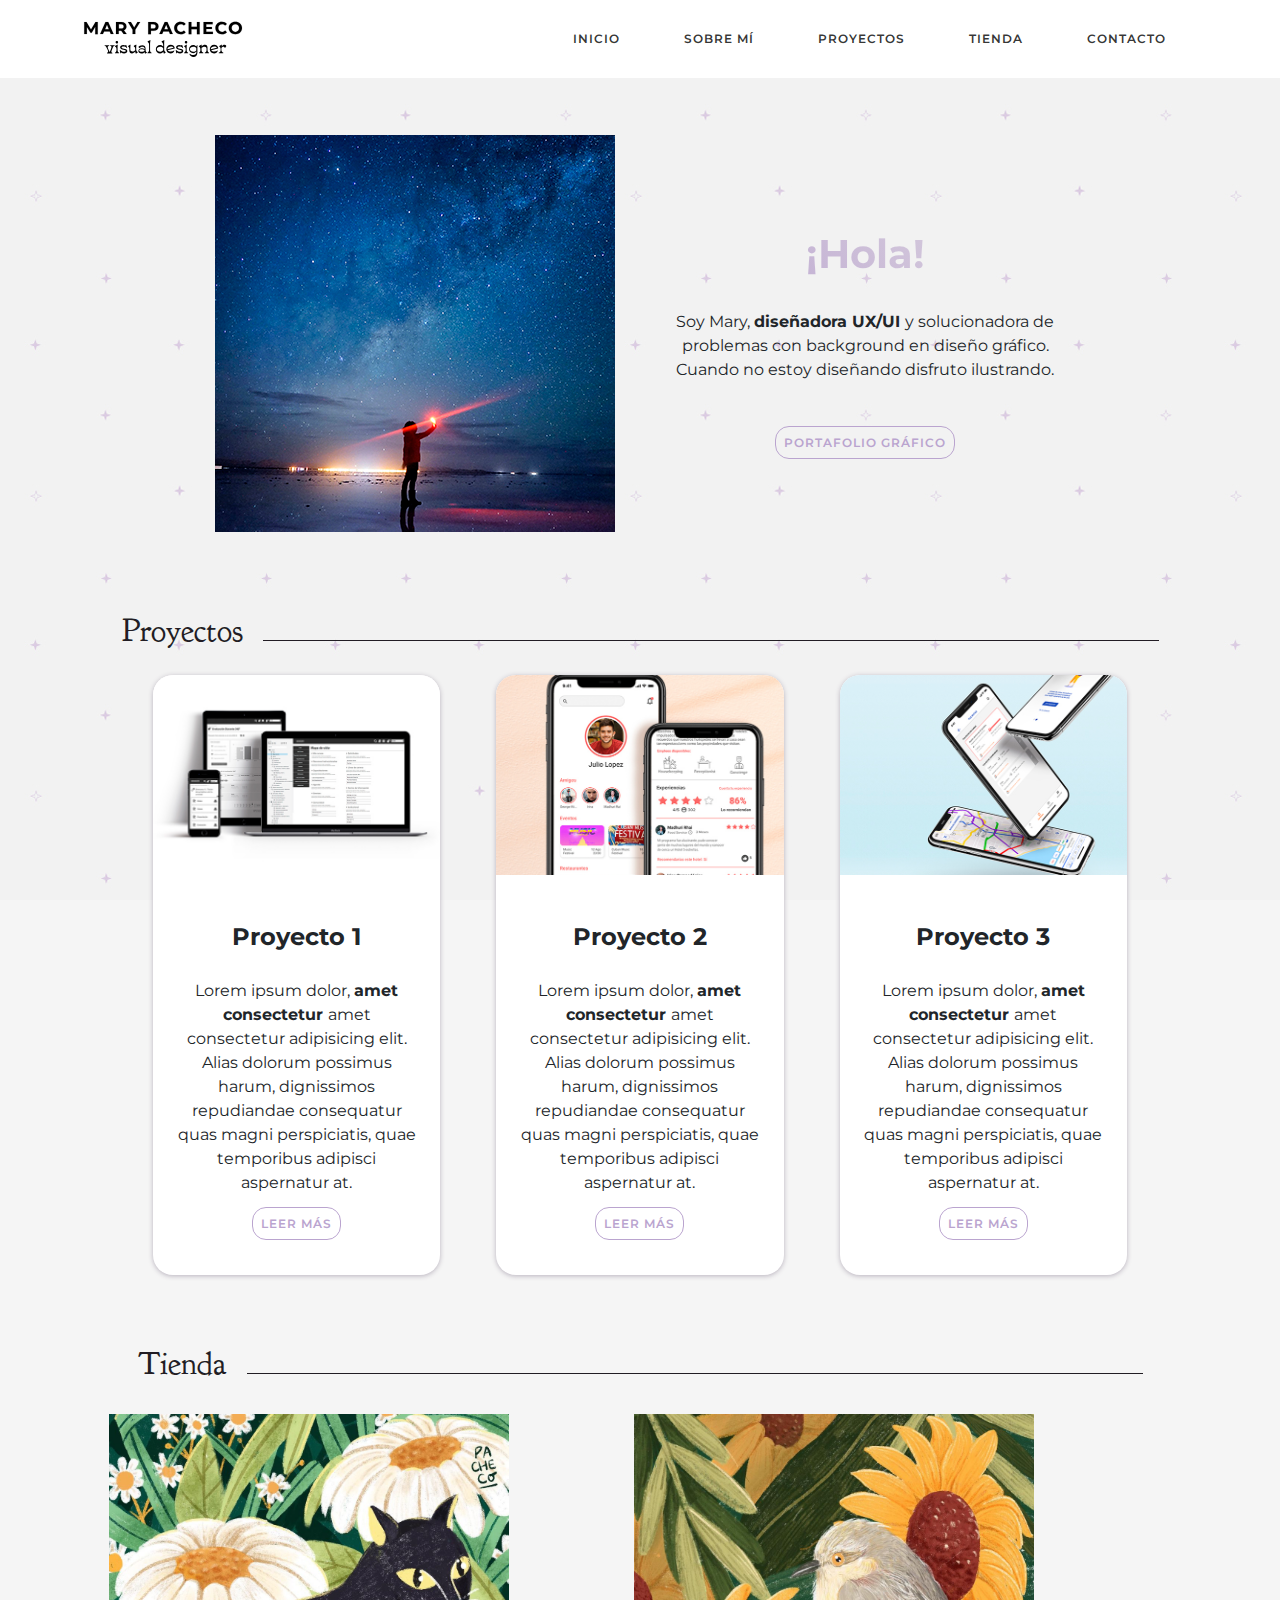
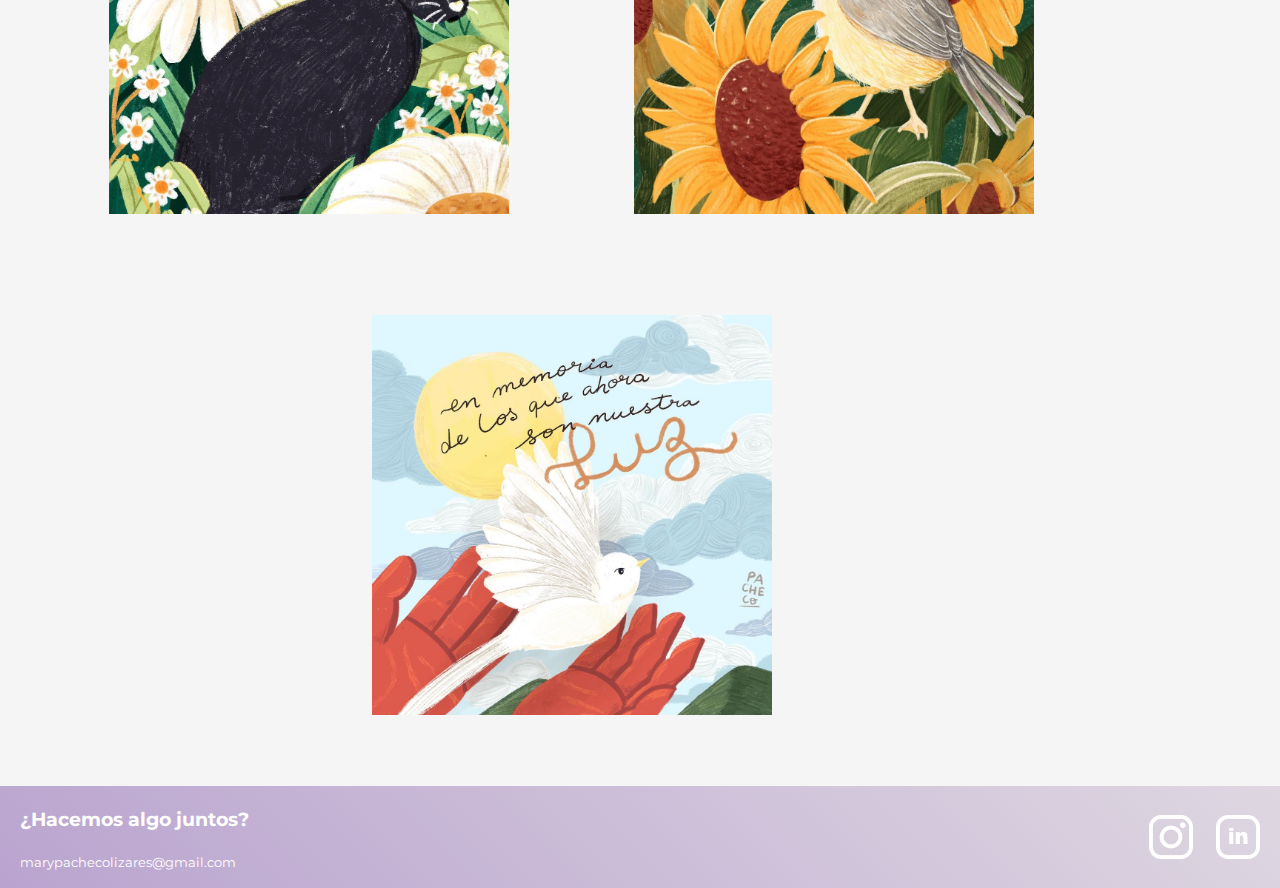
<file: index.html>
<!DOCTYPE html>
<html lang="en">
<head>
    <meta charset="UTF-8">
    <meta http-equiv="X-UA-Compatible" content="IE=edge">
    <meta name="viewport" content="width=device-width, initial-scale=1.0">
    <!------------ etiqueta -------------------------------------->
    <meta name="Keywords"  content="Portafolio UX/UI, Diseñadora UX/UI, diseñador perú, ux/ui perú, mary pacheco">
    <meta name="description" content="¿Estás buscando un diseñador para tu proyecto? Soy Mary Pacheco y tengo más de 7 años de experiencia en el desarrollo de productos digitales. Estemos en contato"> 
    <!------------ CSS -------------------------------------->
    <link rel="stylesheet" href="css/bootstrap.css">
    <link rel="stylesheet" href="css/main.css">
    <!------------ FONTS  -------------------------------------->
    <link rel="preconnect" href="https://fonts.googleapis.com">
    <link rel="preconnect" href="https://fonts.gstatic.com" crossorigin>
    <link href="https://fonts.googleapis.com/css2?family=EB+Garamond:ital,wght@1,400;1,500&family=Montserrat:ital,wght@0,400;0,600;0,700;0,900;1,600;1,700&display=swap" rel="stylesheet">
    <link href="https://fonts.googleapis.com/css2?family=Goudy+Bookletter+1911&display=swap" rel="stylesheet">
    <link rel="shortcut icon" href="public/img/mary_pacheco_favicon.png" type="image/x-icon">
    <!------------ Title  -------------------------------------->
    <title>Mary Pacheco | Visual designer</title>
</head>

 <body>
<!------------NAVEGACIÓN -->

    <nav class="navbar navbar-expand-lg navbar-light fixed-top py-3" data-navbar-on-scroll="data-navbar-on-scroll">
        <div class="container"><a class="navbar-brand" href="index.html"><img src="public/img/logo_mary-02.svg" height="40" alt="mary pacheco visual designer" /></a>
          <button class="navbar-toggler" type="button" data-bs-toggle="collapse" data-bs-target="#navbarSupportedContent" ><span class="navbar-toggler-icon"> </span></button>
           <div class="collapse navbar-collapse mt-4 mt-lg-0" id="navbarSupportedContent">
              <ul class="navbar-nav ms-auto pt-2 pt-lg-0 font-base align-items-lg-center align-items-start">
                <li class="nav-item active px-3 px-xl-4"><a class="nav-link active fw-medium" href="index.html" >Inicio</a></li>
                <li class="nav-item px-3 px-xl-4"><a class="nav-link fw-medium" href="pages/about.html">Sobre mí</a></li>
                <li class="nav-item px-3 px-xl-4"><a class="nav-link fw-medium" href="pages/proyectos.html">Proyectos</a></li>
                <li class="nav-item px-3 px-xl-4"><a class="nav-link fw-medium" href="pages/market.html">Tienda</a></li>
                <li class="nav-item px-3 px-xl-4"><a class="nav-link fw-medium" href="pages/contacto.html">Contacto</a></li>
                </ul> 
            </div>
        </div>
    </nav>


<!------------BANNER PRINCIPAL------------------------>
    <main>
       <section> 
        <div class="div-main-padre"> 
            <div  class="div-main-hijo" >
                <img src="public/img/marypacheco_inicio.jpeg" alt="Mary Pacheco Uyuni">
            </div> 
            <div  class="div-main-hijo" >
                <h1>¡Hola!</h1>  
                <p id="princ-parrafo">Soy Mary, <strong>diseñadora UX/UI </strong> y solucionadora de  problemas con background en diseño gráfico. Cuando no estoy diseñando disfruto ilustrando. 
                <br>
                <br>
                <br>
                <a href="public/img/marypacheco_inicio.jpeg" class="border-button">Portafolio Gráfico</a> 
            </div> 
        </div> 
    
        </section>




<!------------ SECCIÓN PROYECTOS------------------------>
        <div class="">
            <h2 class="div-title">Proyectos</h2>
            <div class="content"> 
                <article class="post">
                    <a href="pages/proyectos-interna.html" > <div class="post-header">
                         <div class="post-img-1"></div></a>
                    </div>
                    <div class="post-body">
                        <h3>Proyecto 1 </h3>
                        <p>Lorem ipsum dolor, <strong> amet consectetur </strong> amet consectetur adipisicing elit. Alias dolorum possimus harum, dignissimos repudiandae consequatur quas magni perspiciatis, quae temporibus adipisci aspernatur at. </p>
                        <a href="pages/proyectos-interna.html" class="border-button" > Leer Más </a>
                    </div>
                </article>
                <article class="post">
                    <a href="pages/proyectos-interna.html" > <div class="post-header">
                        <div class="post-img-2"></div></a>
                    </div>
                    <div class="post-body">
                        <h3>Proyecto 2 </h3>
                        <p>Lorem ipsum dolor, <strong> amet consectetur </strong> amet consectetur adipisicing elit. Alias dolorum possimus harum, dignissimos repudiandae consequatur quas magni perspiciatis, quae temporibus adipisci aspernatur at. </p>
                        <a href="pages/proyectos-interna.html" class="border-button" > Leer Más </a>
                    </div>
                </article>
                <article class="post">
                    <a href="pages/proyectos-interna.html" > <div class="post-header">
                        <div class="post-img-3"></div>
                    </div> </a>
                    <div class="post-body">
                        <h3>Proyecto 3 </h3>
                        <p>Lorem ipsum dolor, <strong> amet consectetur </strong> amet consectetur adipisicing elit. Alias dolorum possimus harum, dignissimos repudiandae consequatur quas magni perspiciatis, quae temporibus adipisci aspernatur at. </p>
                        <a href="pages/proyectos-interna.html" class="border-button" > Leer Más </a>
                    </div>
                </article>
                
            </div>

        </div>
<!------------ TIENDA SECCION ------------------------>   
    <section> 
        <h2 class="">Tienda</h2>
      
        <div class="div-padre d-flex">

            <div class="div-hijo">
                <figure >
                    <img class="img-fluid" src="public/img/gato_flores.jpeg" alt="Proyecto uno">
                    <div class="capa">
                        <h3>Producto 1 </h3>
                        <strong> Precio </strong>
                        <br>
                        <a href="" class="button-right" > + </a>
                    </div> 
                </figure>
            </div>

            <div class="div-hijo ">
                <figure >
                    <img src="public/img/pajaro_ygirasoles.jpeg" alt="Proyecto uno">
                    <div class="capa">
                        <h3>Producto 1 </h3>
                        <strong> Precio </strong>
                        <br>
                        <a href="" class="button-right" > + </a>
                    </div> 
                </figure>
            </div>

            <div class="div-hijo">
                <figure >
                    <img src="public/img/paloma_luz.jpeg" alt="Proyecto uno">
                    <div class="capa">
                        <h3>Producto 1 </h3>
                        <strong> Precio </strong>
                        <br>
                        <a href="" class="button-right" > + </a>
                    </div> 
                </figure>
            </div>

        </div>
    </section> 
    </main>

    <!------------ FOOTER -------------------------------------->
    <footer>   
        <div class="div-footer">
            <div>
                <h3> ¿Hacemos algo juntos?</h4>
                <p> marypachecolizares@gmail.com</p>

            </div> 
            <div>
                <a href="https://www.instagram.com/estoypacheco/?hl=es-la" target="_blank"><img src="public/img/instagram.png" alt="instagram"></a>
                <a href=https://www.linkedin.com/in/marypachecolizares/ target="_blank"><img src="public/img/linkedin.png" alt="linkedin"></a>
            </div>
           
        </div> 
    </footer>
    <script src="https://cdn.jsdelivr.net/npm/@popperjs/core@2.10.2/dist/umd/popper.min.js" integrity="sha384-7+zCNj/IqJ95wo16oMtfsKbZ9ccEh31eOz1HGyDuCQ6wgnyJNSYdrPa03rtR1zdB" crossorigin="anonymous"></script>
    <script src="https://cdn.jsdelivr.net/npm/bootstrap@5.1.3/dist/js/bootstrap.min.js" integrity="sha384-QJHtvGhmr9XOIpI6YVutG+2QOK9T+ZnN4kzFN1RtK3zEFEIsxhlmWl5/YESvpZ13" crossorigin="anonymous"></script> 

</body>
</html>
</file>
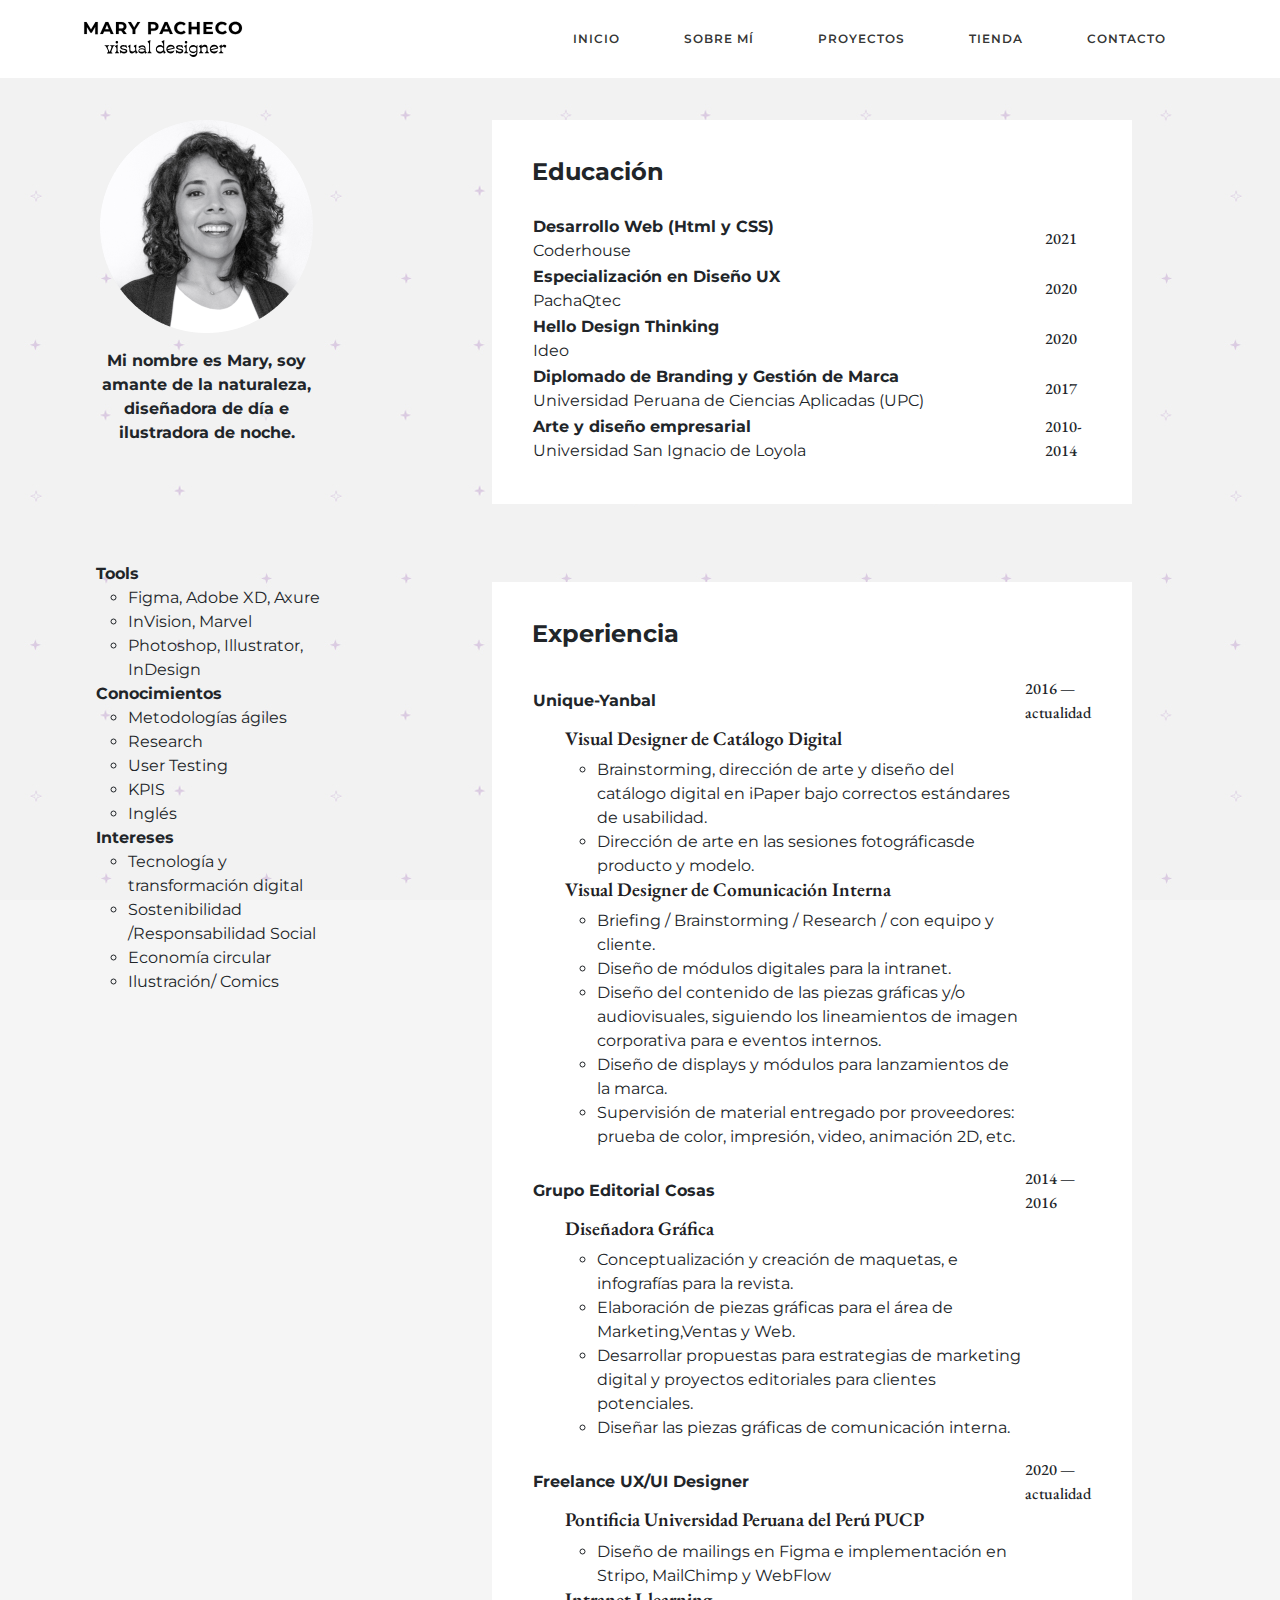
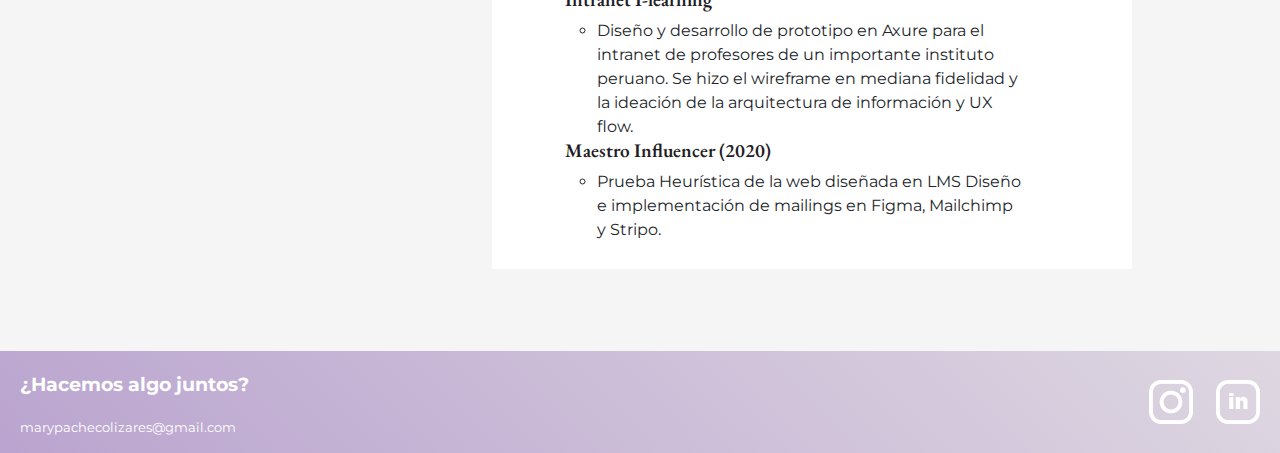
<file: pages/about.html>
<!DOCTYPE html>
<html lang="en">
<head>
    <meta charset="UTF-8">
    <meta http-equiv="X-UA-Compatible" content="IE=edge">
    <meta name="viewport" content="width=device-width, initial-scale=1.0">
    <!------------ etiqueta -------------------------------------->
    <meta name="Keywords"  content="Portafolio UX/UI, Diseñadora UX/UI, diseñador perú, ux/ui perú, mary pacheco">
    <meta name="description" content="¿Estás buscando un diseñador para tu proyecto? Soy Mary Pacheco y tengo más de 7 años de experiencia en el desarrollo de productos digitales. Estemos en contato">  
  
    <!------------ CSS  -------------------------------------->

    <link rel="stylesheet" href="../css/bootstrap.css">
    <link rel="stylesheet" href="../css/main.css">

     <!------------ FONTS  -------------------------------------->
    <link rel="preconnect" href="https://fonts.googleapis.com">
    <link rel="preconnect" href="https://fonts.gstatic.com" crossorigin>
    <link href="https://fonts.googleapis.com/css2?family=EB+Garamond:ital,wght@1,400;1,500&family=Montserrat:ital,wght@0,400;0,600;0,700;0,900;1,600;1,700&display=swap" rel="stylesheet">

   <!------------ FAVICON  -------------------------------------->
   <link rel="shortcut icon" href="../public/img/mary_pacheco_favicon.png" type="image/x-icon">
    <!------------ Title  -------------------------------------->
    <title>Mary Pacheco | About </title>
</head>

<body>
<!------------NAVEGACIÓN -->
    <header>
        <nav class="navbar navbar-expand-lg navbar-light fixed-top py-3" data-navbar-on-scroll="data-navbar-on-scroll">
            <div class="container"><a class="navbar-brand" href="../index.html"><img src="../public/img/logo_mary-02.svg" height="40" alt="mary pacheco visual designer" /></a>
                <button class="navbar-toggler" type="button" data-bs-toggle="collapse" data-bs-target="#navbarSupportedContent" ><span class="navbar-toggler-icon"> </span></button>
                <div class="collapse navbar-collapse mt-4 mt-lg-0" id="navbarSupportedContent">
                    <ul class="navbar-nav ms-auto pt-2 pt-lg-0 font-base align-items-lg-center align-items-start">
                        <li class="nav-item px-3 px-xl-4"><a class="nav-link fw-medium" href="../index.html">Inicio</a></li>
                        <li class="nav-item px-3 px-xl-4"><a class="nav-link fw-medium" href="about.html">Sobre mí</a></li>
                        <li class="nav-item px-3 px-xl-4"><a class="nav-link fw-medium" href="proyectos.html">Proyectos</a></li>
                        <li class="nav-item px-3 px-xl-4"><a class="nav-link fw-medium" href="market.html">Tienda</a></li>
                        <li class="nav-item px-3 px-xl-4"><a class="nav-link fw-medium" href="contacto.html">Contacto</a></li>
                    </ul>
                </div>
            </div>
        </nav>
    </header>
        

      
    <main class="about-grid">

      <div class=" div-main-interno about-left"> <figure> <img src="../public/img/foto_cv.png" alt="">
      </figure> 
         Mi nombre es Mary, soy amante de la naturaleza, diseñadora de día e ilustradora de noche.
     </div>  
     
    
        <div class="about-left-dos"> 
            <ol>
                <li> <strong> Tools </strong>
                    <ul>
                        <li> Figma, Adobe XD, Axure</li>
                        <li> InVision, Marvel</li>
                        <li> Photoshop, Illustrator, InDesign</li>
                                 
                    </ul>
                </li>
                <li> <strong> Conocimientos</strong>
                    <ul>
                        <li> Metodologías ágiles</li>
                        <li> Research</li>
                        <li>User Testing</li>
                        <li> KPIS</li>
                        <li> Inglés </li>
                    </ul>
                </li>
                <li> <strong> Intereses</strong>
                    <ul>
                        <li>Tecnología y transformación digital</li>
                        <li> Sostenibilidad /Responsabilidad Social </li>
                        <li> Economía circular </li>
                        <li> Ilustración/ Comics </li>
                    </ul>
                </li>
            </ul>    
        </div>
        <div class="about-content">
            <h3> Educación </h3>
            <table>
<!--                 <tr >
                    <th class="tableh" >compañía</th>
                    <th class="tableh" >número</th>
                    <th class="tableh">país</th>
                </tr>
     -->
                <tr>
                    <td> <strong>Desarrollo Web (Html y CSS) </strong> 
                        <br> Coderhouse </td>
                    <td class="year">2021</td>
                </tr>
    
                <tr>
                    <td> <strong> Especialización en Diseño UX  </strong>
                        <br> PachaQtec </td>
                    <td class="year">2020</td>
                </tr>
    
                <tr>
                    <td> <strong> Hello Design Thinking  </strong> 
                        <br> Ideo </td>
                    <td class="year">2020</td>
                </tr>
               
                <tr>
                    <td> <strong> Diplomado de Branding y Gestión de Marca</strong>
                        <br> Universidad Peruana de Ciencias Aplicadas (UPC) </td>
                    <td class="year">2017</td>
                </tr>

                <tr>
                    <td><strong> Arte y diseño empresarial  </strong>  
                        <br> Universidad San Ignacio de Loyola </td>
                    <td class="year">2010-2014</td>
                </tr>

            </table>
        </div>
        <br>
        <div class="about-content-dos">
            <h3> Experiencia </h3>
            
            <table class="tabla-ancha">
                <tr>
                    <td> <strong>Unique-Yanbal </strong>                           
                    </td>
                    <td class="year">2016 — actualidad</td>
                </tr>        
                <tr>
                    <td>  
                            <ol>
                                <li>  <h4>  Visual Designer de Catálogo Digital </h4>
                                    <ul>
                                        <li> Brainstorming, dirección de arte y diseño del catálogo digital en iPaper bajo correctos estándares de usabilidad. </li>
                                        <li> Dirección de arte en las sesiones fotográficasde producto y modelo.</li>
                                    </ul>
                                </li>
                                <li> <h4>  Visual Designer de Comunicación Interna </h4>
                                    <ul>
                                        <li> Briefing / Brainstorming / Research / con equipo y cliente. </li>
                                        <li> Diseño de módulos digitales para la intranet.</li>
                                        <li>Diseño del contenido de las piezas gráficas y/o audiovisuales, siguiendo
                                            los lineamientos de imagen corporativa para e eventos internos. </li>
                                        <li> Diseño de displays y módulos para lanzamientos de la marca.</li>
                                        <li> Supervisión de material entregado por proveedores: prueba de color,
                                            impresión, video, animación 2D, etc. </li>
                                    </ul>
                                </li>
                            
                            </ol>
                            
                    </td>
                </tr>
    
                <tr>
                    <td> <strong>Grupo Editorial Cosas </strong>                           
                    </td>
                    <td class="year">2014 — 2016</td>
                </tr>        
                <tr>
                    <td>  
                            <ol>
                                <li>  <h4>  Diseñadora Gráfica </h4>
                                    <ul>
                                        <li> Conceptualización y creación de maquetas, e infografías para la revista.</li>
                                        <li> Elaboración de piezas gráficas para el área de Marketing,Ventas y Web.</li>
                                        <li>Desarrollar propuestas para estrategias de marketing digital
                                        y proyectos editoriales para clientes potenciales.</li>
                                        <li>Diseñar las piezas gráficas de comunicación interna.</li>
                                    </ul>
                                </li>

                            
                            </ol>
                            
                    </td>
                </tr>
                <tr>
                    <td> <strong> Freelance UX/UI Designer</strong>                           
                    </td>
                    <td class="year">2020 — actualidad</td>
                </tr>        
                <tr>
                    <td>  
                            <ol>
                                <li>  <h4>  Pontificia Universidad Peruana del Perú PUCP </h4>
                                    <ul>
                                        <li> Diseño de mailings en Figma e implementación en Stripo, MailChimp y WebFlow </li>
                                    </ul>
                                </li>
                                <li> <h4>  Intranet I-learning </h4>
                                    <ul>
                                        <li> Diseño y desarrollo de prototipo en Axure para el intranet de profesores de un importante instituto peruano. Se hizo el wireframe en mediana fidelidad y la ideación de la arquitectura de información y UX flow. </li>
                                    </ul>
                                </li>
                                <li> <h4> Maestro Influencer (2020)</h4>
                                    <ul>
                                        <li>Prueba Heurística de la web diseñada en LMS
                                           Diseño e implementación de mailings en Figma, Mailchimp y Stripo.
                                        </li>
                                    </ul>
                                </li>
                            </ol>
                            
                    </td>
                </tr>

            </table>
        </div>
    
    
    
    
    
    
    
    </main>

    <footer>   
        <div class="div-footer">
            <div>
                <h3> ¿Hacemos algo juntos?</h4>
                <p> marypachecolizares@gmail.com</p>

            </div> 
            <div>
                <a href="https://www.instagram.com/estoypacheco/?hl=es-la" target="_blank"><img src="../public/img/instagram.png" alt="instagram"></a>
                <a href=https://www.linkedin.com/in/marypachecolizares/ target="_blank"><img src="../public/img/linkedin.png" alt="linkedin"></a>
            </div>
            
        </div> 
    </footer>
    
</body>

</html>
</file>
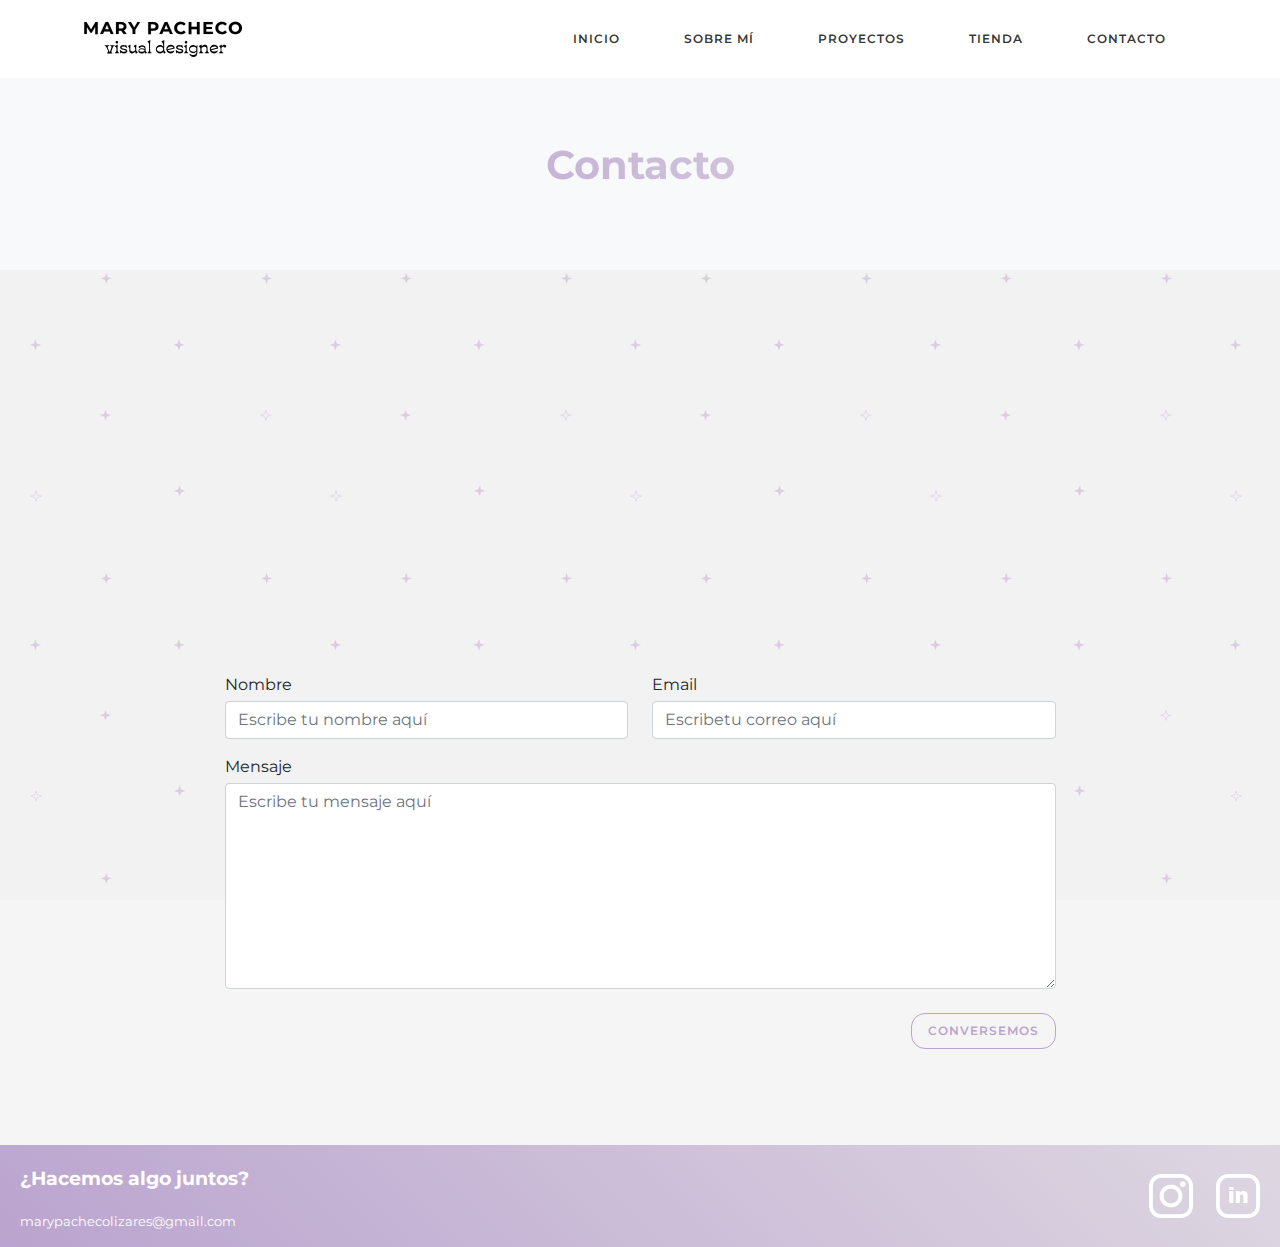
<file: pages/contacto.html>
<!DOCTYPE html>
<html lang="en">
<head>
    <meta charset="UTF-8">
    <meta http-equiv="X-UA-Compatible" content="IE=edge">
    <meta name="viewport" content="width=device-width, initial-scale=1.0">
    <!------------ etiqueta -------------------------------------->
    <meta name="Keywords"  content="Portafolio UX/UI, Diseñadora UX/UI, diseñador perú, ux/ui perú, mary pacheco">
    <meta name="description" content="Si todavía tienes dudas, envíame un mensaje o escríbeme por whatsapp."> 

    <!------------ CSS  -------------------------------------->
    <link rel="stylesheet" href="../css/bootstrap.css">
    <link rel="stylesheet" href="../css/main.css">

    <!------------ FONTS  -------------------------------------->
    <link rel="preconnect" href="https://fonts.googleapis.com">
    <link rel="preconnect" href="https://fonts.gstatic.com" crossorigin>
    <link href="https://fonts.googleapis.com/css2?family=EB+Garamond:ital,wght@1,400;1,500&family=Montserrat:ital,wght@0,400;0,600;0,700;0,900;1,600;1,700&display=swap" rel="stylesheet">

   <!------------ FAVICON  -------------------------------------->
    <link rel="shortcut icon" href="../public/img/mary_pacheco_favicon.png" type="image/x-icon">
    <!------------ Title  -------------------------------------->
    <title>Mary Pacheco | Contacto </title>
</head>

<!------------NAVEGACIÓN -->

<header>
    <nav class="navbar navbar-expand-lg navbar-light fixed-top py-3" data-navbar-on-scroll="data-navbar-on-scroll">
        <div class="container"><a class="navbar-brand" href="../index.html"><img src="../public/img/logo_mary-02.svg" height="40" alt="mary pacheco visual designer" /></a>
            <button class="navbar-toggler" type="button" data-bs-toggle="collapse" data-bs-target="#navbarSupportedContent" ><span class="navbar-toggler-icon"> </span></button>
            <div class="collapse navbar-collapse mt-4 mt-lg-0" id="navbarSupportedContent">
                <ul class="navbar-nav ms-auto pt-2 pt-lg-0 font-base align-items-lg-center align-items-start">
                    <li class="nav-item px-3 px-xl-4"><a class="nav-link fw-medium" href="../index.html">Inicio</a></li>
                    <li class="nav-item px-3 px-xl-4"><a class="nav-link fw-medium" href="about.html">Sobre mí</a></li>
                    <li class="nav-item px-3 px-xl-4"><a class="nav-link fw-medium" href="proyectos.html">Proyectos</a></li>
                    <li class="nav-item px-3 px-xl-4"><a class="nav-link fw-medium" href="market.html">Tienda</a></li>
                    <li class="nav-item px-3 px-xl-4"><a class="nav-link fw-medium" href="contacto.html">Contacto</a></li>
                </ul>
            </div>
        </div>
    </nav>
</header>
    

<body>
        <div class="container-fluid bg-light py-5">
            <div class="col-md-6 m-auto text-center">
                <h1 class="h1"> <br> Contacto</h1>
            </div>
        </div>
    
        <!-- Mapa -->
        <div>
            <iframe src="https://www.google.com/maps/embed?pb=!1m18!1m12!1m3!1d3900.622898858428!2d-77.02197683596181!3d-12.137933946445663!2m3!1f0!2f0!3f0!3m2!1i1024!2i768!4f13.1!3m3!1m2!1s0x9105b7fb1d2a0605%3A0xda9e6dd14b98dfa8!2sTumay%20186%2C%20Lima%2015063!5e0!3m2!1ses-419!2spe!4v1634003838239!5m2!1ses-419!2spe"  style="width: 100%; height: 300px;" allowfullscreen="" loading="lazy"></iframe>
        </div>
       
    
        <!-- Formulario -->
        <div class="container py-5">
            <div class="row py-5">
                <form class="col-md-9 m-auto" method="post" role="form">
                    <div class="row">
                        <div class="form-group col-md-6 mb-3">
                            <label for="inputname">Nombre</label>
                            <input type="text" class="form-control mt-1" id="name" name="Nombre" placeholder="Escribe tu nombre aquí">
                        </div>
                        <div class="form-group col-md-6 mb-3">
                            <label for="inputemail">Email</label>
                            <input type="email" class="form-control mt-1" id="email" name="email" placeholder="Escribetu correo aquí">
                        </div>
                    </div>
                    <div class="mb-3">
                        <label for="inputmessage">Mensaje</label>
                        <textarea class="form-control mt-1" id="message" name="message" placeholder="Escribe tu mensaje aquí" rows="8"></textarea>
                    </div>
                    <div class="row">
                        <div class="col text-end mt-2">
                            <button type="submit" class="btn border-button px-3">Conversemos</button>
                        </div>
                    </div>
                </form>
            </div>
        </div>
        <!-- End Contact -->
<!-- 
    <main >


        <div class="grid-container">  
            <div class="datos"> 
            <h1>Contacto</h1>

           <form >
                <div class="datos"> 
                    <label for="Nombre">Nombre</label>
                    <input type="text" id="nombre" placeholder="Tu nombre" required >
                </div>
                <div class="datos"> 
                    <label for="Teléfono">Teléfono</label>
                    <input type="tel" id="Teléfono" placeholder="Tu teléfono" required>
                </div>
                <div class="datos">
                    <label for="correo">Correo</label>
                    <input type="email" id="Correo" placeholder="Tu correo" required>
                </div>
                <div class="datos">
                    <textarea cols="30" rows="10" placeholder="Escribe tu duda aquí"  ></textarea>
                </div>
                <div class="datos">
                    <input type="submit" value="Enviar">
                    <input type="reset" value="Limpiar">
                </div>
            </form>

            </div> 

            <div class="lateral">    
                <iframe src="https://www.google.com/maps/embed?pb=!1m18!1m12!1m3!1d3900.622898858428!2d-77.02197683596181!3d-12.137933946445663!2m3!1f0!2f0!3f0!3m2!1i1024!2i768!4f13.1!3m3!1m2!1s0x9105b7fb1d2a0605%3A0xda9e6dd14b98dfa8!2sTumay%20186%2C%20Lima%2015063!5e0!3m2!1ses-419!2spe!4v1634003838239!5m2!1ses-419!2spe" width="600" height="450" style="border:0;" allowfullscreen="" loading="lazy"></iframe>
             </div> 
         

        </div> 
    </main> -->


  

    <footer>   
        <div class="div-footer">
            <div>
                <h3> ¿Hacemos algo juntos?</h4>
                <p> marypachecolizares@gmail.com</p>

            </div> 
            <div>
                <a href="https://www.instagram.com/estoypacheco/?hl=es-la" target="_blank"><img src="../public/img/instagram.png" alt="instagram"></a>
                <a href=https://www.linkedin.com/in/marypachecolizares/ target="_blank"><img src="../public/img/linkedin.png" alt="linkedin"></a>
            </div>
            
        </div> 
    </footer>
</body>
</html>
</file>
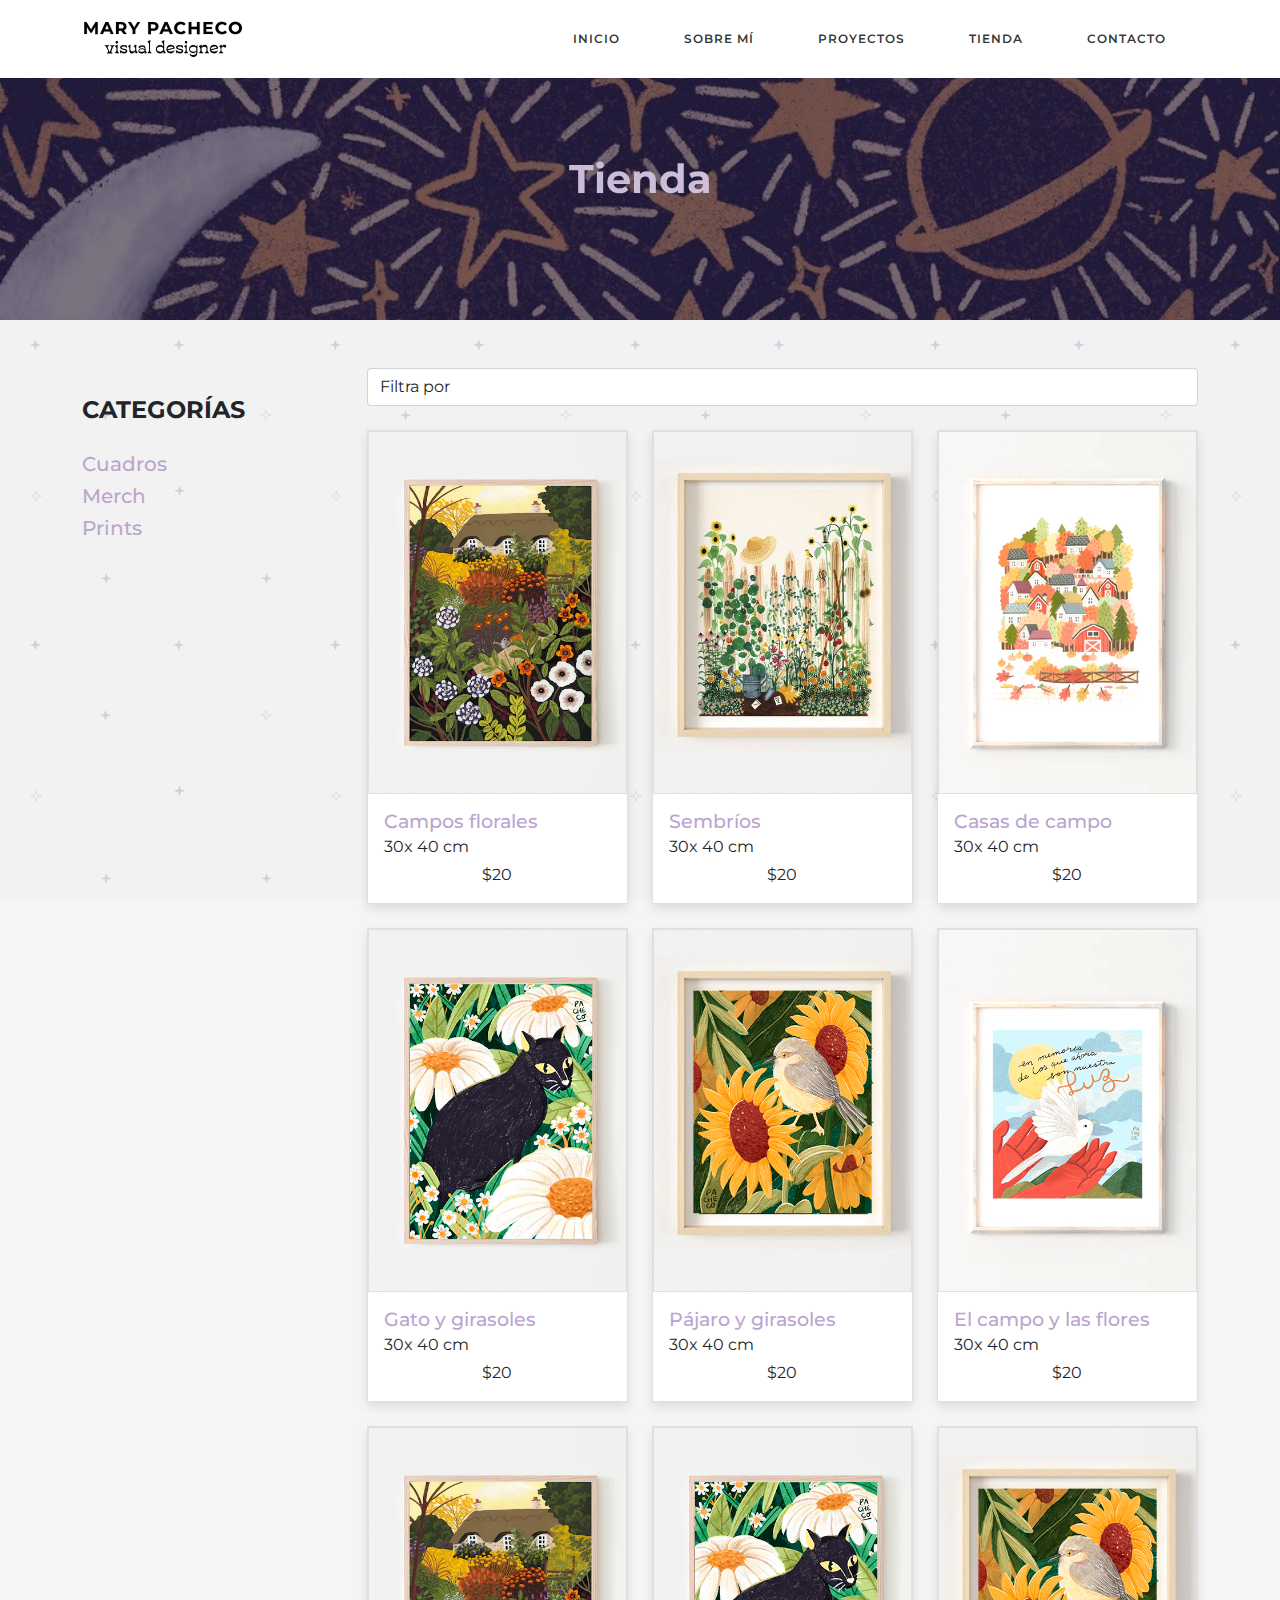
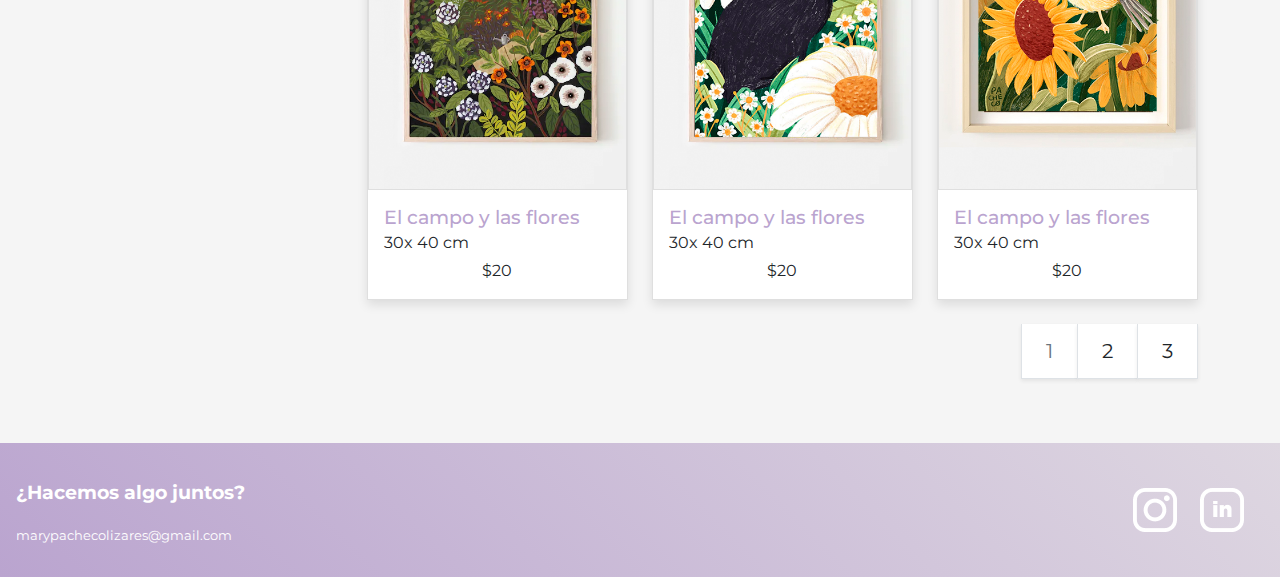
<file: pages/market.html>
<!DOCTYPE html>
<html lang="en">
<head>
    <meta charset="UTF-8">
    <meta http-equiv="X-UA-Compatible" content="IE=edge">
    <meta name="viewport" content="width=device-width, initial-scale=1.0">
  <!------------ etiqueta -------------------------------------->
  <meta name="Keywords"  content="Portafolio UX/UI, Diseñadora UX/UI, diseñador perú, ilustradores perú, merch ilustracion, tienda ilustracion, cuadros de ilustradores, mary pacheco">

  <meta name="description" content="Encuentra el regalo perfecto hecho con las ilustraciones de artistas peruanos. Echa un vistazo aquí."> 
    <!------------ CSS  -------------------------------------->    
   <link rel="stylesheet" href="../css/bootstrap.css">
   <link rel="stylesheet" href="../css/main.css">

 <!------------ FONTS  -------------------------------------->
    <link rel="preconnect" href="https://fonts.googleapis.com">
    <link rel="preconnect" href="https://fonts.gstatic.com" crossorigin>
    <link href="https://fonts.googleapis.com/css2?family=EB+Garamond:ital,wght@1,400;1,500&family=Montserrat:ital,wght@0,400;0,600;0,700;0,900;1,600;1,700&display=swap" rel="stylesheet">
   <!------------ FAVICON  -------------------------------------->
   <link rel="shortcut icon" href="../public/img/mary_pacheco_favicon.png" type="image/x-icon">
    <!------------ Title  -------------------------------------->
    <title>Mary Pacheco | Market</title>
</head>
    
<!------------NAVEGACIÓN -->

<header>
    <nav class="navbar navbar-expand-lg navbar-light fixed-top py-3" data-navbar-on-scroll="data-navbar-on-scroll">
        <div class="container"><a class="navbar-brand" href="../index.html"><img src="../public/img/logo_mary-02.svg" height="40" alt="mary pacheco visual designer" /></a>
            <button class="navbar-toggler" type="button" data-bs-toggle="collapse" data-bs-target="#navbarSupportedContent" ><span class="navbar-toggler-icon"> </span></button>
            <div class="collapse navbar-collapse mt-4 mt-lg-0" id="navbarSupportedContent">
                <ul class="navbar-nav ms-auto pt-2 pt-lg-0 font-base align-items-lg-center align-items-start">
                    <li class="nav-item px-3 px-xl-4"><a class="nav-link fw-medium" href="../index.html">Inicio</a></li>
                    <li class="nav-item px-3 px-xl-4"><a class="nav-link fw-medium" href="about.html">Sobre mí</a></li>
                    <li class="nav-item px-3 px-xl-4"><a class="nav-link fw-medium" href="proyectos.html">Proyectos</a></li>
                    <li class="nav-item px-3 px-xl-4"><a class="nav-link fw-medium" href="market.html">Tienda</a></li>
                    <li class="nav-item px-3 px-xl-4"><a class="nav-link fw-medium" href="contacto.html">Contacto</a></li>
                </ul>
            </div>
        </div>
    </nav>
</header>
    

    <main>
        <DIV class="banner-tienda"> 
            
            <img src="../public/img/banner_tienda.jpeg" alt=""> 
            <div class="h1-centrado" >  <h1>Tienda</h1>
            
        </DIV>
        
    </main>
    <section> 
 
          
<!-- Start Content -->
    <div class="container py-5">
        <div class="row">

            <div class="col-lg-3">
                <h3>CATEGORÍAS </h1>
                <ul class="list-unstyled text-decoration-none" >
                   <li>  <a href=" " class="list-unstyled text-decoration-none link-success" > <h5> Cuadros </h5></a>  </li>
                   <li>  <a href=" " class="list-unstyled text-decoration-none link-success" > <h5> Merch </h5></a>  </li>
                   <li>  <a href=" " class="list-unstyled text-decoration-none link-success" > <h5> Prints </h5></a>  </li>
                  
                </ul>

            </div>

            <div class="col-lg-9">
                <div class="row">
  
                    <div class="col-md-12 pb-4">
                        <div class="d-flex">
                            <select class="form-control">
                                <option>Filtra por</option>
                                <option>A to Z</option>
                                <option>Precio más bajo primero</option>
                            </select>
                        </div>
                    </div>
                </div>
          <!-- CARDS ------------------------------------------------ -->
                <div class="row">
                    <div class="col-md-4"> 
                        <div class="card mb-4 product-wap rounded-0">
                            <div class="card rounded-0">
                                <img class="card-img rounded-0 img-fluid" src="../public/img/tienda-1.png">
                                <div class="card-img-overlay rounded-0 product-overlay d-flex align-items-center justify-content-center">
                                    <ul class="list-unstyled">
                                        <li><a class="btn btn-success  mt-3 " href=""><img src="../public/img/icon--shop.png" alt=""> </a></li>
                                        <li><a class=" btn btn-success  mt-3 " href=""><img src="../public/img/icon-share.png" alt=""> </a></li>
                                    </ul>
                                </div>
                            </div>
                            <div class="card-body"> 
                                <a href="shop-single.html" class="h4 text-decoration-none">Campos florales</a>
                                <ul class="w-100 list-unstyled d-flex justify-content-between mb-0">
                                    <li>30x 40 cm</li>
                                </ul>
                                <ul class="list-unstyled d-flex justify-content-center mb-1">
                                </ul>
                                <p class="text-center mb-0">$20</p>
                            </div> 
                        </div>
                    </div>
                    <div class="col-md-4"> 
                        <div class="card mb-4 product-wap rounded-0">
                            <div class="card rounded-0">
                                <img class="card-img rounded-0 img-fluid" src="../public/img/tienda-2.png">
                                <div class="card-img-overlay rounded-0 product-overlay d-flex align-items-center justify-content-center">
                                    <ul class="list-unstyled">
                                        <li><a class="btn btn-success  mt-3 " href=""><img src="../public/img/icon--shop.png" alt=""> </a></li>
                                        <li><a class=" btn btn-success  mt-3 " href=""><img src="../public/img/icon-share.png" alt=""> </a></li>
                                    </ul>
                                </div>
                            </div>
                            <div class="card-body"> 
                                <a href="shop-single.html" class="h4 text-decoration-none">Sembríos</a>
                                <ul class="w-100 list-unstyled d-flex justify-content-between mb-0">
                                    <li>30x 40 cm</li>
                                </ul>
                                <ul class="list-unstyled d-flex justify-content-center mb-1">
                                </ul>
                                <p class="text-center mb-0">$20</p>
                            </div> 
                        </div>
                    </div>
                    <div class="col-md-4"> 
                        <div class="card mb-4 product-wap rounded-0">
                            <div class="card rounded-0">
                                <img class="card-img rounded-0 img-fluid" src="../public/img/tienda-3.png">
                                <div class="card-img-overlay rounded-0 product-overlay d-flex align-items-center justify-content-center">
                                    <ul class="list-unstyled">
                                        <li><a class="btn btn-success  mt-3 " href=""><img src="../public/img/icon--shop.png" alt=""> </a></li>
                                        <li><a class=" btn btn-success  mt-3 " href=""><img src="../public/img/icon-share.png" alt=""> </a></li>
                                    </ul>
                                </div>
                            </div>
                            <div class="card-body"> 
                                <a href="shop-single.html" class="h4 text-decoration-none">Casas de campo</a>
                                <ul class="w-100 list-unstyled d-flex justify-content-between mb-0">
                                    <li>30x 40 cm</li>
                                </ul>
                                <ul class="list-unstyled d-flex justify-content-center mb-1">
                                </ul>
                                <p class="text-center mb-0">$20</p>
                            </div> 
                        </div>
                    </div>
                    <div class="col-md-4"> 
                        <div class="card mb-4 product-wap rounded-0">
                            <div class="card rounded-0">
                                <img class="card-img rounded-0 img-fluid" src="../public/img/tienda-4.png">
                                <div class="card-img-overlay rounded-0 product-overlay d-flex align-items-center justify-content-center">
                                    <ul class="list-unstyled">
                                        <li><a class="btn btn-success  mt-3 " href=""><img src="../public/img/icon--shop.png" alt=""> </a></li>
                                        <li><a class=" btn btn-success  mt-3 " href=""><img src="../public/img/icon-share.png" alt=""> </a></li>
                                    </ul>
                                </div>
                            </div>
                            <div class="card-body"> 
                                <a href="shop-single.html" class="h4 text-decoration-none">Gato y girasoles</a>
                                <ul class="w-100 list-unstyled d-flex justify-content-between mb-0">
                                    <li>30x 40 cm</li>
                                </ul>
                                <ul class="list-unstyled d-flex justify-content-center mb-1">
                                </ul>
                                <p class="text-center mb-0">$20</p>
                            </div> 
                        </div>
                    </div>
                    <div class="col-md-4"> 
                        <div class="card mb-4 product-wap rounded-0">
                            <div class="card rounded-0">
                                <img class="card-img rounded-0 img-fluid" src="../public/img/tienda-5.png">
                                <div class="card-img-overlay rounded-0 product-overlay d-flex align-items-center justify-content-center">
                                    <ul class="list-unstyled">
                                        <li><a class="btn btn-success  mt-3 " href=""><img src="../public/img/icon--shop.png" alt=""> </a></li>
                                        <li><a class=" btn btn-success  mt-3 " href=""><img src="../public/img/icon-share.png" alt=""> </a></li>
                                    </ul>
                                </div>
                            </div>
                            <div class="card-body"> 
                                <a href="shop-single.html" class="h4 text-decoration-none">Pájaro y girasoles</a>
                                <ul class="w-100 list-unstyled d-flex justify-content-between mb-0">
                                    <li>30x 40 cm</li>
                                </ul>
                                <ul class="list-unstyled d-flex justify-content-center mb-1">
                                </ul>
                                <p class="text-center mb-0">$20</p>
                            </div> 
                        </div>
                    </div>
                    <div class="col-md-4"> 
                        <div class="card mb-4 product-wap rounded-0">
                            <div class="card rounded-0">
                                <img class="card-img rounded-0 img-fluid" src="../public/img/tienda-6.png">
                                <div class="card-img-overlay rounded-0 product-overlay d-flex align-items-center justify-content-center">
                                    <ul class="list-unstyled">
                                        <li><a class="btn btn-success  mt-3 " href=""><img src="../public/img/icon--shop.png" alt=""> </a></li>
                                        <li><a class=" btn btn-success  mt-3 " href=""><img src="../public/img/icon-share.png" alt=""> </a></li>
                                    </ul>
                                </div>
                            </div>
                            <div class="card-body"> 
                                <a href="shop-single.html" class="h4 text-decoration-none">El campo y las flores</a>
                                <ul class="w-100 list-unstyled d-flex justify-content-between mb-0">
                                    <li>30x 40 cm</li>
                                </ul>
                                <ul class="list-unstyled d-flex justify-content-center mb-1">
                                </ul>
                                <p class="text-center mb-0">$20</p>
                            </div> 
                        </div>
                    </div>
                    <div class="col-md-4"> 
                        <div class="card mb-4 product-wap rounded-0">
                            <div class="card rounded-0">
                                <img class="card-img rounded-0 img-fluid" src="../public/img/tienda-1.png">
                                <div class="card-img-overlay rounded-0 product-overlay d-flex align-items-center justify-content-center">
                                    <ul class="list-unstyled">
                                        <li><a class="btn btn-success  mt-3 " href=""><img src="../public/img/icon--shop.png" alt=""> </a></li>
                                        <li><a class=" btn btn-success  mt-3 " href=""><img src="../public/img/icon-share.png" alt=""> </a></li>
                                    </ul>
                                </div>
                            </div>
                            <div class="card-body"> 
                                <a href="shop-single.html" class="h4 text-decoration-none">El campo y las flores</a>
                                <ul class="w-100 list-unstyled d-flex justify-content-between mb-0">
                                    <li>30x 40 cm</li>
                                </ul>
                                <ul class="list-unstyled d-flex justify-content-center mb-1">
                                </ul>
                                <p class="text-center mb-0">$20</p>
                            </div> 
                        </div>
                    </div>
                    <div class="col-md-4"> 
                        <div class="card mb-4 product-wap rounded-0">
                            <div class="card rounded-0">
                                <img class="card-img rounded-0 img-fluid" src="../public/img/tienda-4.png">
                                <div class="card-img-overlay rounded-0 product-overlay d-flex align-items-center justify-content-center">
                                    <ul class="list-unstyled">
                                        <li><a class="btn btn-success  mt-3 " href=""><img src="../public/img/icon--shop.png" alt=""> </a></li>
                                        <li><a class=" btn btn-success  mt-3 " href=""><img src="../public/img/icon-share.png" alt=""> </a></li>
                                    </ul>
                                </div>
                            </div>
                            <div class="card-body"> 
                                <a href="shop-single.html" class="h4 text-decoration-none">El campo y las flores</a>
                                <ul class="w-100 list-unstyled d-flex justify-content-between mb-0">
                                    <li>30x 40 cm</li>
                                </ul>
                                <ul class="list-unstyled d-flex justify-content-center mb-1">
                                </ul>
                                <p class="text-center mb-0">$20</p>
                            </div> 
                        </div>
                    </div>
                    <div class="col-md-4"> 
                        <div class="card mb-4 product-wap rounded-0">
                            <div class="card rounded-0">
                                <img class="card-img rounded-0 img-fluid" src="../public/img/tienda-5.png">
                                <div class="card-img-overlay rounded-0 product-overlay d-flex align-items-center justify-content-center">
                                    <ul class="list-unstyled">
                                        <li><a class="btn btn-success  mt-3 " href=""><img src="../public/img/icon--shop.png" alt=""> </a></li>
                                        <li><a class=" btn btn-success  mt-3 " href=""><img src="../public/img/icon-share.png" alt=""> </a></li>
                                    </ul>
                                </div>
                            </div>
                            <div class="card-body"> 
                                <a href="shop-single.html" class="h4 text-decoration-none">El campo y las flores</a>
                                <ul class="w-100 list-unstyled d-flex justify-content-between mb-0">
                                    <li>30x 40 cm</li>
                                </ul>
                                <ul class="list-unstyled d-flex justify-content-center mb-1">
                                </ul>
                                <p class="text-center mb-0">$20</p>
                            </div> 
                        </div>
                    </div>
                </div>
                <div div="row">
                    <ul class="pagination pagination-lg justify-content-end">
                        <li class="page-item disabled">
                            <a class="page-link active rounded-0 mr-3 shadow-sm border-top-0 border-left-0" href="#" tabindex="-1">1</a>
                        </li>
                        <li class="page-item">
                            <a class="page-link rounded-0 mr-3 shadow-sm border-top-0 border-left-0 text-dark" href="#">2</a>
                        </li>
                        <li class="page-item">
                            <a class="page-link rounded-0 shadow-sm border-top-0 border-left-0 text-dark" href="#">3</a>
                        </li>
                    </ul>
                </div>
            </div>

        </div>
    </div>
    <!-- End Content -->

    <footer>   
        <div class="div-footer p-3">
            <div>
                <h3> ¿Hacemos algo juntos?</h4>
                <p> marypachecolizares@gmail.com</p>

            </div> 
            <div>
                <a href="https://www.instagram.com/estoypacheco/?hl=es-la" target="_blank"><img src="../public/img/instagram.png" alt="instagram"></a>
                <a href=https://www.linkedin.com/in/marypachecolizares/ target="_blank"><img src="../public/img/linkedin.png" alt="linkedin"></a>
            </div>
            
        </div> 
    </footer>
    <script src="https://cdn.jsdelivr.net/npm/@popperjs/core@2.10.2/dist/umd/popper.min.js" integrity="sha384-7+zCNj/IqJ95wo16oMtfsKbZ9ccEh31eOz1HGyDuCQ6wgnyJNSYdrPa03rtR1zdB" crossorigin="anonymous"></script>
    <script src="https://cdn.jsdelivr.net/npm/bootstrap@5.1.3/dist/js/bootstrap.min.js" integrity="sha384-QJHtvGhmr9XOIpI6YVutG+2QOK9T+ZnN4kzFN1RtK3zEFEIsxhlmWl5/YESvpZ13" crossorigin="anonymous"></script> 
</body>
</html>
</file>
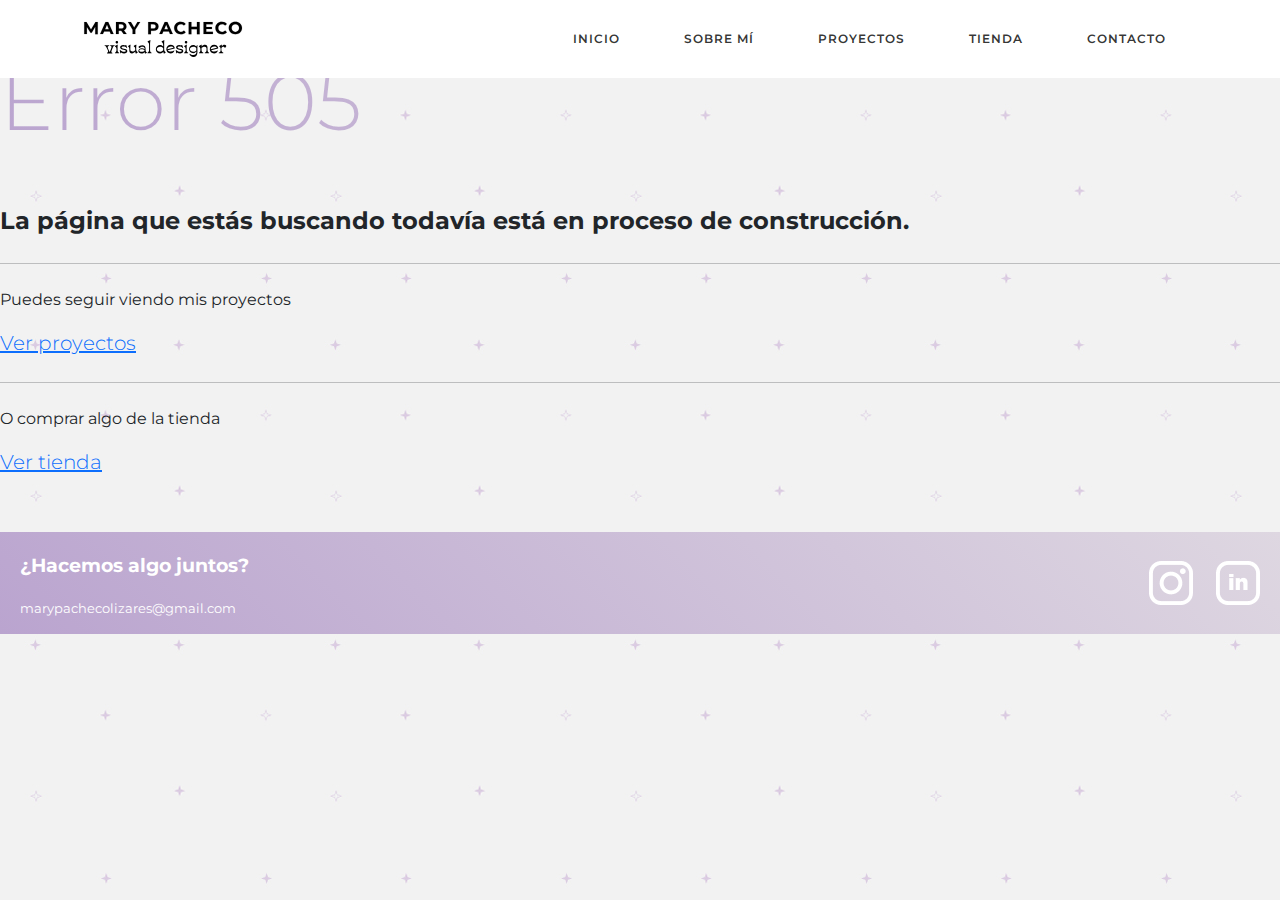
<file: pages/paginadeerror.html>
<!DOCTYPE html>
<html lang="en">
<head>
    <meta charset="UTF-8">
    <meta http-equiv="X-UA-Compatible" content="IE=edge">
    <meta name="viewport" content="width=device-width, initial-scale=1.0">
    <!------------ etiqueta -------------------------------------->
    <meta name="Keywords"  content="Portafolio UX/UI, Diseñadora UX/UI, diseñador perú, ux/ui perú, mary pacheco">
    <meta name="description" content="¿Estás buscando un diseñador para tu proyecto? Soy Mary Pacheco y tengo más de 7 años de experiencia en el desarrollo de productos digitales. Estemos en contato">  
  
    <!------------ CSS  -------------------------------------->

    <link rel="stylesheet" href="../css/bootstrap.css">
    <link rel="stylesheet" href="../css/main.css">

     <!------------ FONTS  -------------------------------------->
    <link rel="preconnect" href="https://fonts.googleapis.com">
    <link rel="preconnect" href="https://fonts.gstatic.com" crossorigin>
    <link href="https://fonts.googleapis.com/css2?family=EB+Garamond:ital,wght@1,400;1,500&family=Montserrat:ital,wght@0,400;0,600;0,700;0,900;1,600;1,700&display=swap" rel="stylesheet">

   <!------------ FAVICON  -------------------------------------->
   <link rel="shortcut icon" href="../public/img/mary_pacheco_favicon.png" type="image/x-icon">
    <!------------ Title  -------------------------------------->
    <title>Mary Pacheco | About </title>
</head>

<body>
<!------------NAVEGACIÓN -->
    <header>
        <nav class="navbar navbar-expand-lg navbar-light fixed-top py-3" data-navbar-on-scroll="data-navbar-on-scroll">
            <div class="container"><a class="navbar-brand" href="../index.html"><img src="../public/img/logo_mary-02.svg" height="40" alt="mary pacheco visual designer" /></a>
                <button class="navbar-toggler" type="button" data-bs-toggle="collapse" data-bs-target="#navbarSupportedContent" ><span class="navbar-toggler-icon"> </span></button>
                <div class="collapse navbar-collapse mt-4 mt-lg-0" id="navbarSupportedContent">
                    <ul class="navbar-nav ms-auto pt-2 pt-lg-0 font-base align-items-lg-center align-items-start">
                        <li class="nav-item px-3 px-xl-4"><a class="nav-link fw-medium" href="../index.html">Inicio</a></li>
                        <li class="nav-item px-3 px-xl-4"><a class="nav-link fw-medium" href="about.html">Sobre mí</a></li>
                        <li class="nav-item px-3 px-xl-4"><a class="nav-link fw-medium" href="proyectos.html">Proyectos</a></li>
                        <li class="nav-item px-3 px-xl-4"><a class="nav-link fw-medium" href="market.html">Tienda</a></li>
                        <li class="nav-item px-3 px-xl-4"><a class="nav-link fw-medium" href="contacto.html">Contacto</a></li>
                    </ul>
                </div>
            </div>
        </nav>
    </header>
        
    <div class="jumbotron">
        <h1 class="display-1"> Error 505</h1>
        <h3>La página que estás buscando todavía está en proceso de construcción.</h3>
        <hr class="my-4">
        <p>Puedes seguir viendo mis proyectos</p>
        <p class="lead">
            <a href="proyectos.html" class="boton efecto"  > Ver proyectos</a> 
        </p>
        <hr class="my-4">
        <p>O comprar algo de la tienda</p>
        <p class="lead">
            <a href="proyectos.html" class="boton efecto" >Ver tienda</a> 

        </p>
      </div>
      
    <main class="about-grid">
    
    </main>

    <footer>   
        <div class="div-footer">
            <div>
                <h3> ¿Hacemos algo juntos?</h4>
                <p> marypachecolizares@gmail.com</p>

            </div> 
            <div>
                <a href="https://www.instagram.com/estoypacheco/?hl=es-la" target="_blank"><img src="../public/img/instagram.png" alt="instagram"></a>
                <a href=https://www.linkedin.com/in/marypachecolizares/ target="_blank"><img src="../public/img/linkedin.png" alt="linkedin"></a>
            </div>
            
        </div> 
    </footer>
    <script src="https://cdn.jsdelivr.net/npm/@popperjs/core@2.10.2/dist/umd/popper.min.js" integrity="sha384-7+zCNj/IqJ95wo16oMtfsKbZ9ccEh31eOz1HGyDuCQ6wgnyJNSYdrPa03rtR1zdB" crossorigin="anonymous"></script>
    <script src="https://cdn.jsdelivr.net/npm/bootstrap@5.1.3/dist/js/bootstrap.min.js" integrity="sha384-QJHtvGhmr9XOIpI6YVutG+2QOK9T+ZnN4kzFN1RtK3zEFEIsxhlmWl5/YESvpZ13" crossorigin="anonymous"></script> 
  
</body>

</html>
</file>
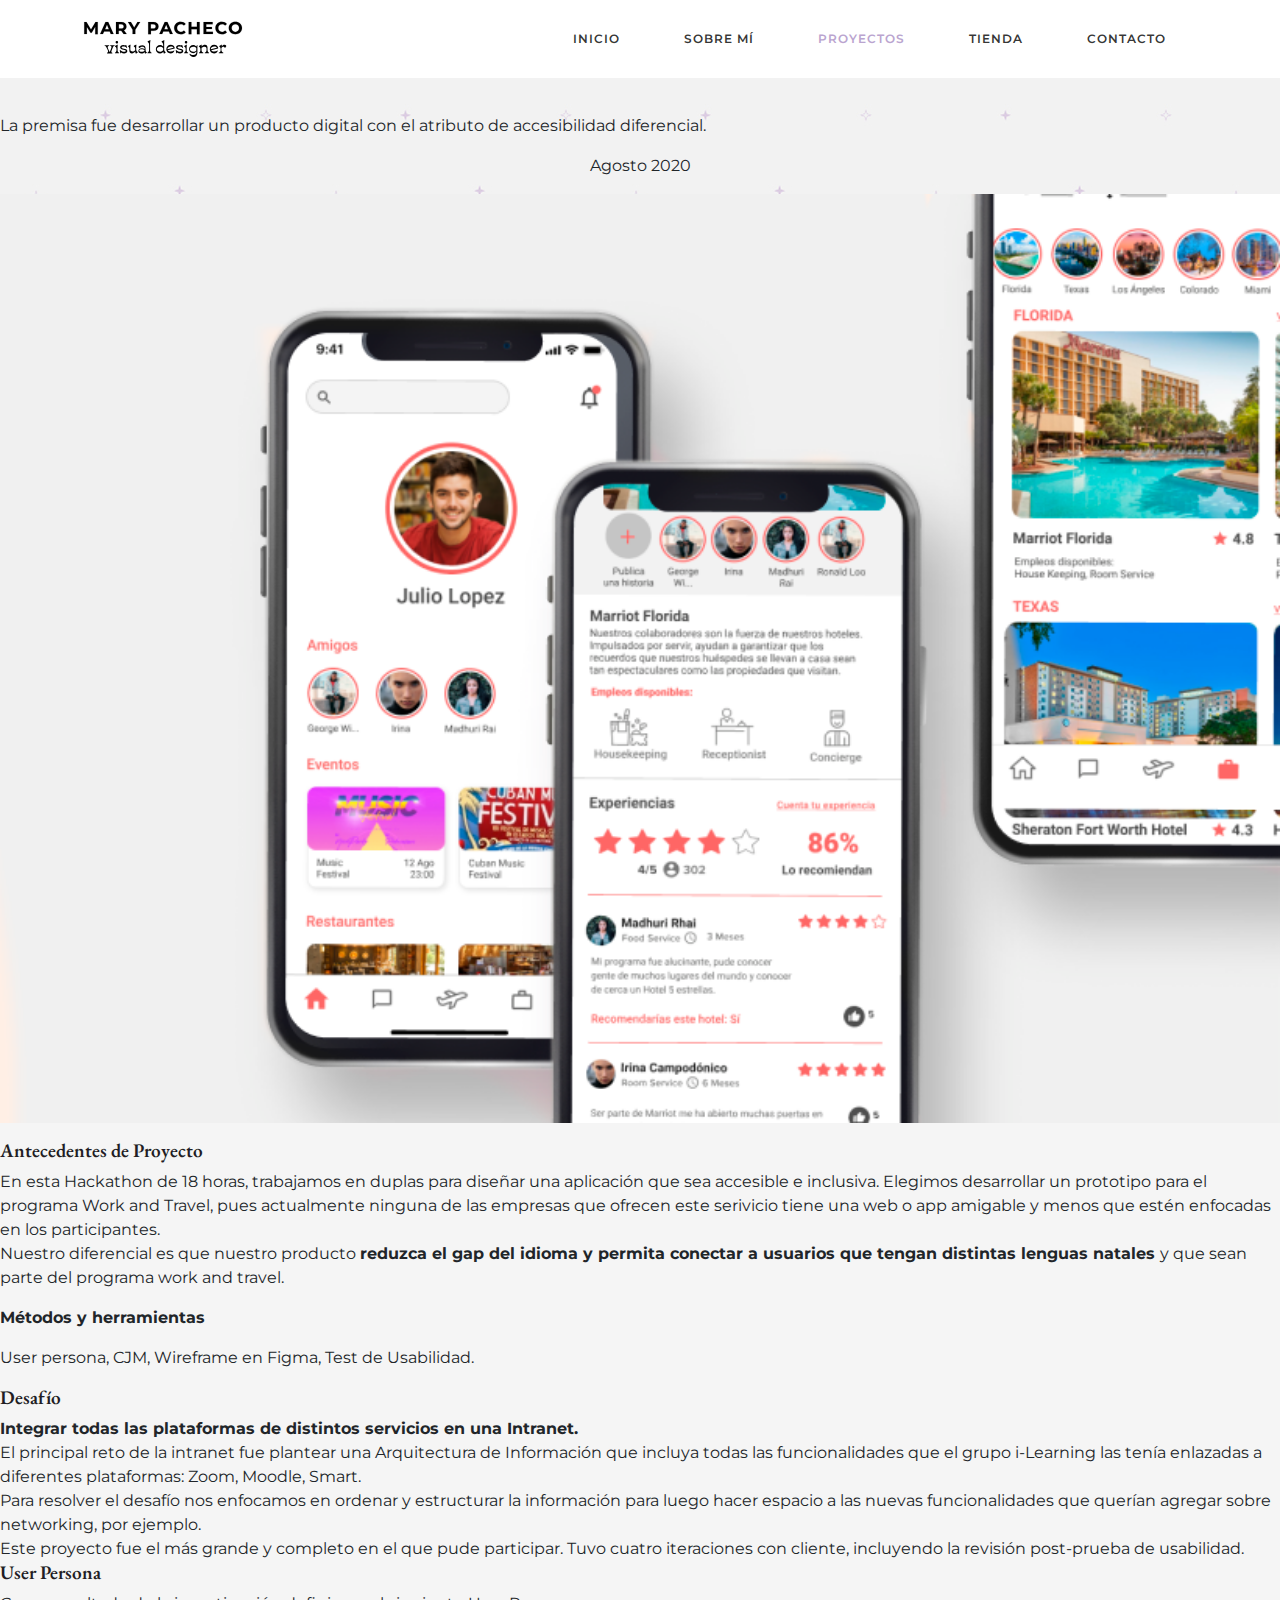
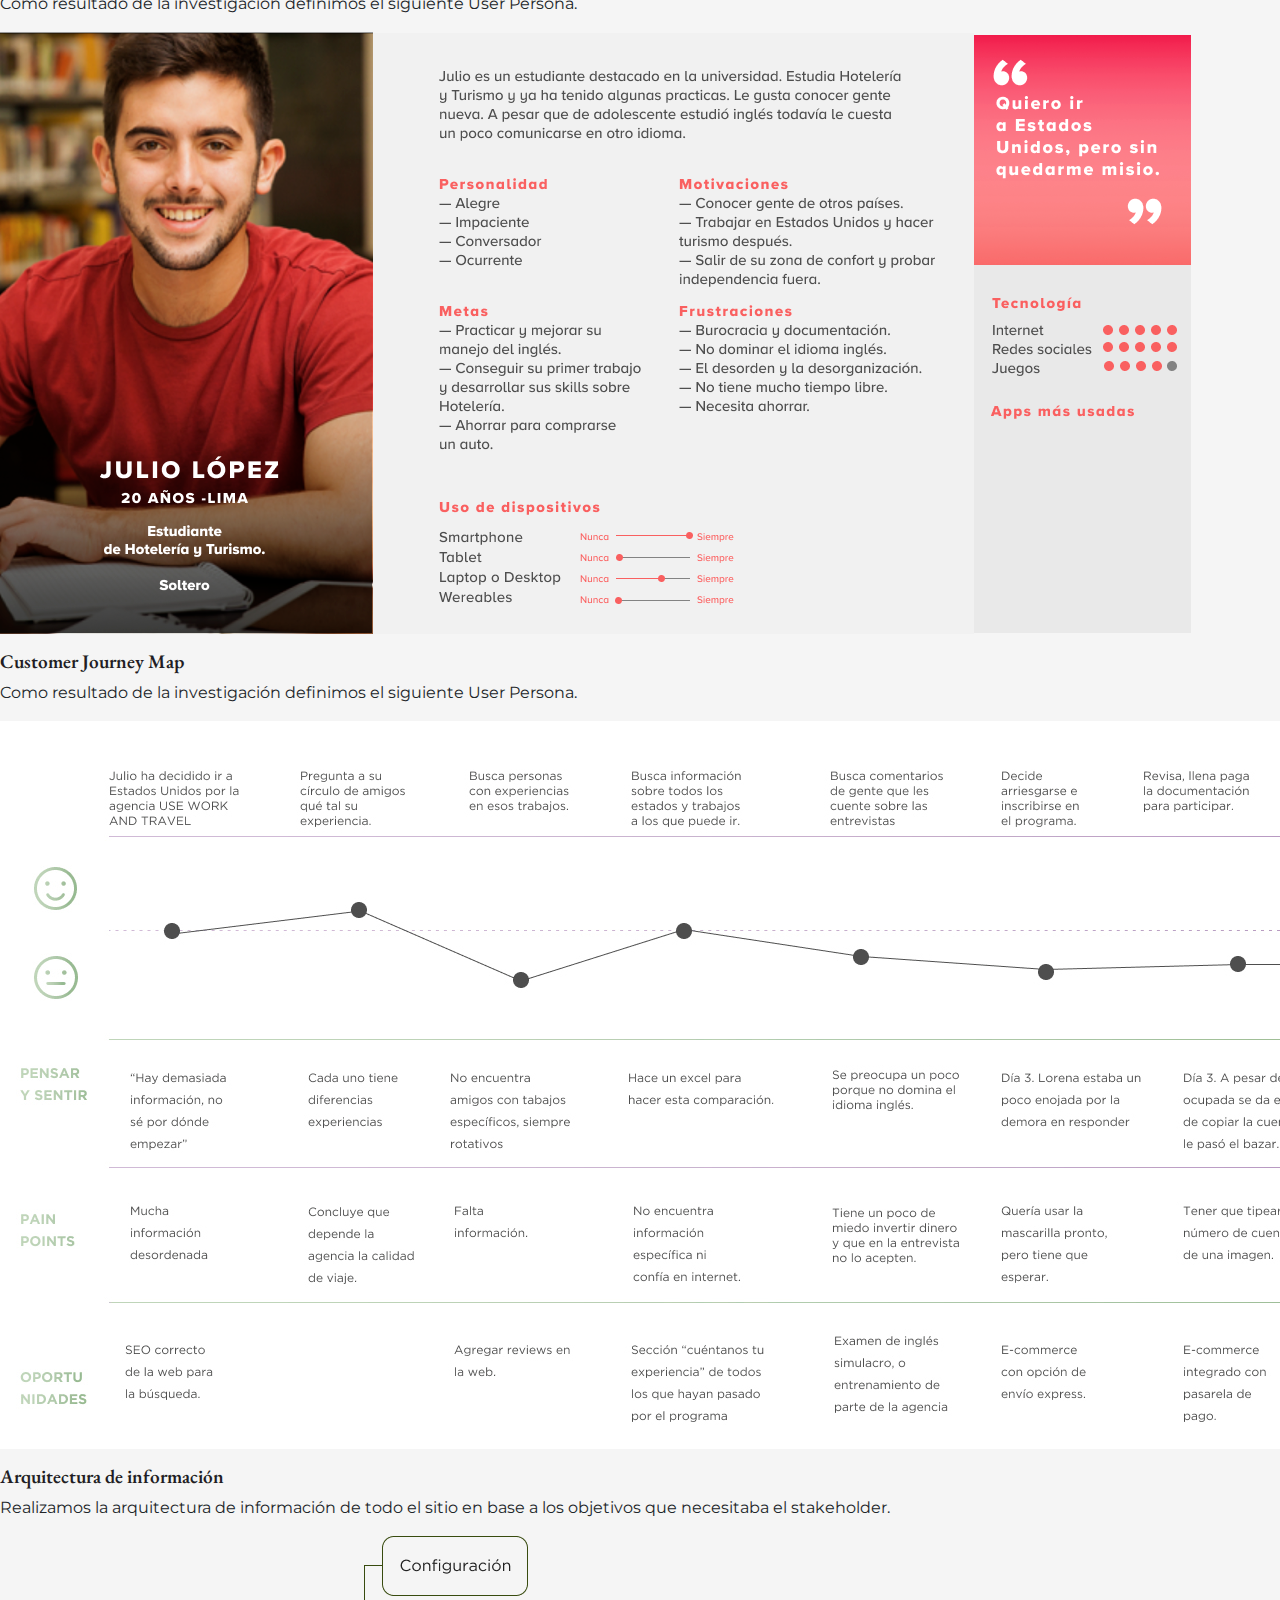
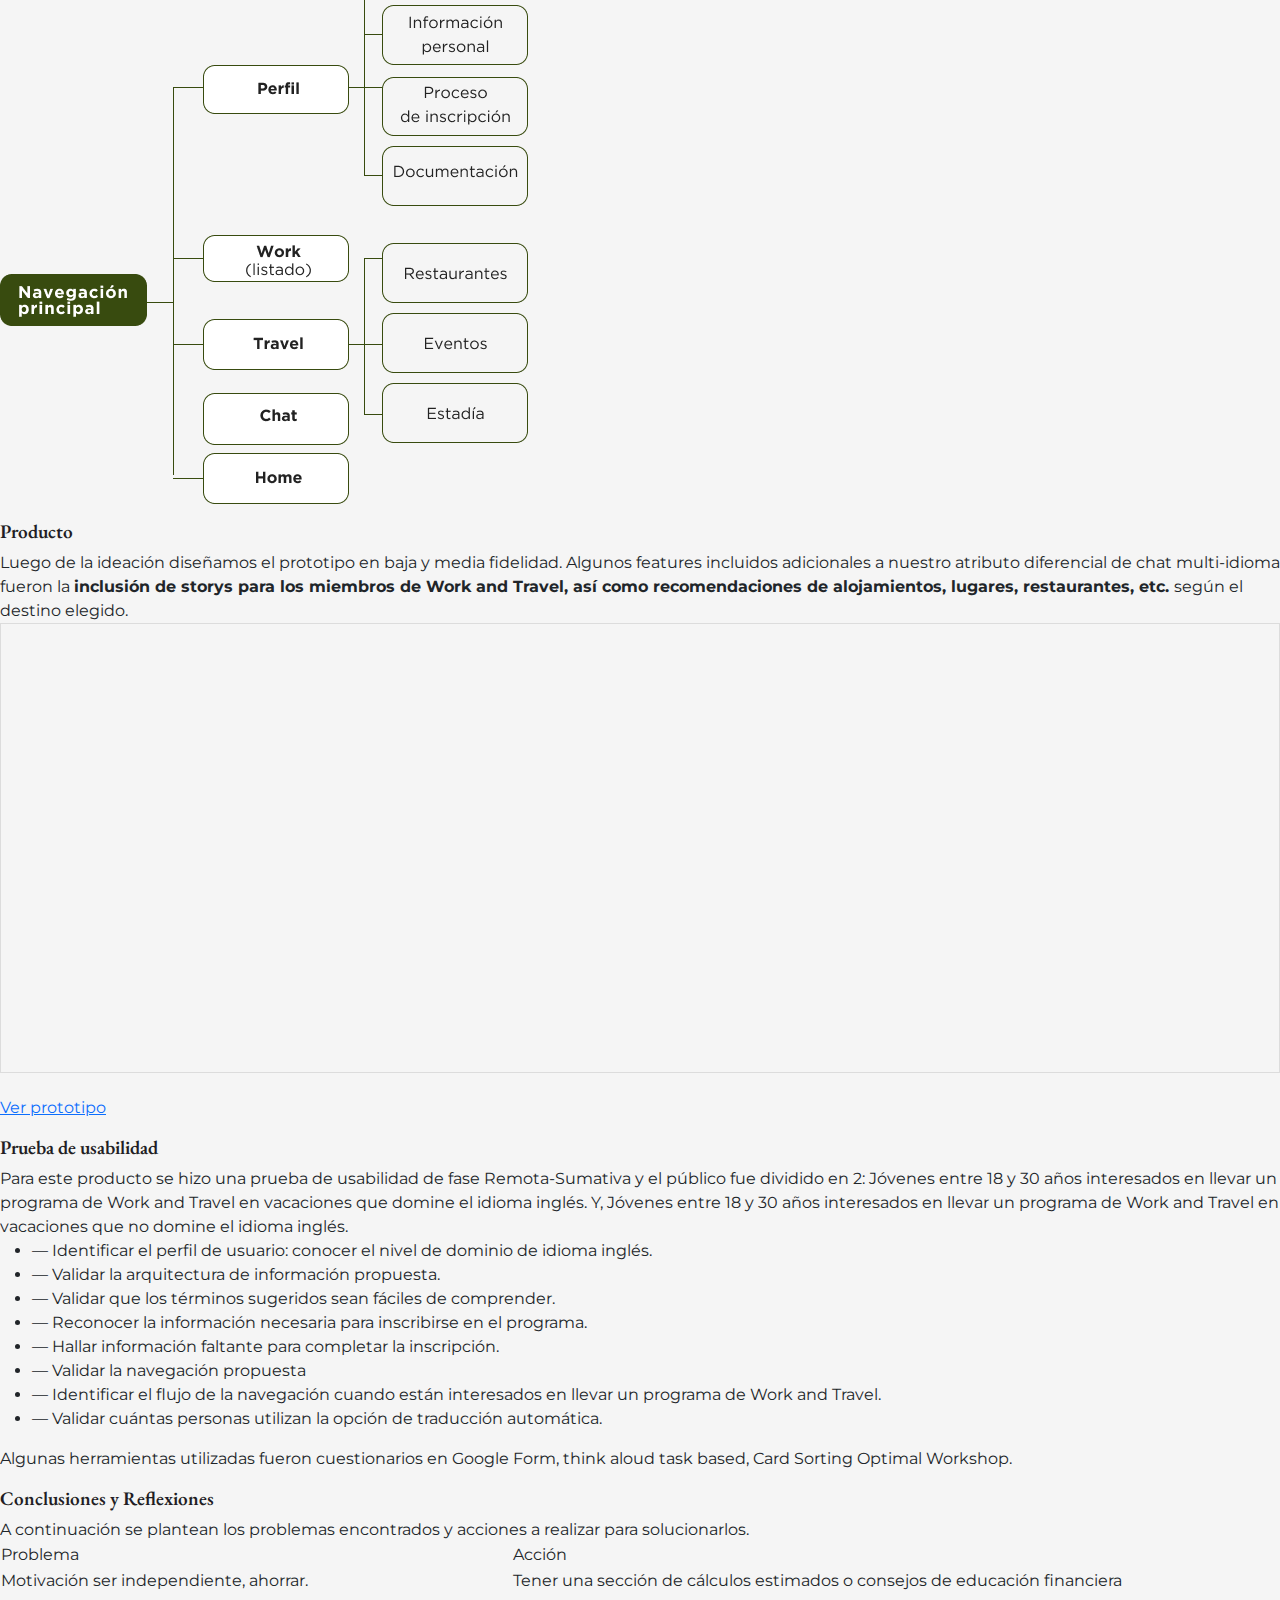
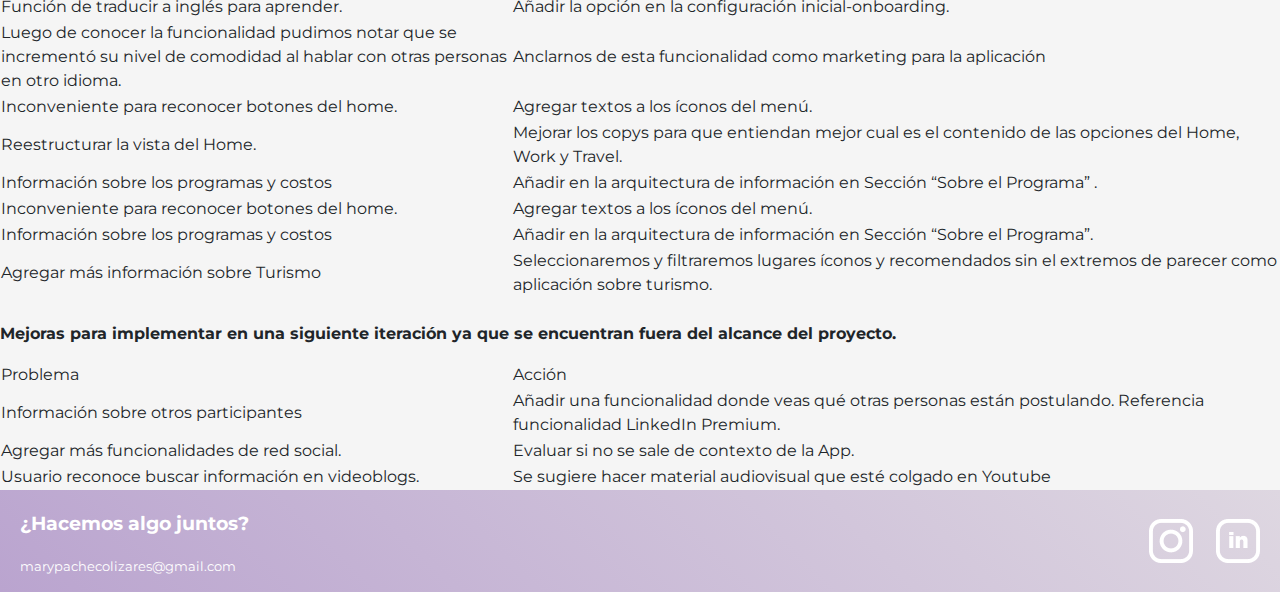
<file: pages/proyecto2_interna.html>
<!DOCTYPE html>
<html lang="en">
<head>
    <meta charset="UTF-8">
    <meta http-equiv="X-UA-Compatible" content="IE=edge">
    <meta name="viewport" content="width=device-width, initial-scale=1.0">

      <!------------ etiqueta -------------------------------------->
      <meta name="Keywords"  content="Portafolio UX/UI, Diseñadora UX/UI, diseñador perú, ux/ui perú, mary pacheco">
      <meta name="description" content="¿Estás buscando un diseñador para tu proyecto? Soy Mary Pacheco y tengo más de 7 años de experiencia en el desarrollo de productos digitales. Estemos en contato"> 
    <!------------ CSS  -------------------------------------->
    
    <link rel="stylesheet" href="../css/bootstrap.css">
    <link rel="stylesheet" href="../css/main.css">
     <!------------ FONTS  -------------------------------------->
    <link rel="preconnect" href="https://fonts.googleapis.com">
    <link rel="preconnect" href="https://fonts.gstatic.com" crossorigin>
    <link href="https://fonts.googleapis.com/css2?family=Goudy+Bookletter+1911&display=swap" rel="stylesheet">

    <link href="https://fonts.googleapis.com/css2?family=EB+Garamond:ital,wght@1,400;1,500&family=Montserrat:ital,wght@0,400;0,600;0,700;0,900;1,600;1,700&display=swap" rel="stylesheet">
   <!------------ FAVICON  -------------------------------------->
   <link rel="shortcut icon" href="../public/img/mary_pacheco_favicon.png" type="image/x-icon">
    <!------------ Title  -------------------------------------->

    <title>Mary Pacheco | Proyectos </title>
</head>
<body class="fondo"> 

    <!------------NAVEGACIÓN -->

    <header>
        <nav class="navbar navbar-expand-lg navbar-light fixed-top py-3" data-navbar-on-scroll="data-navbar-on-scroll">
            <div class="container"><a class="navbar-brand" href="../index.html"><img src="../public/img/logo_mary-02.svg" height="40" alt="mary pacheco visual designer" /></a>
                <button class="navbar-toggler" type="button" data-bs-toggle="collapse" data-bs-target="#navbarSupportedContent" ><span class="navbar-toggler-icon"> </span></button>
                <div class="collapse navbar-collapse mt-4 mt-lg-0" id="navbarSupportedContent">
                    <ul class="navbar-nav ms-auto pt-2 pt-lg-0 font-base align-items-lg-center align-items-start">
                        <li class="nav-item px-3 px-xl-4"><a class="nav-link fw-medium" href="../index.html">Inicio</a></li>
                        <li class="nav-item px-3 px-xl-4"><a class="nav-link fw-medium" href="about.html">Sobre mí</a></li>
                        <li class="nav-item px-3 px-xl-4"><a class="nav-link menu-activo fw-medium" href="proyectos.html">Proyectos</a></li>
                        <li class="nav-item px-3 px-xl-4"><a class="nav-link fw-medium" href="market.html">Tienda</a></li>
                        <li class="nav-item px-3 px-xl-4"><a class="nav-link fw-medium" href="contacto.html">Contacto</a></li>
                    </ul>
                </div>
            </div>
        </nav>
    </header>
        

    <main>

     <!-- -----------------   BANNER -->
    <div class="case-study"> 
        <h1 class="h1-interna"> 
        Work and Travel. Caso de Estudio</h1>
        <p class="bajada">La premisa fue desarrollar un producto digital con el atributo de accesibilidad diferencial.</p>
        <p class="cursiva text-center"> Agosto 2020</p>
    </div>  

    <figure class="case-img"> <img class="img-fluid w-100" src="../public/img/proyecto2_destacado.png" alt=""></figure> 
 
     <!-- -----------------   CONTENIDO-->
        <div class="proyecto">
            <h4 class="h4-purple">Antecedentes de Proyecto  </h4>
            <div> 
                En esta Hackathon de 18 horas, trabajamos en duplas para diseñar una aplicación que sea accesible e inclusiva. Elegimos desarrollar un prototipo para el programa Work and Travel, pues actualmente ninguna de las empresas que ofrecen este serivicio tiene una web o app amigable y menos que estén enfocadas en los participantes.
                <p> Nuestro diferencial es que nuestro producto <strong class="cursiva"> reduzca el gap del idioma y permita conectar a usuarios que tengan distintas lenguas natales </strong> y que sean parte del programa work and travel.
                </p>

                <p>
                    <strong class="cursiva"> Métodos y herramientas </strong>
                </p>
                <p>
                    User persona, CJM, Wireframe en Figma, Test de Usabilidad. 
               </p>
            </div>
  </p>
        </div>
      
        <div class="proyecto">
            <h4 class="h4-purple"> Desafío </h4>
            <strong class="cursiva"> Integrar todas las plataformas de distintos servicios en una Intranet. </strong>
            <br> 
            El principal reto de la intranet fue plantear una Arquitectura de Información que incluya todas las funcionalidades que el grupo i-Learning las tenía enlazadas a diferentes plataformas: Zoom, Moodle, Smart.
            <br> Para resolver el desafío nos enfocamos en ordenar y estructurar la información para luego hacer espacio a las nuevas funcionalidades que querían agregar sobre networking, por ejemplo.
            <br>Este proyecto fue el más grande y completo en el que pude participar. Tuvo cuatro iteraciones con cliente, incluyendo la revisión post-prueba de usabilidad.
        </div>
        
        <div class="proyecto">
            <h4 class="h4-purple"> User Persona</h4>
            Como resultado de la investigación definimos el siguiente User Persona.             <br>
             <p> <figure> <img src="../public/img/proyecto2_user.png" alt="User Persona"  class="img-fluid">  </figure>
                <h4 class="h4-purple">Customer Journey Map</h4>
                Como resultado de la investigación definimos el siguiente User Persona.             <br>
                 <p> <figure class="scroll-container"> <img src="../public/img/proyecto2_cjm.jpg" alt="User Persona"  class="">  </figure>
            
        </div>

        <div class="proyecto">
            <h4 class="h4-purple"> Arquitectura de información</h4>
            Realizamos la arquitectura de información de todo el sitio en base a los objetivos que necesitaba el stakeholder. 
            <br>
             <p> <figure> <img src="../public/img/proyecto2_arq.png" alt="Arquitectura de información del proyect"  class=" img-fluid ">  </figure>
     
        </div>

        <div class="proyecto">
            <h4 class="h4-purple"> Producto </h4>
            Luego de la ideación diseñamos el prototipo en baja y media fidelidad. Algunos features incluidos adicionales a nuestro atributo diferencial de chat multi-idioma fueron la  <strong class="cursiva"> inclusión de storys para los miembros de Work and Travel, así como recomendaciones de alojamientos, lugares, restaurantes, etc. </strong> según el destino elegido.

          <p>
            <iframe style="border: 1px solid rgba(0, 0, 0, 0.1);" height="450" src="https://www.figma.com/embed?embed_host=share&url=https%3A%2F%2Fwww.figma.com%2Fproto%2FrGWxj0UjGAdXxamhIgr104%2FHackathon-11%3Fpage-id%3D0%253A1%26node-id%3D1%253A2%26viewport%3D251%252C48%252C0.29%26scaling%3Dscale-down%26starting-point-node-id%3D1%253A2" allowfullscreen class="w-100"></iframe>

            <p>                 <a href="https://jz8v08.axshare.com/#g=1&p=feed" class="boton efecto" target="blank" > <span> Ver prototipo</span> </a>  </p>
       </div>
        </div>
        <div class="proyecto">
            <h4 class="h4-purple"> Prueba de usabilidad </h4>
            Para este producto se hizo una prueba de usabilidad de fase Remota-Sumativa y el público fue dividido en 2: Jóvenes entre 18 y 30 años interesados en llevar un programa de Work and Travel en vacaciones que domine el idioma inglés. Y, Jóvenes entre 18 y 30 años interesados en llevar un programa de Work and Travel en vacaciones que no domine el idioma inglés.
        
            <ul> 
                <li> — Identificar el perfil de usuario: conocer el nivel de dominio de idioma inglés. </li>
                <li> — Validar la arquitectura de información propuesta.</li>
                <li> — Validar que los términos sugeridos sean fáciles de comprender. </li>
                <li> — Reconocer la información necesaria para inscribirse en el programa. </li>
                <li> — Hallar información faltante para completar la inscripción.                </li>
                <li> — Validar la navegación propuesta  </li>
                <li> — Identificar el flujo de la navegación cuando están interesados en llevar un programa de Work and Travel. </li>
                <li> — Validar cuántas personas utilizan la opción de traducción automática. </li>

            </ul>
            <p>  Algunas herramientas utilizadas fueron cuestionarios en Google Form, think aloud task based, Card Sorting Optimal Workshop. 
            </p>
        </div>
      

        <div class="proyecto">
            <h4 class="h4-purple"> Conclusiones y Reflexiones</h4>
            A continuación se plantean los problemas encontrados y acciones a realizar para solucionarlos.

            <table class="tabla-problema">
               <thead> <tr> <td> Problema   </td>
                <td> Acción  </td></thead> </tr>
                <tr>
                    <td> Motivación ser independiente, ahorrar.   </td>
                    <td> Tener una sección de cálculos estimados o consejos de educación financiera  </td>
                </tr> 
                <tr>
                    <td> Función de traducir a inglés para aprender.  </td>
                    <td> Añadir la opción en la configuración inicial-onboarding.  </td>
                </tr> 
                <tr>
                    <td> Luego de conocer la funcionalidad pudimos notar que se incrementó su nivel de comodidad al hablar con otras personas en otro idioma. </td>
                    <td> Anclarnos de esta funcionalidad como marketing para la aplicación</td>
                </tr> 
                <tr>
                    <td> Inconveniente para reconocer botones del home.
                    </td>
                    <td> Agregar textos a los íconos del menú.
                    </td>
                </tr> 
                <tr>
                    <td> Reestructurar la vista del Home. </td>
                    <td> Mejorar los copys para que entiendan mejor cual es el contenido de las opciones del Home, Work y Travel.</td>
                </tr> 
                <tr>
                    <td> Información sobre los programas y costos  </td>
                    <td> Añadir en la arquitectura de información en Sección “Sobre el Programa” .</td>
                </tr> 
                <tr>
                    <td> Inconveniente para reconocer botones del home.
                    </td>
                    <td> Agregar textos a los íconos del menú.
                    </td>
                </tr> 
                <tr>
                    <td> Información sobre los programas y costos     </td>
                    <td> Añadir en la arquitectura de información en Sección “Sobre el Programa”. 
                    </td>
                </tr> 
                <tr>
                    <td> Agregar más información sobre Turismo  </td>
                    <td> Seleccionaremos y filtraremos lugares íconos y recomendados sin el extremos de parecer como aplicación sobre turismo.
                    </td>
                </tr>    
            </table>
<br>
          <p>  <strong> Mejoras para implementar en una siguiente iteración ya que se encuentran fuera del alcance del proyecto.  </strong>    </p>  
            <table class="tabla-problema">
                <thead> <tr> <td> Problema   </td>
                 <td> Acción  </td></thead> </tr>
                 <tr>
                     <td> Información sobre otros participantes
                    </td>
                     <td> Añadir una funcionalidad donde veas qué otras personas están postulando. Referencia funcionalidad LinkedIn Premium.
                    </td>
                 </tr> 
                 <tr>
                     <td> Agregar más funcionalidades de red social.
                    </td>
                     <td> Evaluar si no se sale de contexto de la App. 
                    </td>
                 </tr> 
                 <tr>
                     <td> Usuario reconoce buscar información en videoblogs. 
                    </td>
                     <td> Se sugiere hacer material audiovisual que esté colgado en Youtube 
                     </td>
                 </tr> 
            </table>
              
            </div>

    </main>


    <footer>   
        <div class="div-footer">
            <div>
                <h3> ¿Hacemos algo juntos?</h4>
                <p> marypachecolizares@gmail.com</p>

            </div> 
            <div>
                <a href="https://www.instagram.com/estoypacheco/?hl=es-la" target="_blank"><img src="../public/img/instagram.png" alt="instagram"></a>
                <a href=https://www.linkedin.com/in/marypachecolizares/ target="_blank"><img src="../public/img/linkedin.png" alt="linkedin"></a>
            </div>
            
        </div> 
    </footer>
    <script src="https://cdn.jsdelivr.net/npm/@popperjs/core@2.10.2/dist/umd/popper.min.js" integrity="sha384-7+zCNj/IqJ95wo16oMtfsKbZ9ccEh31eOz1HGyDuCQ6wgnyJNSYdrPa03rtR1zdB" crossorigin="anonymous"></script>
    <script src="https://cdn.jsdelivr.net/npm/bootstrap@5.1.3/dist/js/bootstrap.min.js" integrity="sha384-QJHtvGhmr9XOIpI6YVutG+2QOK9T+ZnN4kzFN1RtK3zEFEIsxhlmWl5/YESvpZ13" crossorigin="anonymous"></script> 

</body>
</html>
</file>
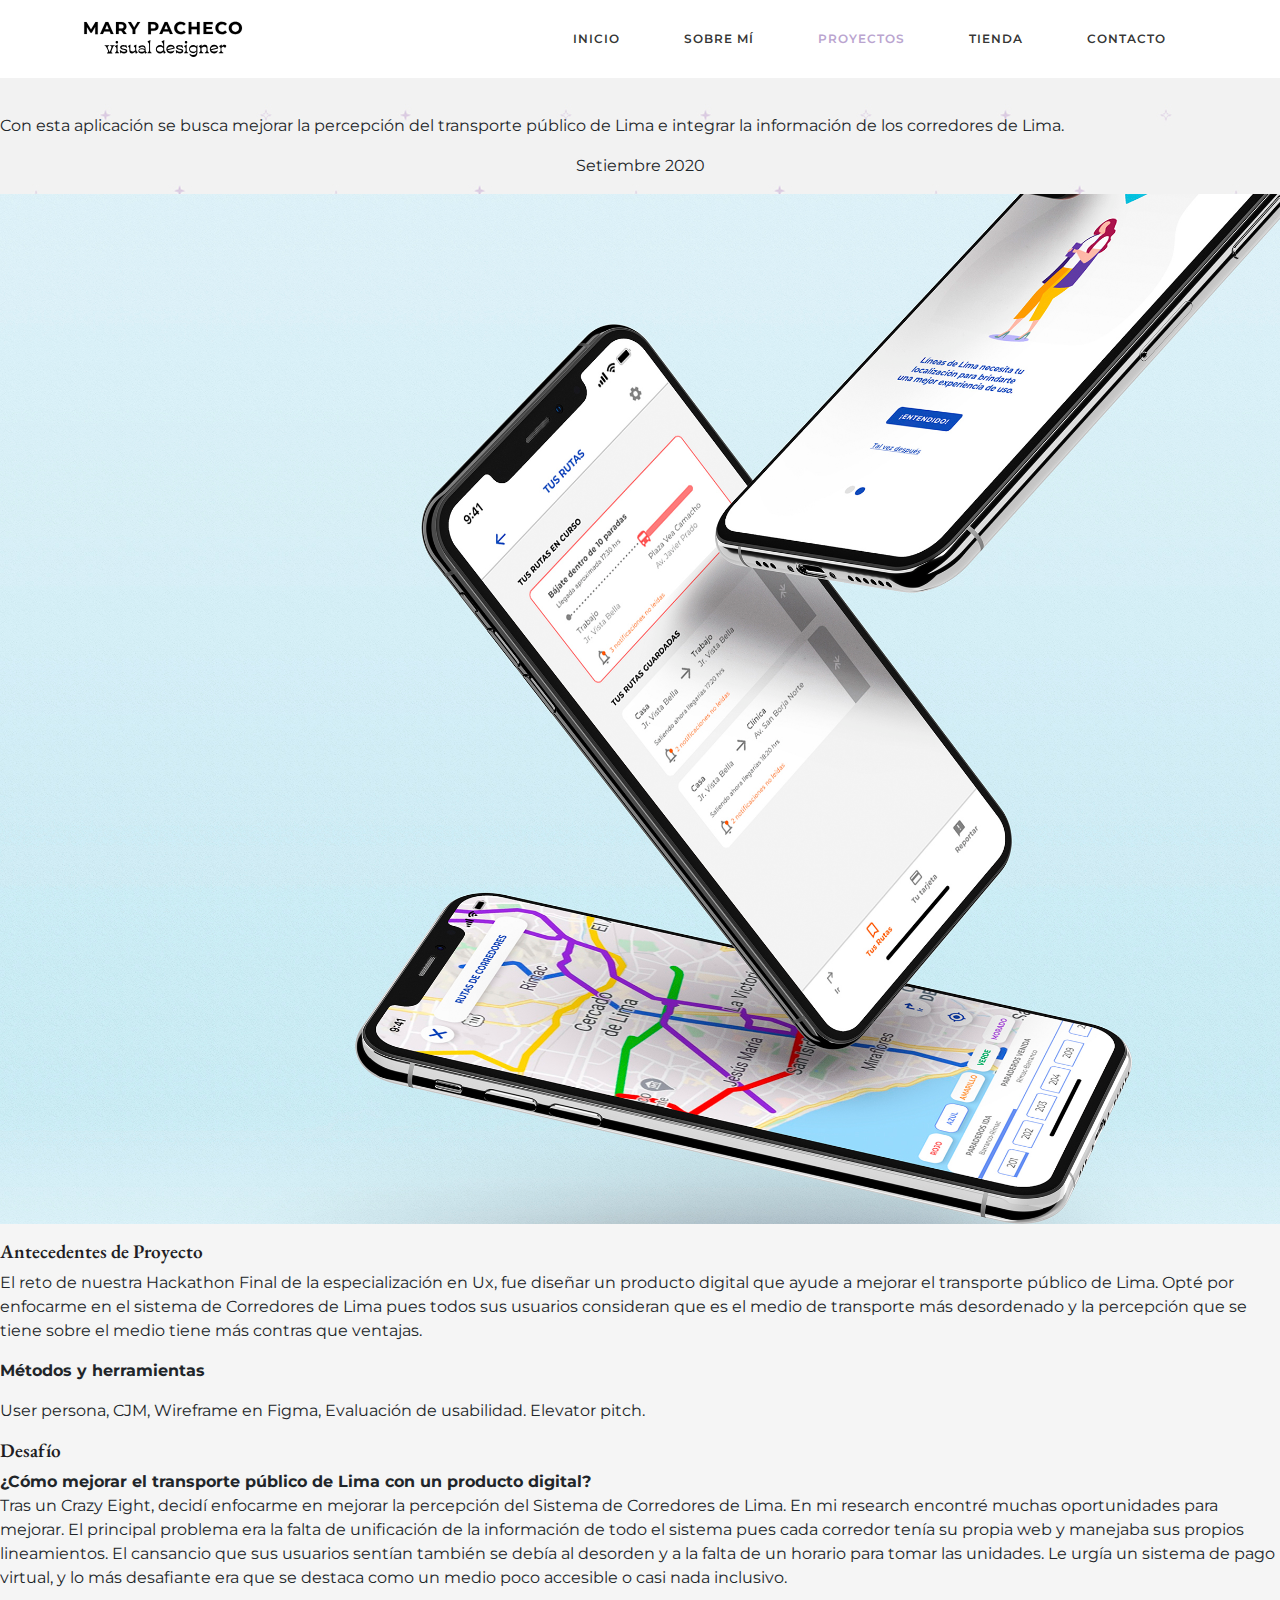
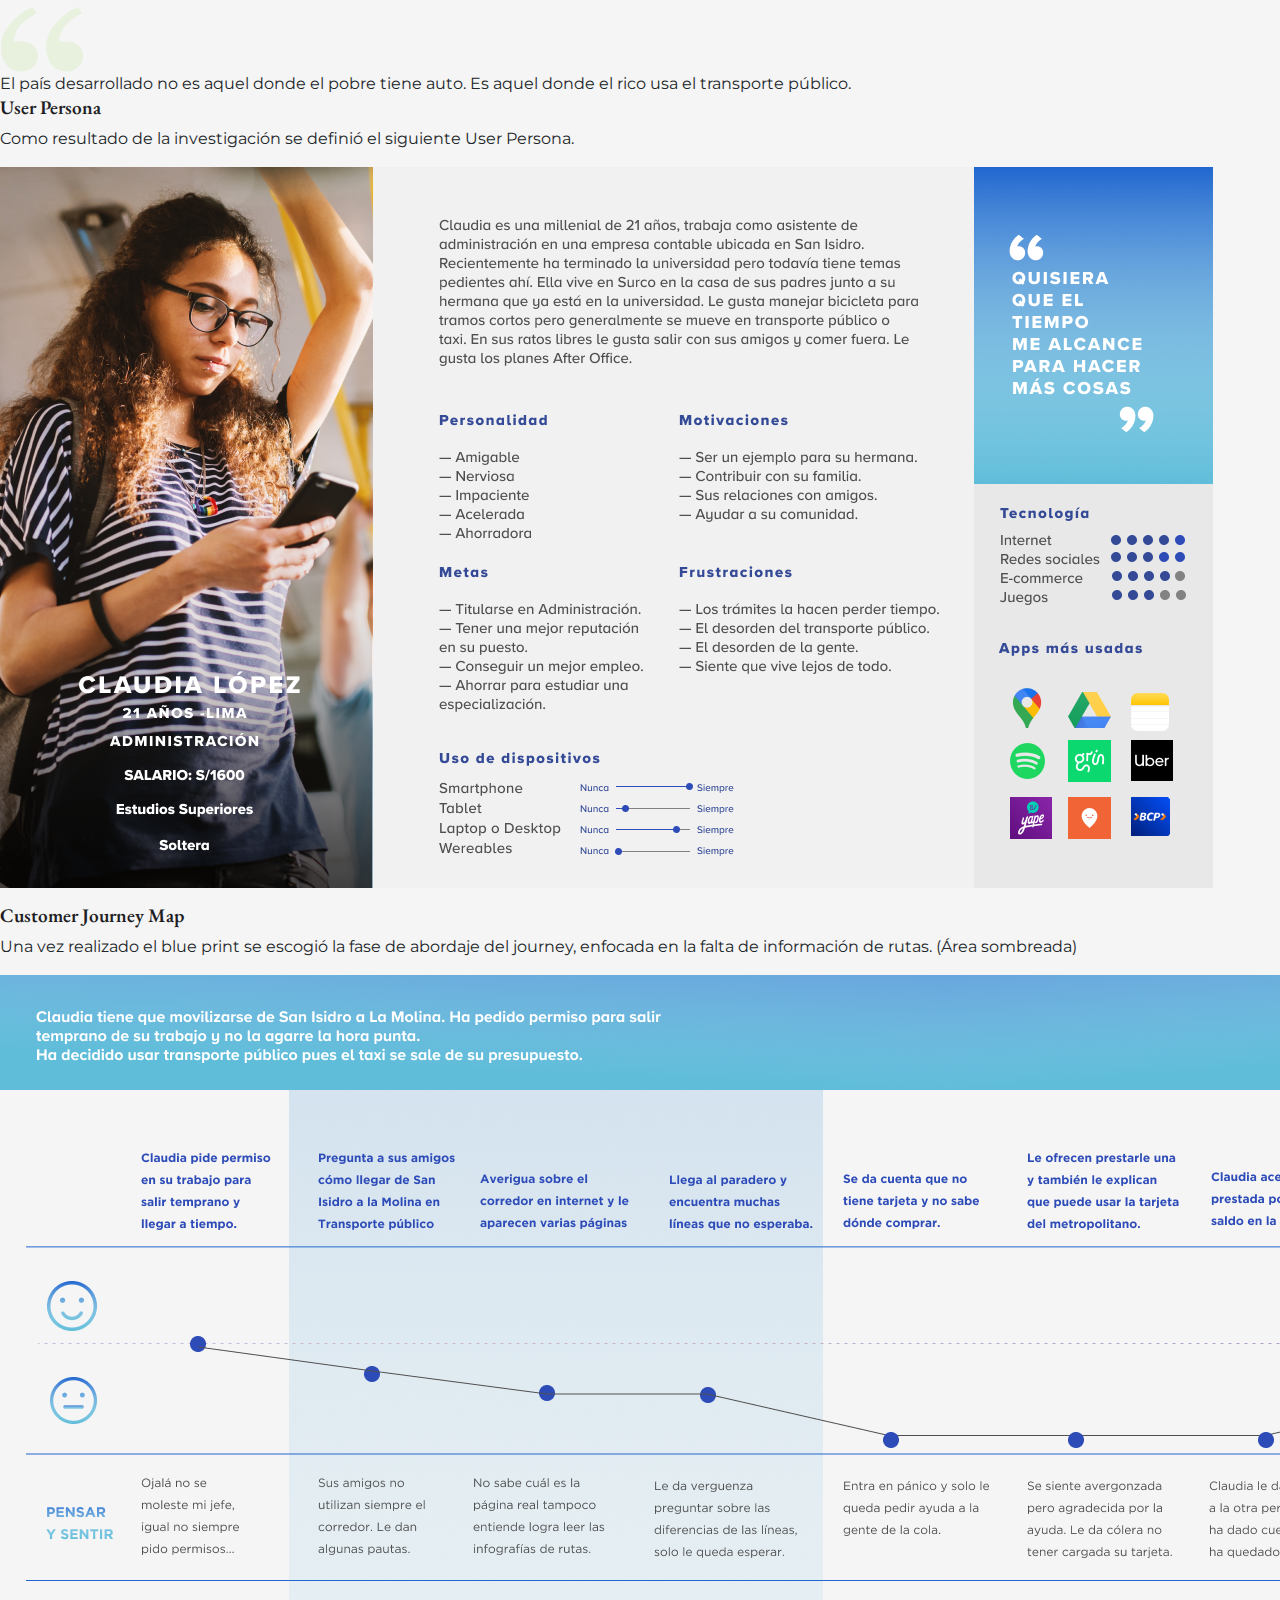
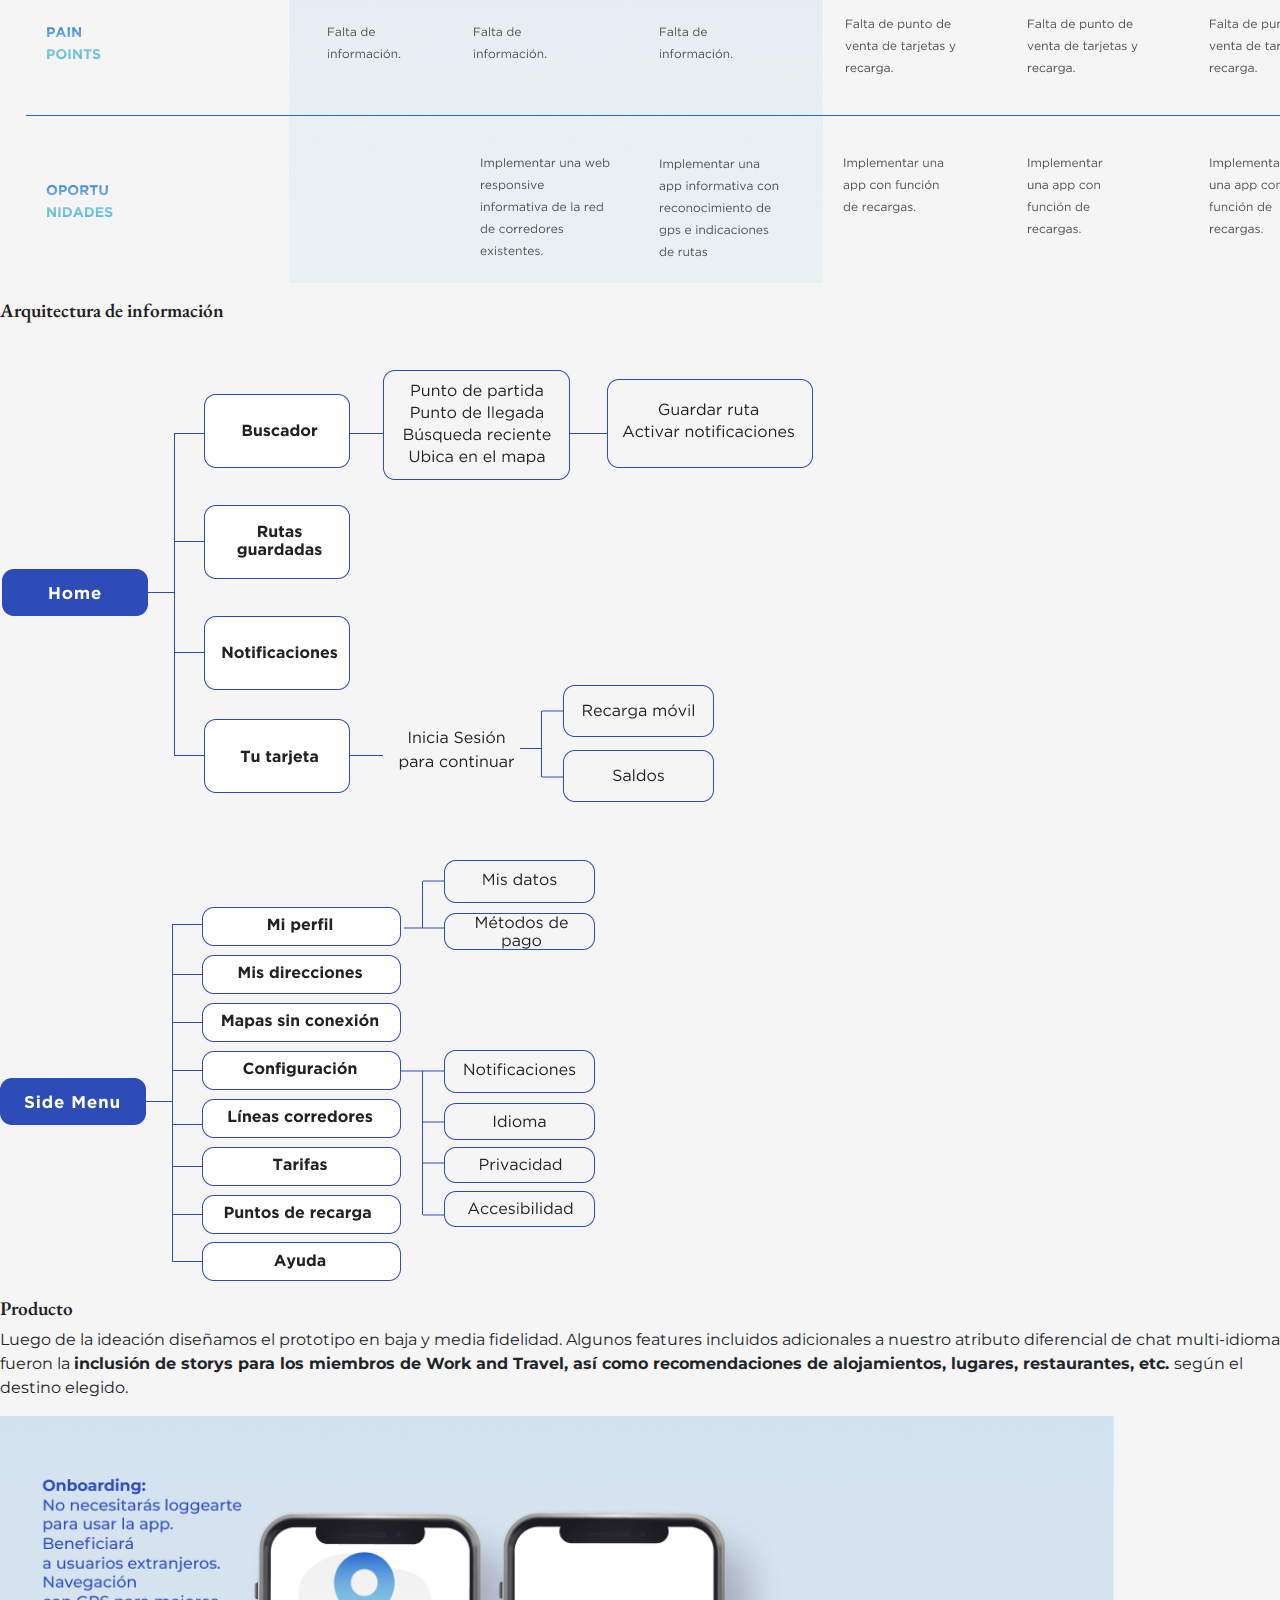
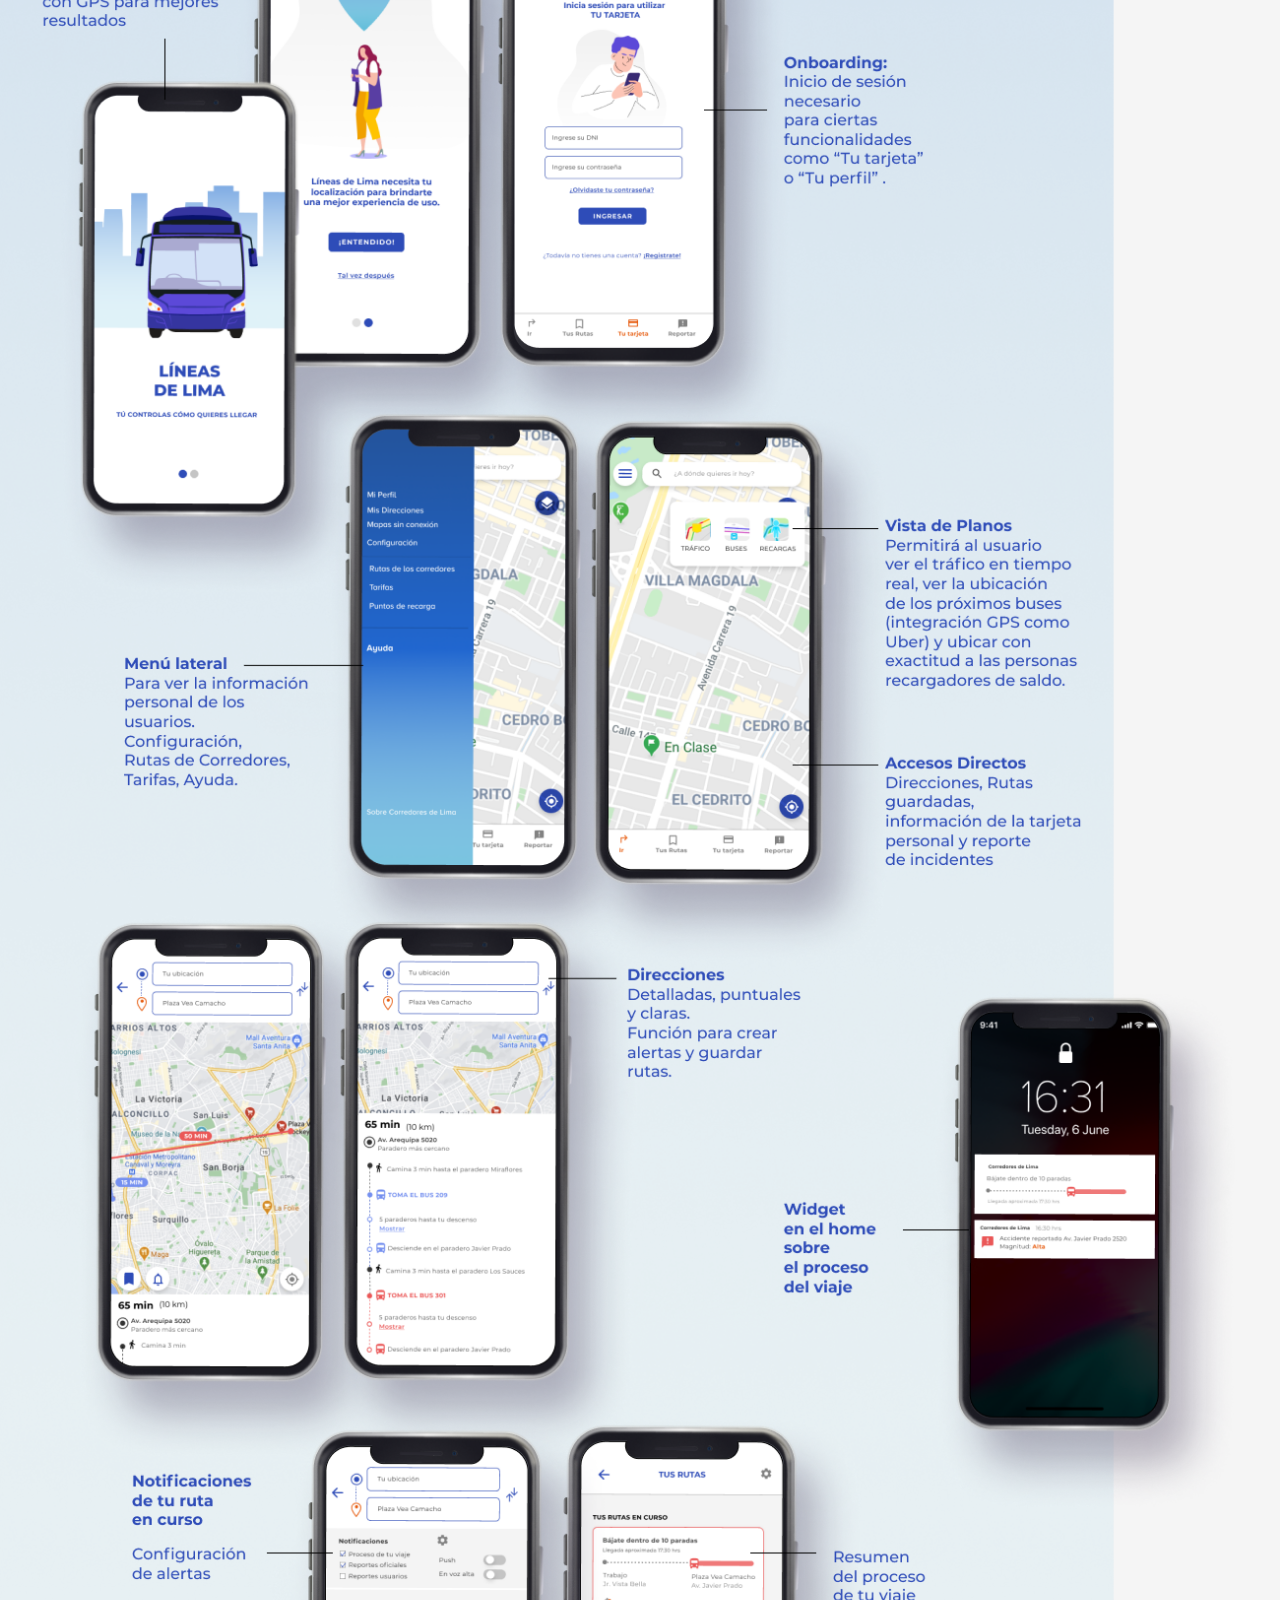
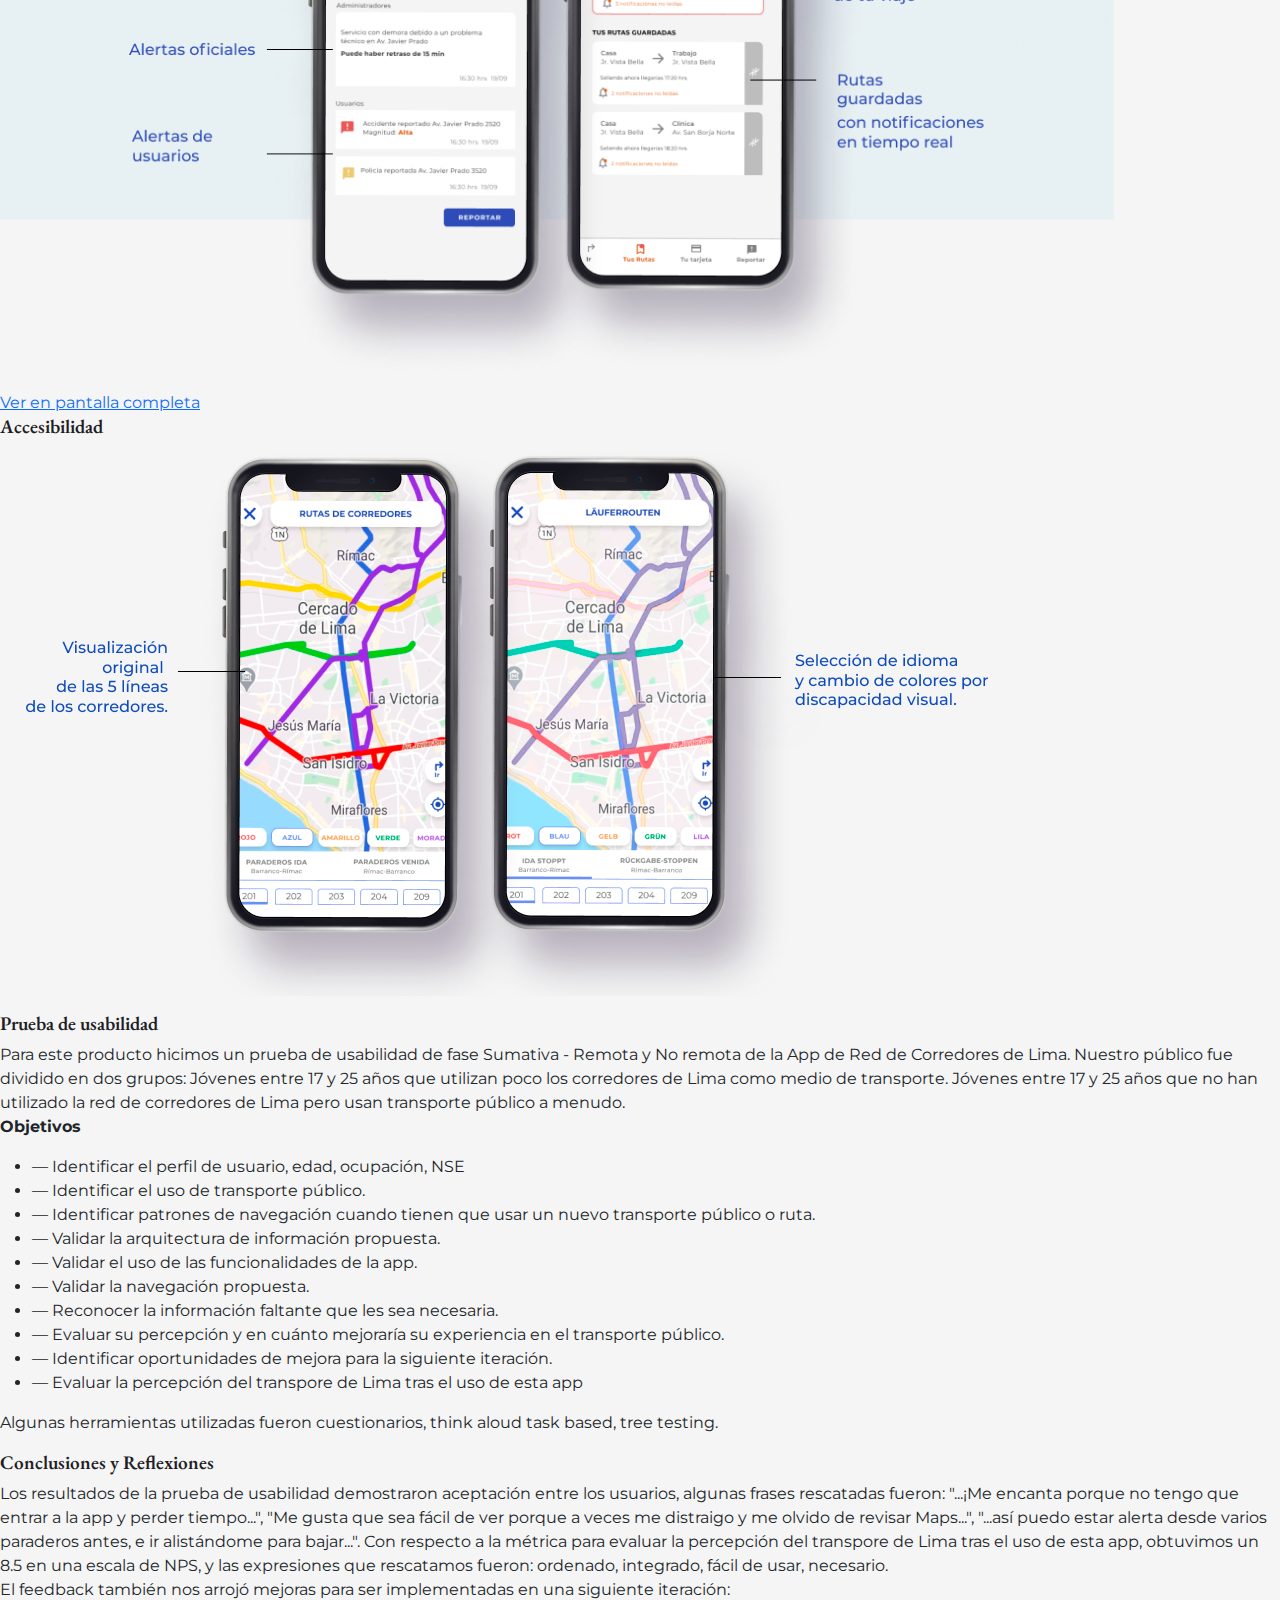
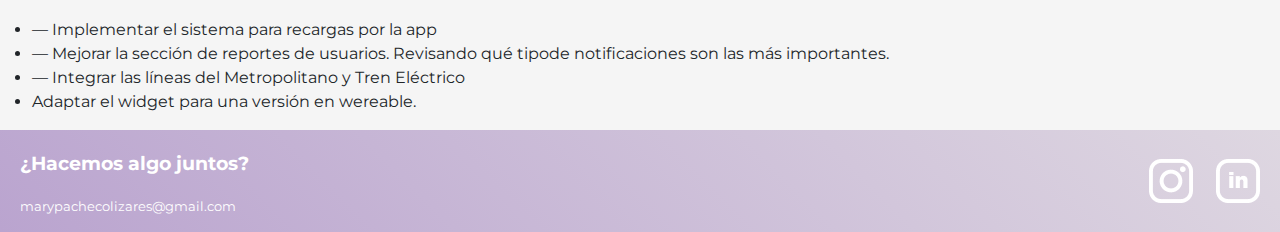
<file: pages/proyecto3_interna.html>
<!DOCTYPE html>
<html lang="en">
<head>
    <meta charset="UTF-8">
    <meta http-equiv="X-UA-Compatible" content="IE=edge">
    <meta name="viewport" content="width=device-width, initial-scale=1.0">

      <!------------ etiqueta -------------------------------------->
      <meta name="Keywords"  content="Portafolio UX/UI, Diseñadora UX/UI, diseñador perú, ux/ui perú, mary pacheco">
      <meta name="description" content="¿Estás buscando un diseñador para tu proyecto? Soy Mary Pacheco y tengo más de 7 años de experiencia en el desarrollo de productos digitales. Estemos en contato"> 
    <!------------ CSS  -------------------------------------->
    
    <link rel="stylesheet" href="../css/bootstrap.css">
    <link rel="stylesheet" href="../css/main.css">
     <!------------ FONTS  -------------------------------------->
    <link rel="preconnect" href="https://fonts.googleapis.com">
    <link rel="preconnect" href="https://fonts.gstatic.com" crossorigin>
    <link href="https://fonts.googleapis.com/css2?family=Goudy+Bookletter+1911&display=swap" rel="stylesheet">

    <link href="https://fonts.googleapis.com/css2?family=EB+Garamond:ital,wght@1,400;1,500&family=Montserrat:ital,wght@0,400;0,600;0,700;0,900;1,600;1,700&display=swap" rel="stylesheet">
   <!------------ FAVICON  -------------------------------------->
   <link rel="shortcut icon" href="../public/img/mary_pacheco_favicon.png" type="image/x-icon">
    <!------------ Title  -------------------------------------->

    <title>Mary Pacheco | Proyectos </title>
</head>
<body class="fondo"> 

    <!------------NAVEGACIÓN -->

    <header>
        <nav class="navbar navbar-expand-lg navbar-light fixed-top py-3" data-navbar-on-scroll="data-navbar-on-scroll">
            <div class="container"><a class="navbar-brand" href="../index.html"><img src="../public/img/logo_mary-02.svg" height="40" alt="mary pacheco visual designer" /></a>
                <button class="navbar-toggler" type="button" data-bs-toggle="collapse" data-bs-target="#navbarSupportedContent" ><span class="navbar-toggler-icon"> </span></button>
                <div class="collapse navbar-collapse mt-4 mt-lg-0" id="navbarSupportedContent">
                    <ul class="navbar-nav ms-auto pt-2 pt-lg-0 font-base align-items-lg-center align-items-start">
                        <li class="nav-item px-3 px-xl-4"><a class="nav-link fw-medium" href="../index.html">Inicio</a></li>
                        <li class="nav-item px-3 px-xl-4"><a class="nav-link fw-medium" href="about.html">Sobre mí</a></li>
                        <li class="nav-item px-3 px-xl-4"><a class="nav-link menu-activo fw-medium" href="proyectos.html">Proyectos</a></li>
                        <li class="nav-item px-3 px-xl-4"><a class="nav-link fw-medium" href="market.html">Tienda</a></li>
                        <li class="nav-item px-3 px-xl-4"><a class="nav-link fw-medium" href="contacto.html">Contacto</a></li>
                    </ul>
                </div>
            </div>
        </nav>
    </header>
        

    <main>

     <!-- -----------------   BANNER -->
    <div class="case-study"> 
        <h1 class="h1-interna"> 
            LÍNEAS DE LIMA: TÚ CONTROLAS CÓMO LLEGAR</h1>
        <p class="bajada">Con esta aplicación se busca mejorar la percepción del transporte público de Lima e integrar la información de los corredores de Lima.</p>
        <p class="cursiva text-center"> Setiembre 2020</p>
    </div>  

    <figure class="case-img"> <img class="img-fluid w-100" src="../public/img/proyecto3_banner_c.jpg" alt=""></figure> 
 
     <!-- -----------------   CONTENIDO-->
        <div class="proyecto">
            <h4 class="h4-purple">Antecedentes de Proyecto  </h4>
            <div> 
                El reto de nuestra Hackathon Final de la especialización en Ux, fue diseñar un producto digital que ayude a mejorar el transporte público de Lima. Opté por enfocarme en el sistema de Corredores de Lima pues todos sus usuarios consideran que es el medio de transporte más desordenado y la percepción que se tiene sobre el medio tiene más contras que ventajas.
                </p>

                <p>
                    <strong class="cursiva"> Métodos y herramientas </strong>
                </p>
                <p>
                    User persona, CJM, Wireframe en Figma, Evaluación de usabilidad. Elevator pitch.
                </p>
            </div>

        </div>
      
        <div class="proyecto">
            <h4 class="h4-purple"> Desafío </h4>
            <strong class="cursiva"> ¿Cómo mejorar el transporte público de Lima con un producto digital?  </strong>
            <p> 
                Tras un Crazy Eight, decidí enfocarme en mejorar la percepción del Sistema de Corredores de Lima. En mi research encontré muchas oportunidades para mejorar. El principal problema era la falta de unificación de la información de todo el sistema pues cada corredor tenía su propia web y manejaba sus propios lineamientos. 
                El cansancio que sus usuarios sentían también se debía al desorden y a la falta de un horario para tomar las unidades. Le urgía un sistema de pago virtual, y lo más desafiante era que se destaca como un medio poco accesible o casi nada inclusivo. 
                </p>

            <div class="texto-destacado"> 
                <div class="comillas"><img src="../public/img/comilla.png" alt=""></div>
                <div>  El país desarrollado no es aquel donde el pobre tiene auto. Es aquel donde el rico usa el transporte público.    
               </div> 
            </div>
   
        </div>
        
        <div class="proyecto">
            <h4 class="h4-purple"> User Persona</h4>
            Como resultado de la investigación se definió el siguiente User Persona.             <br>
             <p> <figure> <img src="../public/img/proyecto3_user.png" alt="User Persona"  class="img-fluid">  </figure>
                <h4 class="h4-purple">Customer Journey Map</h4>
                Una vez realizado el blue print se escogió la fase de abordaje del journey, enfocada en la falta de información de rutas. (Área sombreada)<br>

                 <p> <figure class="scroll-container"> <img src="../public/img/proyecto3_cjm.png" alt="User Persona"  class="">  </figure>
            
        </div>

        <div class="proyecto">
            <h4 class="h4-purple"> Arquitectura de información</h4>
                       <br>
             <p> <figure> <img src="../public/img/proyecto3_arq.png" alt="Arquitectura de información del proyect"  class=" img-fluid ">  </figure>
     
        </div>

        <div class="proyecto">
            <h4 class="h4-purple"> Producto </h4>
            Luego de la ideación diseñamos el prototipo en baja y media fidelidad. Algunos features incluidos adicionales a nuestro atributo diferencial de chat multi-idioma fueron la  <strong class="cursiva"> inclusión de storys para los miembros de Work and Travel, así como recomendaciones de alojamientos, lugares, restaurantes, etc. </strong> según el destino elegido.
           
            <p> <figure class=""> <img src="../public/img/proyecto3_proto.png" alt="User Persona"  class="w-100">  </figure> 
                <a href="../public/img/proyecto3_proto.png" class="boton efecto" target="blank" > <span> Ver en pantalla completa</span> </a>        </div>
        </div>

        <div class="proyecto">
            <h4 class="h4-purple"> Accesibilidad </h4>
               <figure> <img src="../public/img/proyecto3_ui.png" alt=""  class=" img-fluid">  </figure>
            
        </div>

        <div class="proyecto">
            <h4 class="h4-purple"> Prueba de usabilidad </h4>

            Para este producto hicimos un prueba de usabilidad de fase Sumativa - Remota y No remota de la App de Red de Corredores de Lima. Nuestro público fue dividido en dos grupos: Jóvenes entre 17 y 25 años que utilizan poco los corredores de Lima como medio de transporte. Jóvenes entre 17 y 25 años que no han utilizado la red de corredores de Lima pero usan transporte público a menudo. 
            <p>
                <strong class="cursiva"> Objetivos </strong>
            </p>
            <p>
                <ul>
                    <li> — Identificar el perfil de usuario, edad, ocupación, NSE </li>
                    <li> — Identificar el uso de transporte público.  </li>
                    <li>—  Identificar patrones de navegación cuando tienen que usar un nuevo transporte público o ruta. 
                    </li>
                    <li> — Validar la arquitectura de información propuesta. </li>
                    <li> — Validar el uso de las funcionalidades de la app.</li>
                    <li> — Validar la navegación propuesta. </li>
                    <li> — Reconocer la información faltante que les sea necesaria. </li>
                    <li> — Evaluar su percepción y en cuánto mejoraría su experiencia en el transporte público. 
                    </li>
                    <li> — Identificar oportunidades de mejora para la siguiente iteración. </li>
                    <li> — Evaluar la percepción del transpore de Lima tras el uso de esta app </li>

                </ul>
            </p>
            <p>  Algunas herramientas utilizadas fueron cuestionarios, think aloud task based, tree testing. 
            </p>



        </div>
      

        <div class="proyecto">
                <h4 class="h4-purple"> Conclusiones y Reflexiones</h4>
            Los resultados de la prueba de usabilidad demostraron aceptación entre los usuarios, algunas frases rescatadas fueron: "...¡Me encanta porque no tengo que entrar a la app y perder tiempo...", "Me gusta que sea fácil de ver porque a veces me distraigo y me olvido  de revisar Maps...", "...así puedo estar alerta desde varios paraderos antes, e ir alistándome
            para bajar...". Con respecto a la métrica para evaluar la percepción del transpore de Lima tras el uso de esta app, obtuvimos un 8.5 en una escala de NPS, y las expresiones que rescatamos fueron: ordenado, integrado, fácil de usar, necesario.
            <p> El feedback también nos arrojó mejoras para ser implementadas en una siguiente iteración: </p>
            <ul>
                <li> — Implementar el sistema para recargas por la app </li>
                <li> — Mejorar la sección de reportes de usuarios. Revisando qué tipode notificaciones son las más importantes.  </li>
                <li>—  Integrar las líneas del Metropolitano y Tren Eléctrico </li>
                <li>Adaptar el widget para una versión en wereable. </li>
            </ul>
       </div>

    </main>

    <!------------ FOOTER -------------------------------------->

    <footer>   
        <div class="div-footer">
            <div>
                <h3> ¿Hacemos algo juntos?</h4>
                <p> marypachecolizares@gmail.com</p>

            </div> 
            <div>
                <a href="https://www.instagram.com/estoypacheco/?hl=es-la" target="_blank"><img src="../public/img/instagram.png" alt="instagram"></a>
                <a href=https://www.linkedin.com/in/marypachecolizares/ target="_blank"><img src="../public/img/linkedin.png" alt="linkedin"></a>
            </div>
            
        </div> 
    </footer>
    <script src="https://cdn.jsdelivr.net/npm/@popperjs/core@2.10.2/dist/umd/popper.min.js" integrity="sha384-7+zCNj/IqJ95wo16oMtfsKbZ9ccEh31eOz1HGyDuCQ6wgnyJNSYdrPa03rtR1zdB" crossorigin="anonymous"></script>
    <script src="https://cdn.jsdelivr.net/npm/bootstrap@5.1.3/dist/js/bootstrap.min.js" integrity="sha384-QJHtvGhmr9XOIpI6YVutG+2QOK9T+ZnN4kzFN1RtK3zEFEIsxhlmWl5/YESvpZ13" crossorigin="anonymous"></script> 

</body>
</html>
</file>
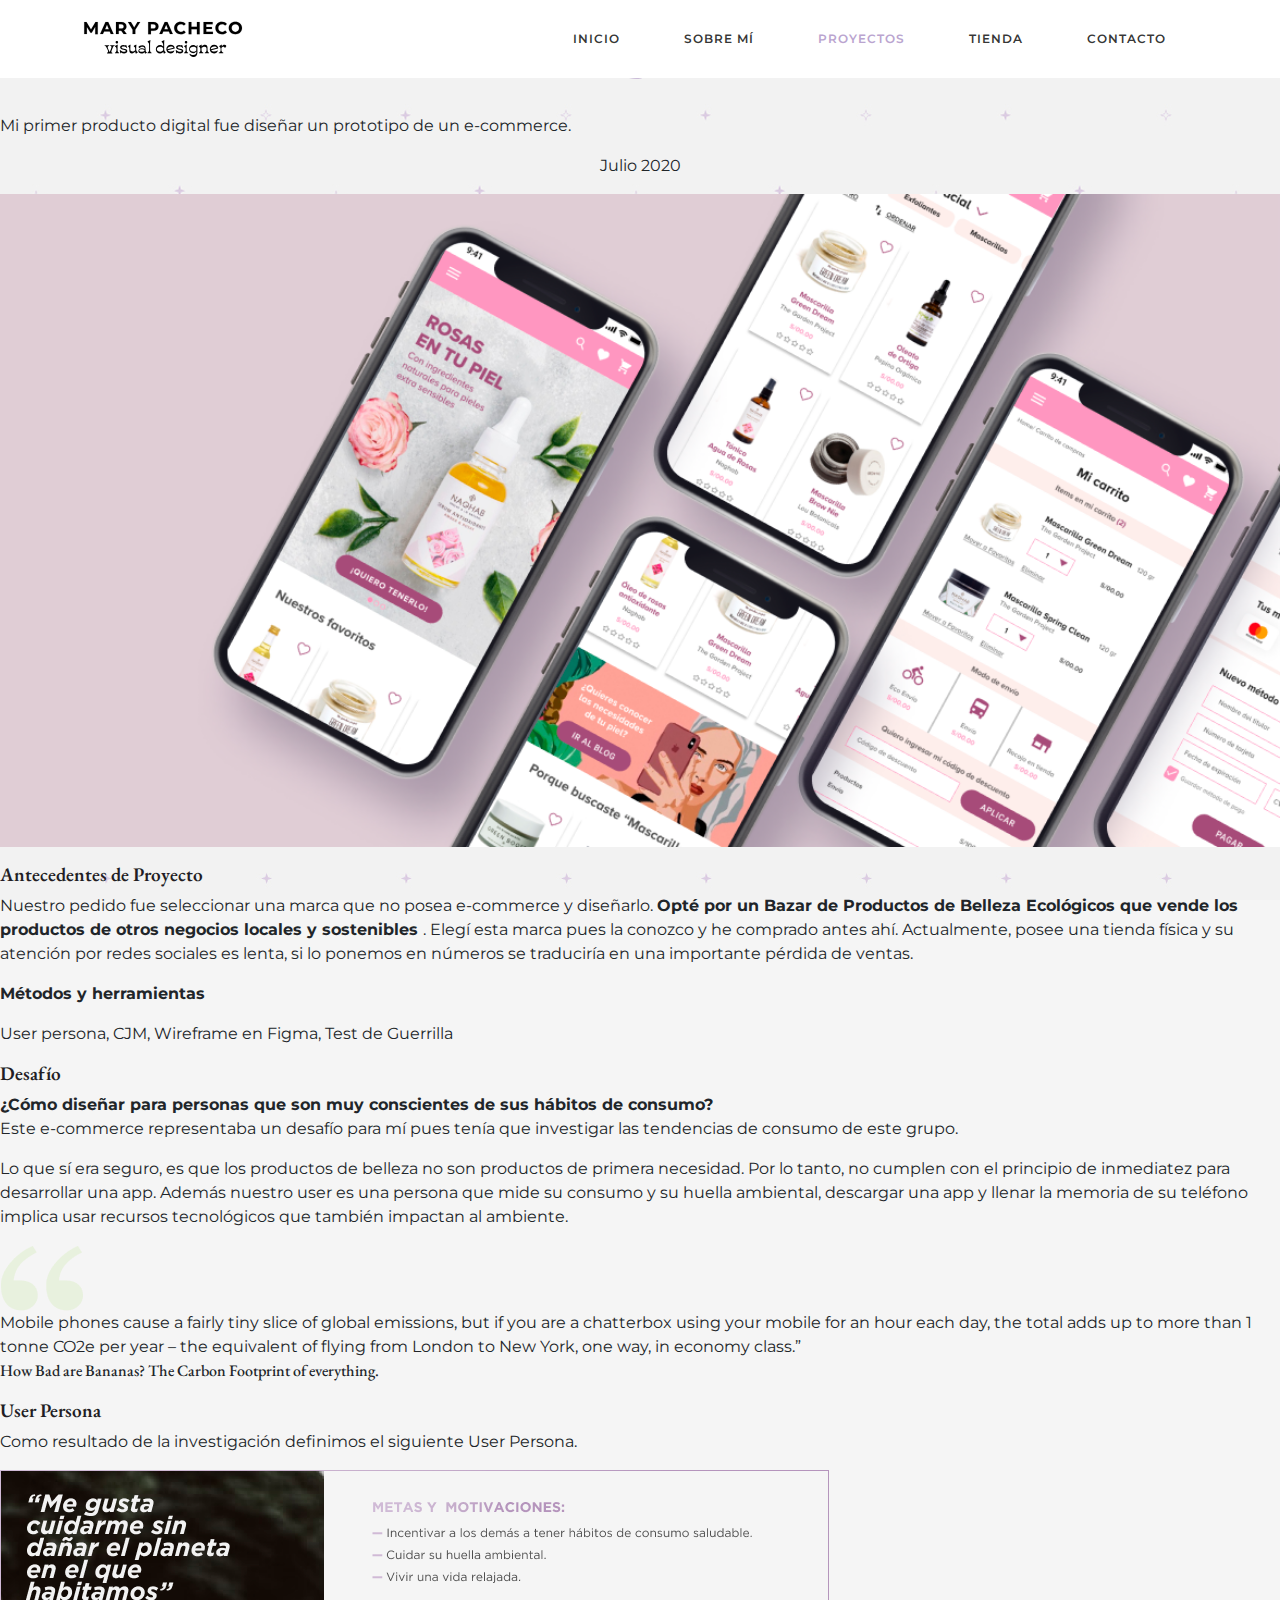
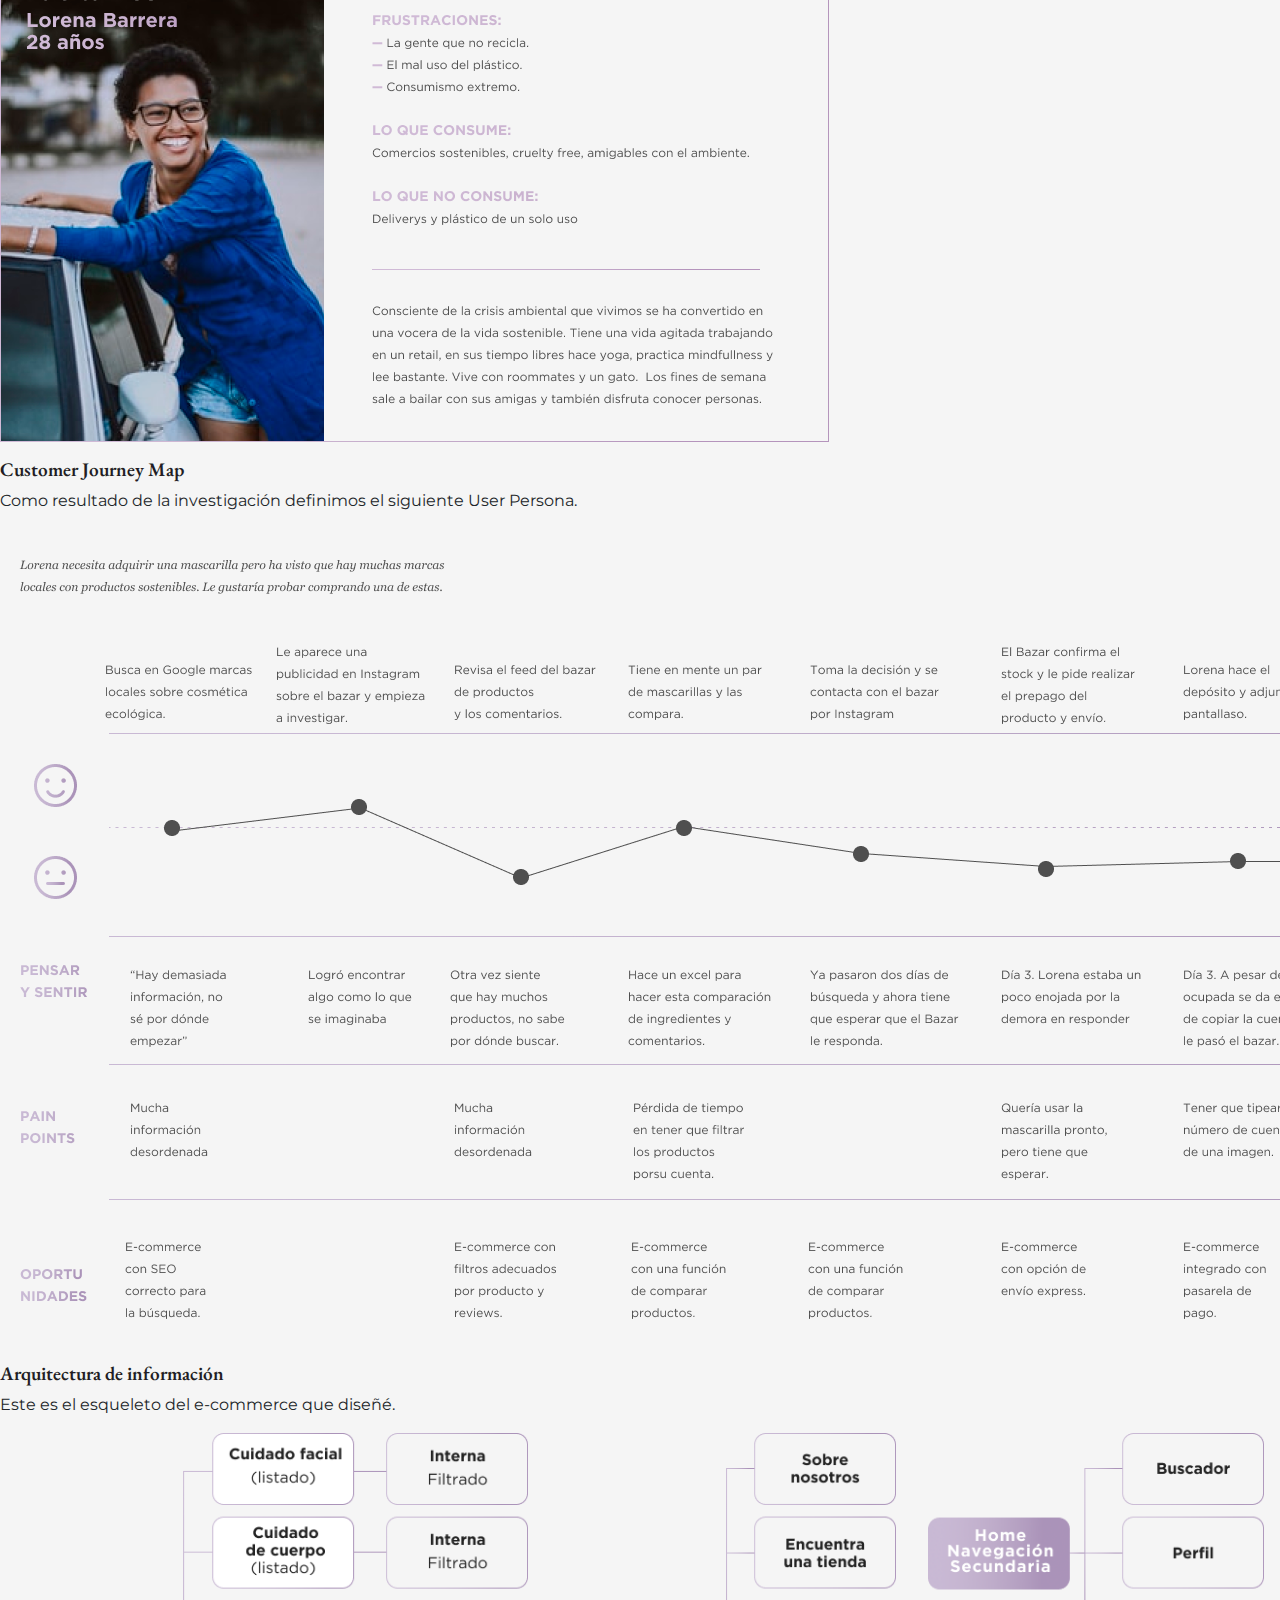
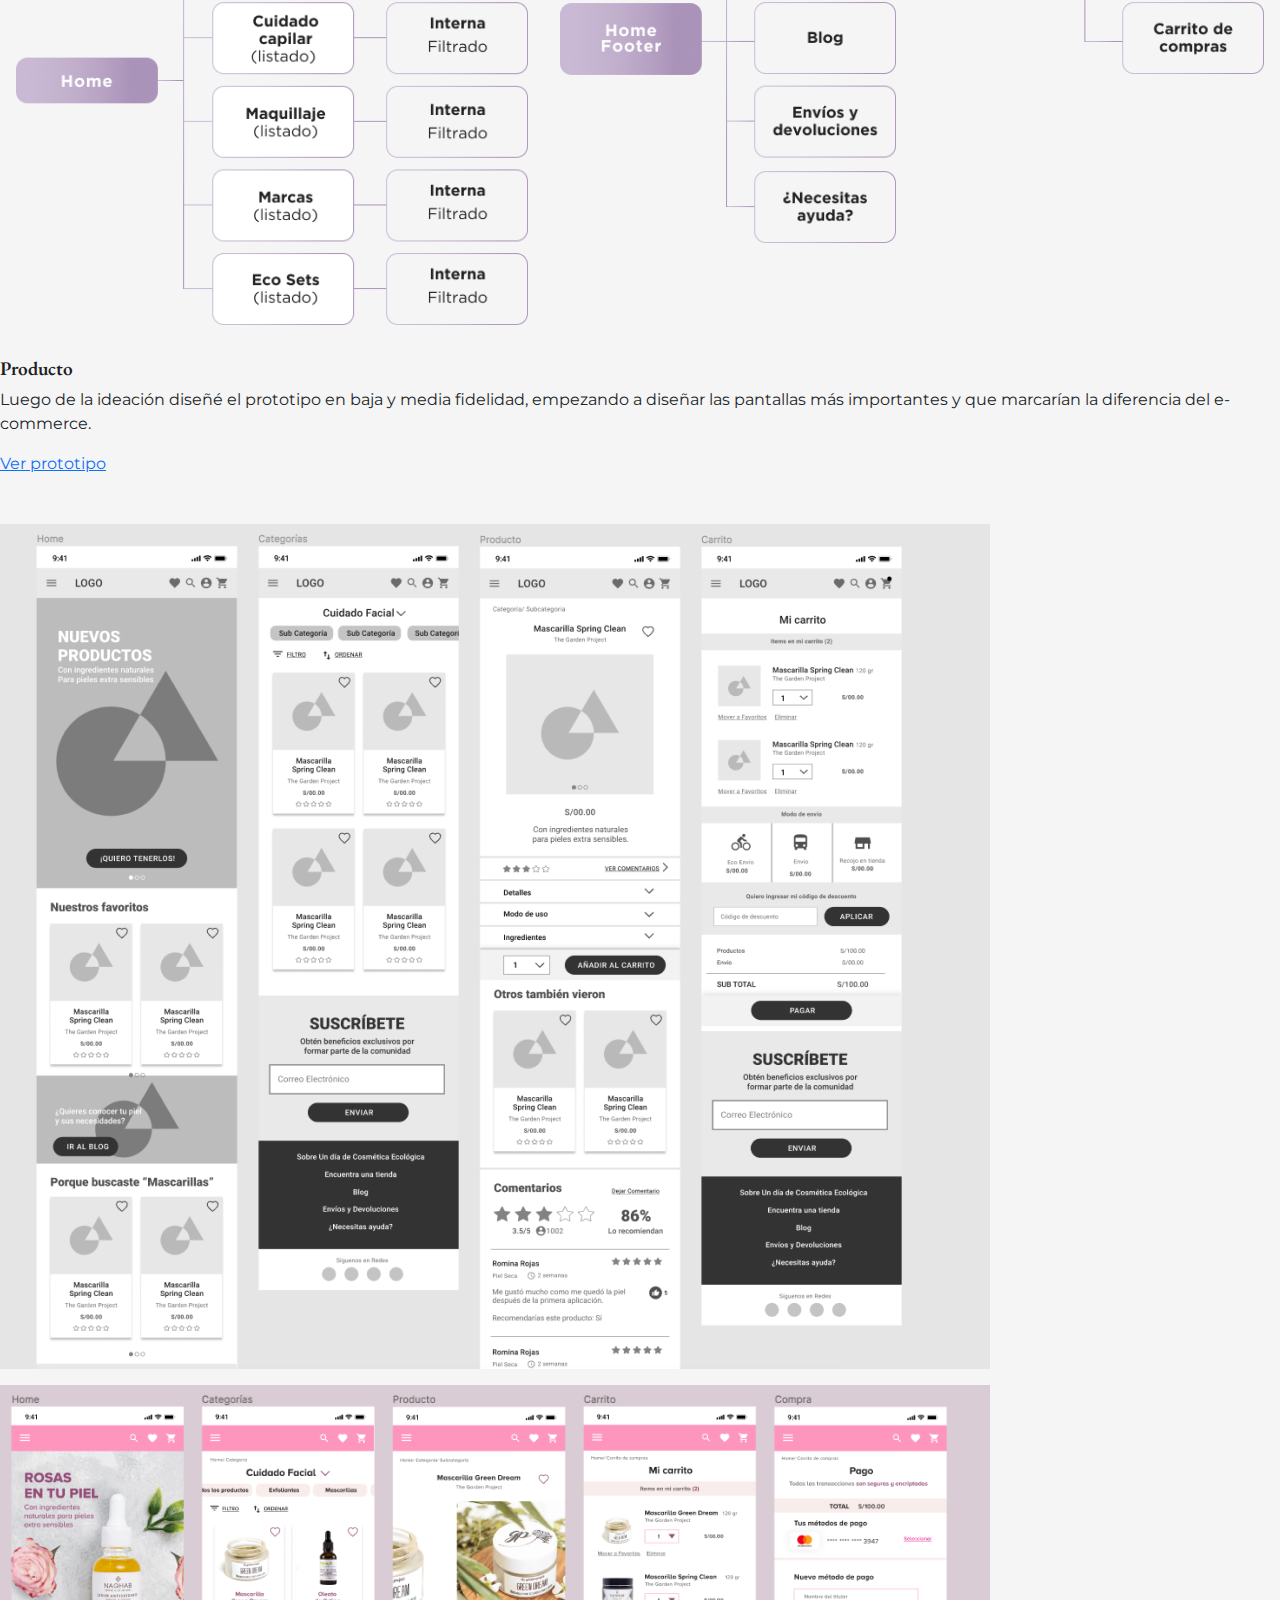
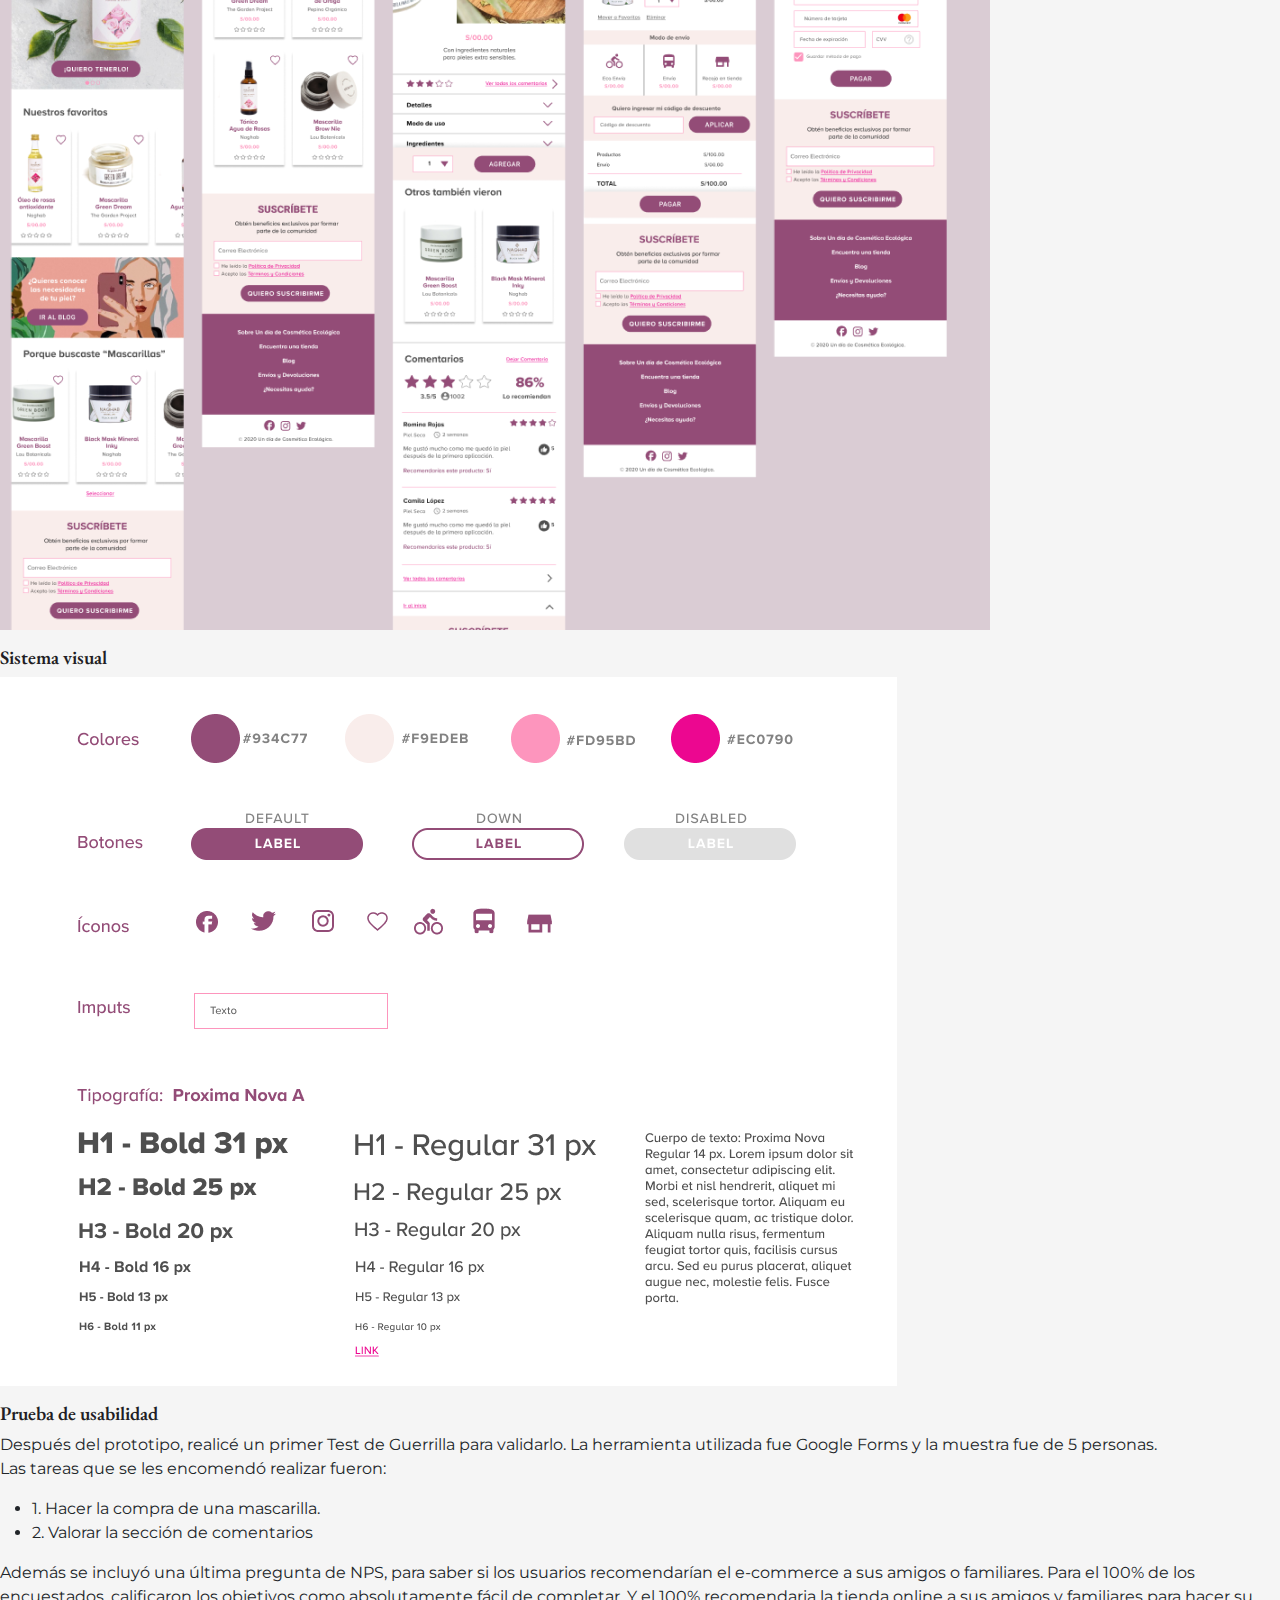
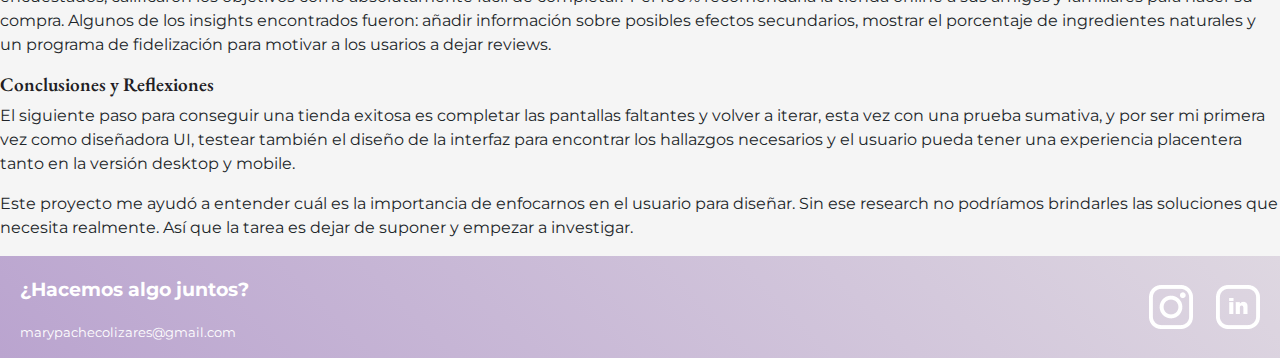
<file: pages/proyecto4_interior.html>
<!DOCTYPE html>
<html lang="en">
<head>
    <meta charset="UTF-8">
    <meta http-equiv="X-UA-Compatible" content="IE=edge">
    <meta name="viewport" content="width=device-width, initial-scale=1.0">

      <!------------ etiqueta -------------------------------------->
      <meta name="Keywords"  content="Portafolio UX/UI, Diseñadora UX/UI, diseñador perú, ux/ui perú, mary pacheco">
      <meta name="description" content="¿Estás buscando un diseñador para tu proyecto? Soy Mary Pacheco y tengo más de 7 años de experiencia en el desarrollo de productos digitales. Estemos en contato"> 
    <!------------ CSS  -------------------------------------->
    
    <link rel="stylesheet" href="../css/bootstrap.css">
    <link rel="stylesheet" href="../css/main.css">
     <!------------ FONTS  -------------------------------------->
    <link rel="preconnect" href="https://fonts.googleapis.com">
    <link rel="preconnect" href="https://fonts.gstatic.com" crossorigin>
    <link href="https://fonts.googleapis.com/css2?family=Goudy+Bookletter+1911&display=swap" rel="stylesheet">

    <link href="https://fonts.googleapis.com/css2?family=EB+Garamond:ital,wght@1,400;1,500&family=Montserrat:ital,wght@0,400;0,600;0,700;0,900;1,600;1,700&display=swap" rel="stylesheet">
   <!------------ FAVICON  -------------------------------------->
   <link rel="shortcut icon" href="../public/img/mary_pacheco_favicon.png" type="image/x-icon">
    <!------------ Title  -------------------------------------->

    <title>Mary Pacheco | Proyectos </title>
</head>
<body class="fondo"> 

    <!------------NAVEGACIÓN -->

    <header>
        <nav class="navbar navbar-expand-lg navbar-light fixed-top py-3" data-navbar-on-scroll="data-navbar-on-scroll">
            <div class="container"><a class="navbar-brand" href="../index.html"><img src="../public/img/logo_mary-02.svg" height="40" alt="mary pacheco visual designer" /></a>
                <button class="navbar-toggler" type="button" data-bs-toggle="collapse" data-bs-target="#navbarSupportedContent" ><span class="navbar-toggler-icon"> </span></button>
                <div class="collapse navbar-collapse mt-4 mt-lg-0" id="navbarSupportedContent">
                    <ul class="navbar-nav ms-auto pt-2 pt-lg-0 font-base align-items-lg-center align-items-start">
                        <li class="nav-item px-3 px-xl-4"><a class="nav-link fw-medium" href="../index.html">Inicio</a></li>
                        <li class="nav-item px-3 px-xl-4"><a class="nav-link fw-medium" href="about.html">Sobre mí</a></li>
                        <li class="nav-item px-3 px-xl-4"><a class="nav-link menu-activo fw-medium" href="proyectos.html">Proyectos</a></li>
                        <li class="nav-item px-3 px-xl-4"><a class="nav-link fw-medium" href="market.html">Tienda</a></li>
                        <li class="nav-item px-3 px-xl-4"><a class="nav-link fw-medium" href="contacto.html">Contacto</a></li>
                    </ul>
                </div>
            </div>
        </nav>
    </header>
        

    <main>

     <!-- -----------------   BANNER -->
    <div class="case-study"> 
        <h1 class="h1-interna"> 
            E-commerce Cosmética Ecológica</h1>
        <p class="bajada">Mi primer producto digital fue diseñar un prototipo de un e-commerce. </p>
        <p class="cursiva text-center"> Julio 2020</p>
    </div>  

    <figure class="case-img"> <img class="img-fluid w-100" src="../public/img/proyecto4_banner.png" alt=""></figure> 
 
     <!-- -----------------   CONTENIDO-->
     <div class="proyecto">
        <h4 class="h4-purple">Antecedentes de Proyecto  </h4>
        <div> 
            <p> Nuestro pedido fue seleccionar una marca que no posea e-commerce y diseñarlo. <strong class="cursiva">  Opté por un Bazar de Productos de Belleza Ecológicos que vende los productos de otros negocios locales y sostenibles </strong> . Elegí esta marca pues la conozco y he comprado antes ahí. Actualmente, posee una tienda física y su atención por redes sociales es lenta, si lo ponemos en números se traduciría en una importante pérdida de ventas. </p>
            <p>
                <strong class="cursiva"> Métodos y herramientas </strong>
            </p>
            <p>
                User persona, CJM, Wireframe en Figma, Test de Guerrilla
            </p>
        </div>

    </div>
  
    <div class="proyecto">
        <h4 class="h4-purple"> Desafío </h4>
        <strong class="cursiva"> ¿Cómo diseñar para personas que son muy conscientes de sus hábitos de consumo? </strong>
        <p> Este e-commerce representaba un desafío para mí pues tenía que investigar las tendencias de consumo de este grupo. 
        </p>
        <p> Lo que sí era seguro, es que los  productos de belleza no son productos de primera necesidad. Por lo tanto, no cumplen con el principio de inmediatez para desarrollar una app.
        Además nuestro user es una persona que mide su consumo y su huella ambiental, descargar una app y llenar la memoria de su teléfono implica usar recursos tecnológicos que también impactan al ambiente. </p>
        <div class="texto-destacado"> 
            <div class="comillas"><img src="../public/img/comilla.png" alt=""></div>
            <div>  Mobile phones cause a fairly tiny slice of global emissions, but if you are a chatterbox using your mobile for an hour each day, the total adds up to more than 1 tonne CO2e per year – the equivalent of flying from London to New York, one way, in economy class.”
                <p class="year"> How Bad are Bananas? The Carbon Footprint of everything. </p>
           </div> 
        </div>
    </div>

        <div class="proyecto">
            <h4 class="h4-purple"> User Persona</h4>
            Como resultado de la investigación definimos el siguiente User Persona.             <br>
             <p> <figure> <img src="../public/img/proyecto4_user.png" alt="User Persona"  class="img-fluid">  </figure>
                <h4 class="h4-purple">Customer Journey Map</h4>
                Como resultado de la investigación definimos el siguiente User Persona.             <br>
                 <p> <figure class="scroll-container"> <img src="../public/img/proyecto4_cjm.png" alt="User Persona"  class="">  </figure>
            
        </div>

        <div class="proyecto ">
            <h4 class="h4-purple"> Arquitectura de información</h4>
            Este es el esqueleto del e-commerce que diseñé.             <br>

             <div class="d-flex ">
                <figure>
                    <img src="../public/img/proyecto4_arq1.png" alt="Arquitectura de información del proyect"  class="img-fluid p-3 "> 
                </figure>
                <figure> <img src="../public/img/proyecto4_arq2.png" alt="Arquitectura de información del proyect"  class="img-fluid p-3 ">
                </figure>
                <figure>
                    <img src="../public/img/proyecto4_arq3.png" alt="Arquitectura de información del proyect"  class="img-fluid p-3">
                </figure>
            </div>    
     
        </div>

        <div class="proyecto">
            <h4 class="h4-purple"> Producto </h4>
            <p> Luego de la ideación diseñé el prototipo en baja y media fidelidad, empezando a diseñar las pantallas más importantes y que marcarían la diferencia del e-commerce.
            </p>

            <a href="https://www.figma.com/proto/3evzLa7MJ6Tz1pm9JN3yaW/HACKATHON-ECOMMERCE-Copy?node-id=1%3A2&viewport=206%2C233%2C0.5102306008338928&scaling=scale-down" class="boton efecto " target="blank" > <span> Ver prototipo</span>
            </a> 
            
            <figure> <img src="../public/img/proyecto4_mediana.png" alt=""  class="pt-5 img-fluid">  </figure>
            <figure> <img src="../public/img/proyecto4_alta.png" alt=""  class=" img-fluid">  </figure>
                
        </div>

        <div class="proyecto">
            <h4 class="h4-purple"> Sistema visual </h4>
             <figure> <img src="../public/img/proyecto4_ui.png" alt=""  class=" img-fluid">  </figure>

        </div>

        <div class="proyecto">
            <h4 class="h4-purple"> Prueba de usabilidad </h4>

            Después del prototipo, realicé un primer Test de Guerrilla para validarlo. La herramienta utilizada fue Google Forms y la muestra fue de 5 personas.
            <p> Las tareas que se les encomendó realizar fueron:
            </p>
            <ul> 
                <li>     1.  Hacer la compra de una mascarilla. </li>
                <li>     2. Valorar la sección de comentarios  </li>
             </ul>

            
            Además se incluyó una última pregunta de NPS, para saber si los usuarios recomendarían el e-commerce a sus amigos o familiares.
            
            Para el 100% de los encuestados, calificaron los objetivos como absolutamente fácil de completar. Y el 100% recomendaria la tienda online a sus amigos y familiares para hacer su compra.
            
            Algunos de los insights encontrados fueron: añadir información sobre posibles efectos secundarios, mostrar el porcentaje de ingredientes naturales y un programa de fidelización para motivar  a los usarios a dejar reviews. 
             
        
            </p> 

        </div>
      

        <div class="proyecto">
            <h4 class="h4-purple"> Conclusiones y Reflexiones</h4>
            <p>  El siguiente paso para conseguir una tienda exitosa es completar las pantallas faltantes y volver a iterar, esta vez con una prueba sumativa, y por ser mi primera vez como diseñadora UI, testear también el diseño de la interfaz para encontrar los hallazgos necesarios y el usuario pueda tener una experiencia placentera tanto en la versión desktop y mobile.   </p>
            <p>  Este proyecto me ayudó a entender cuál es la importancia de enfocarnos en el usuario para diseñar. Sin ese research no podríamos brindarles las soluciones que necesita realmente. Así que la tarea es dejar de suponer y empezar a investigar. 
            </p>
              
                       </div>

    </main>

    <!------------ FOOTER -------------------------------------->

    <footer>   
        <div class="div-footer">
            <div>
                <h3> ¿Hacemos algo juntos?</h4>
                <p> marypachecolizares@gmail.com</p>

            </div> 
            <div>
                <a href="https://www.instagram.com/estoypacheco/?hl=es-la" target="_blank"><img src="../public/img/instagram.png" alt="instagram"></a>
                <a href=https://www.linkedin.com/in/marypachecolizares/ target="_blank"><img src="../public/img/linkedin.png" alt="linkedin"></a>
            </div>
            
        </div> 
    </footer>
    <script src="https://cdn.jsdelivr.net/npm/@popperjs/core@2.10.2/dist/umd/popper.min.js" integrity="sha384-7+zCNj/IqJ95wo16oMtfsKbZ9ccEh31eOz1HGyDuCQ6wgnyJNSYdrPa03rtR1zdB" crossorigin="anonymous"></script>
    <script src="https://cdn.jsdelivr.net/npm/bootstrap@5.1.3/dist/js/bootstrap.min.js" integrity="sha384-QJHtvGhmr9XOIpI6YVutG+2QOK9T+ZnN4kzFN1RtK3zEFEIsxhlmWl5/YESvpZ13" crossorigin="anonymous"></script> 

</body>
</html>
</file>
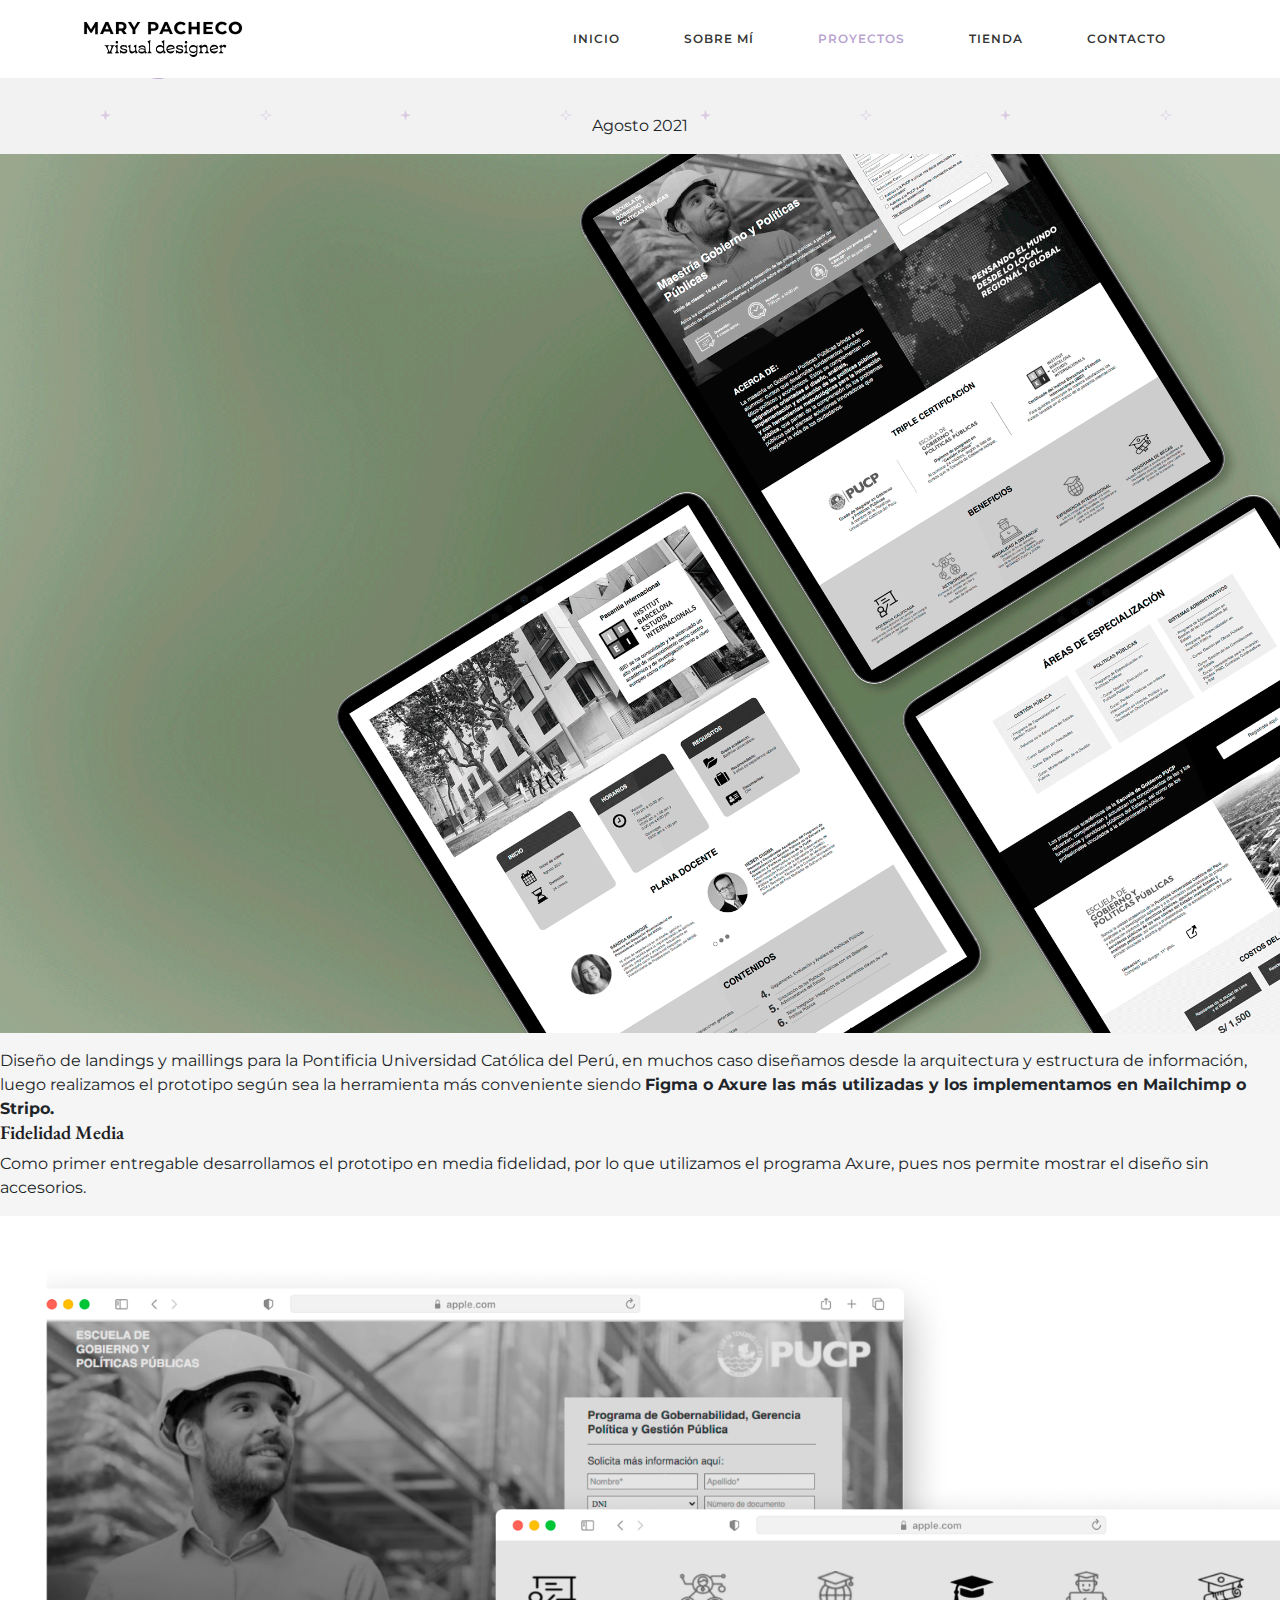
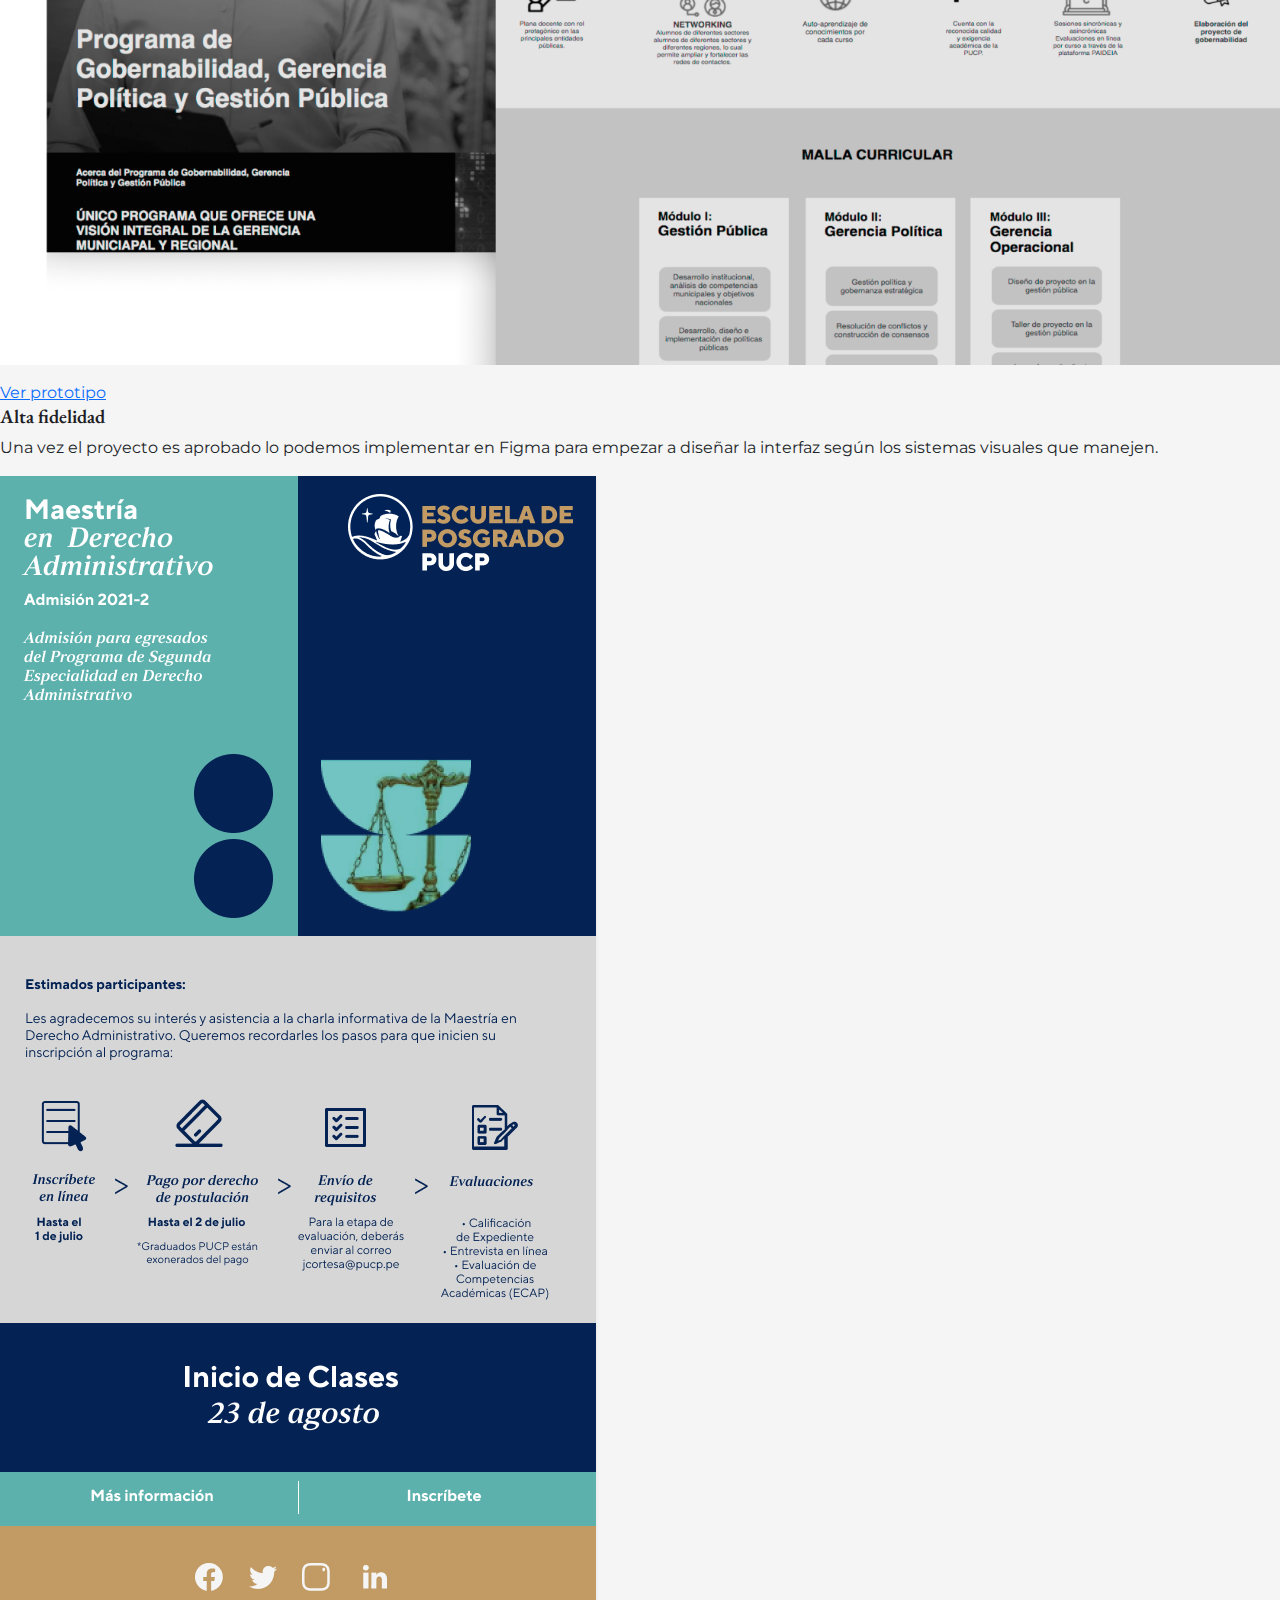
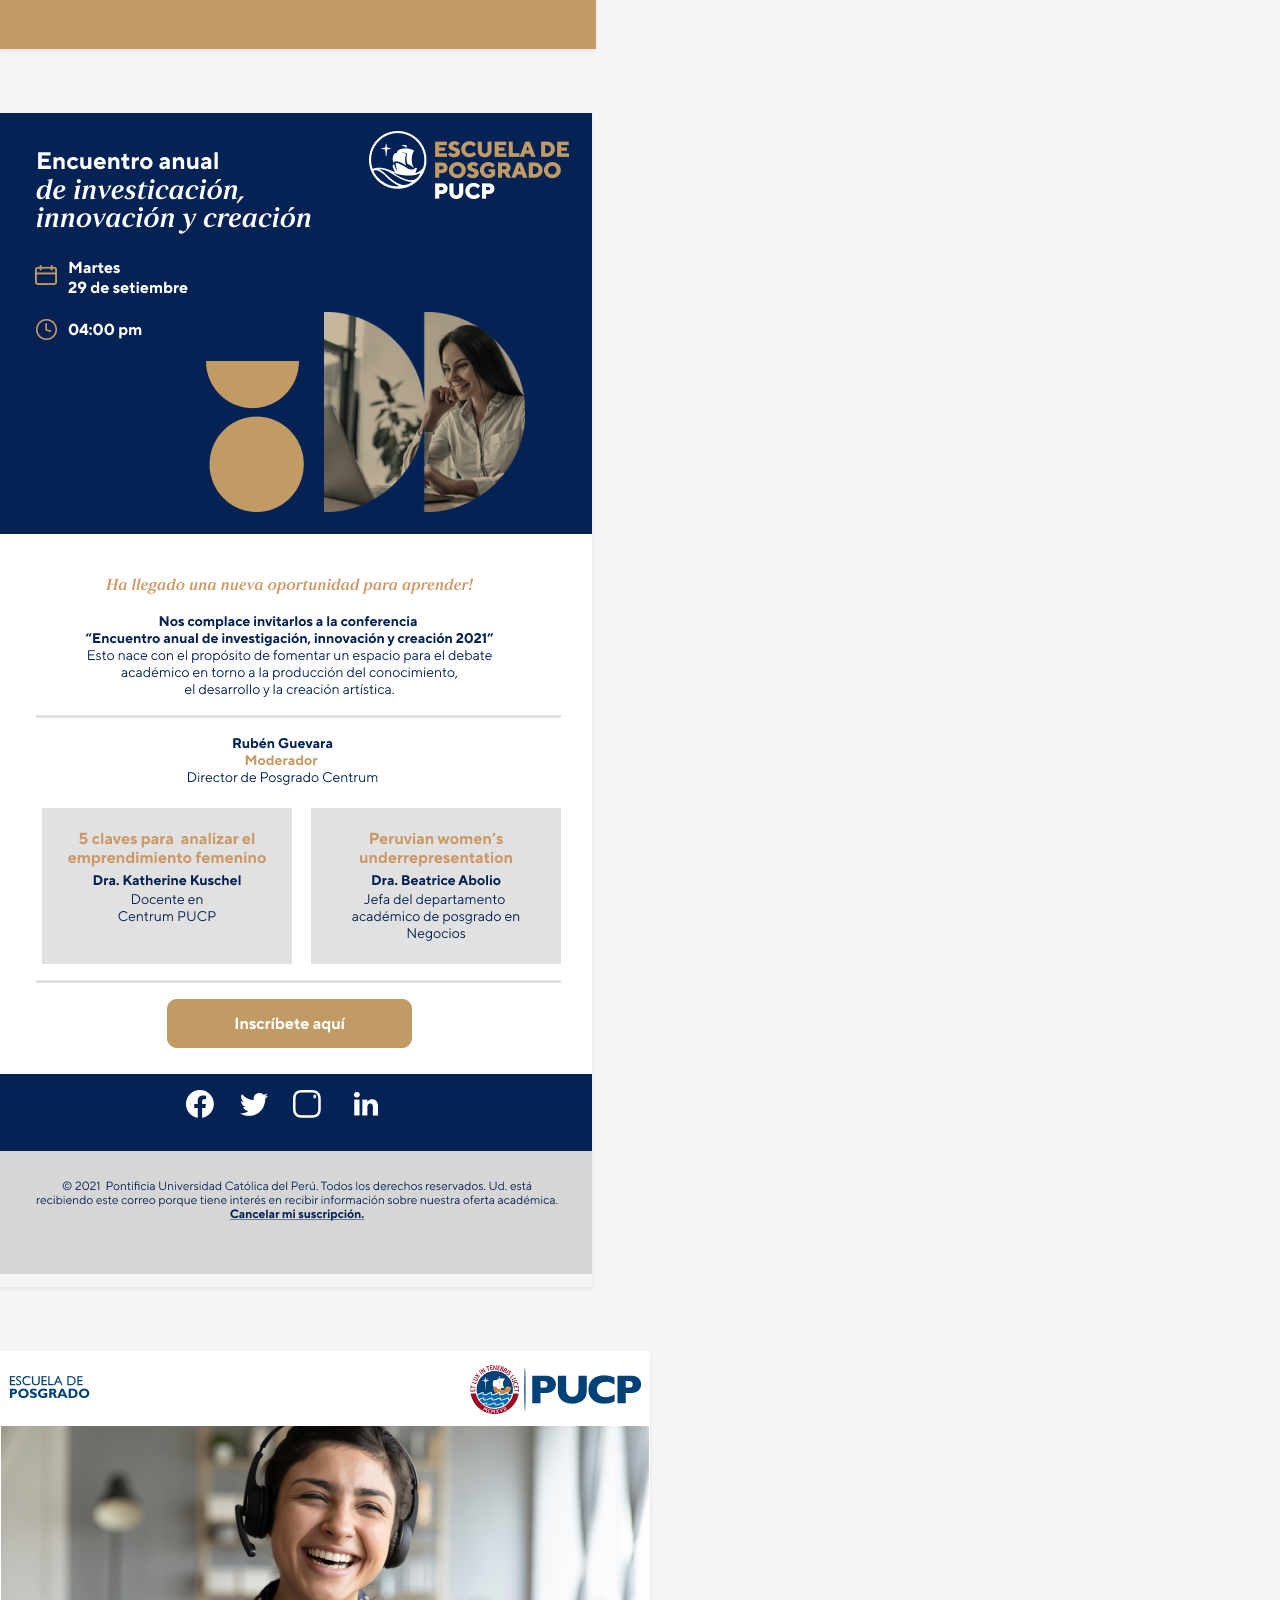
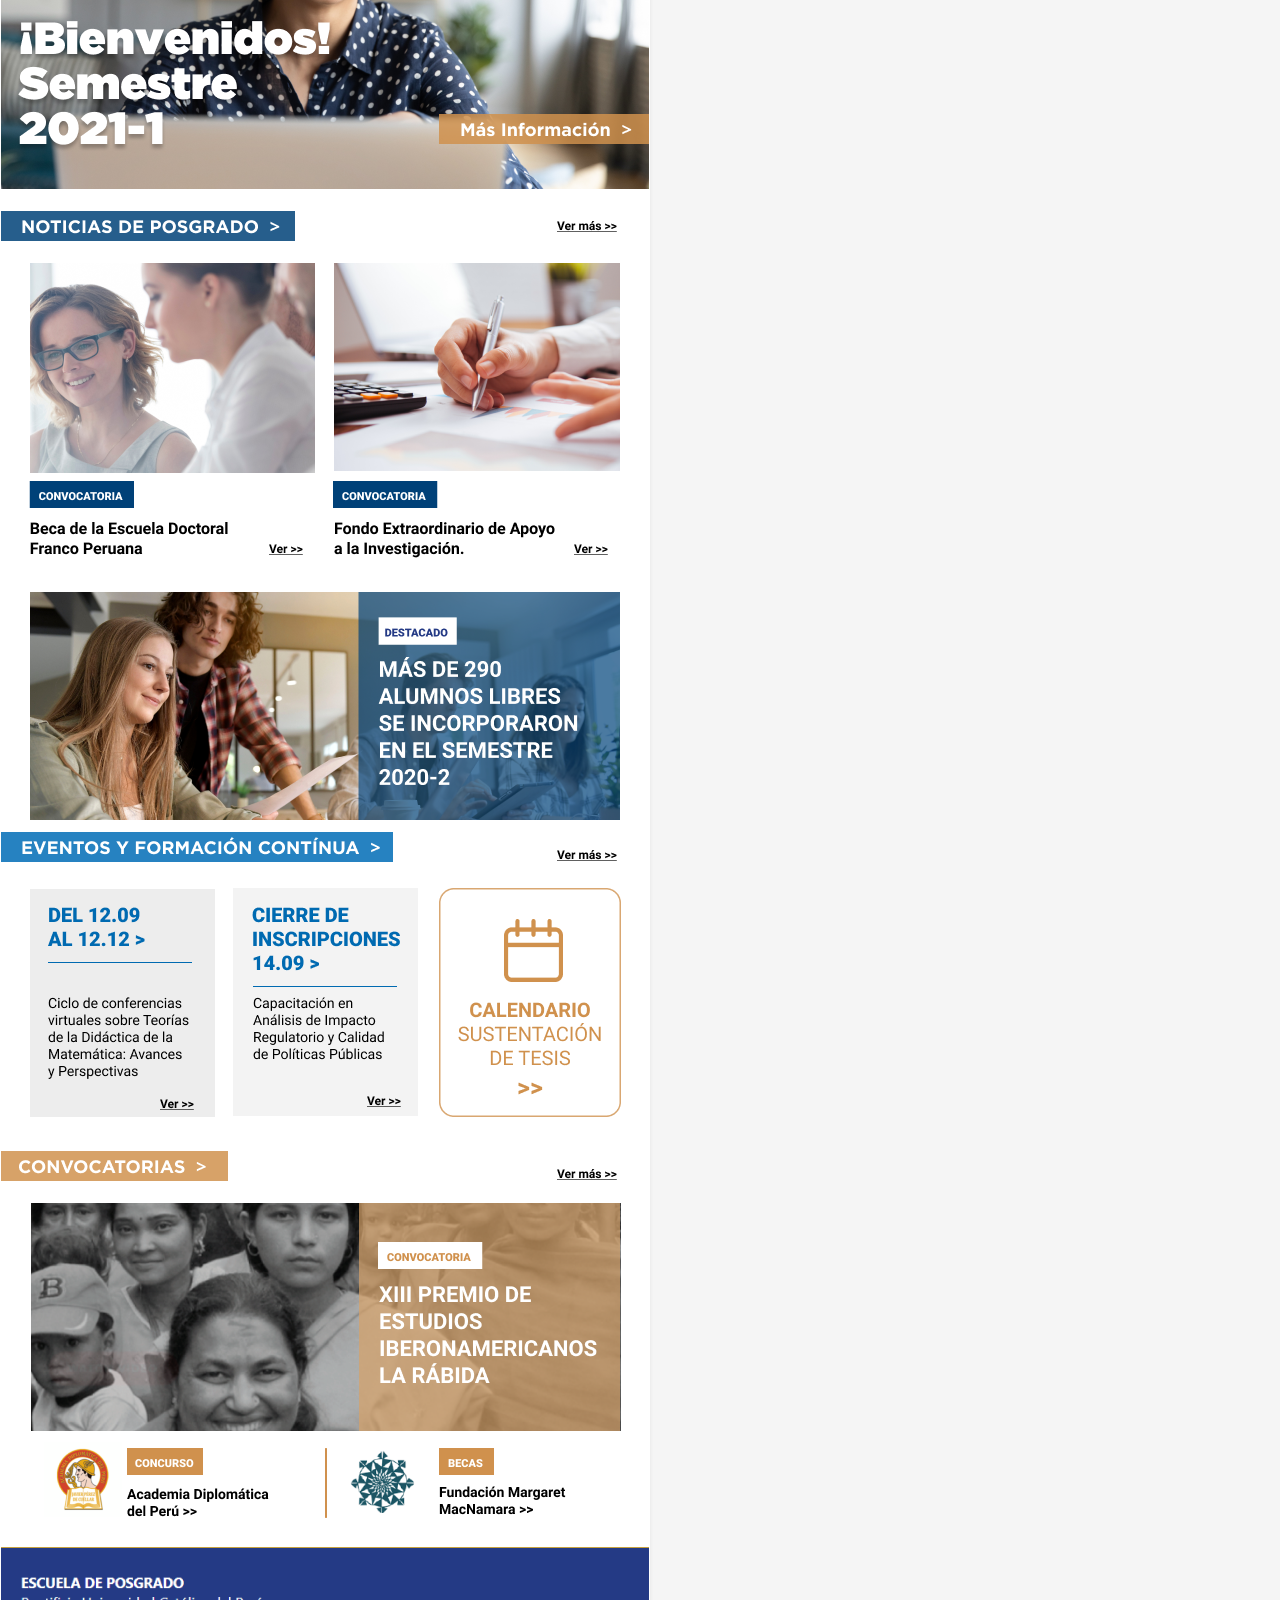
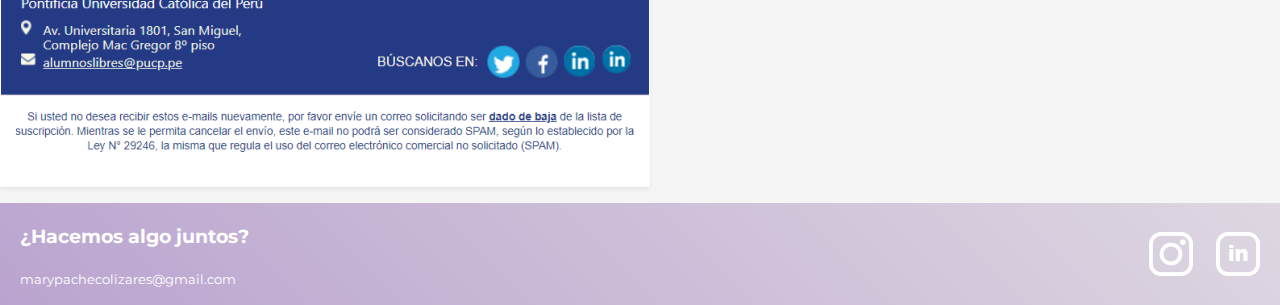
<file: pages/proyecto5_interna.html>
<!DOCTYPE html>
<html lang="en">
<head>
    <meta charset="UTF-8">
    <meta http-equiv="X-UA-Compatible" content="IE=edge">
    <meta name="viewport" content="width=device-width, initial-scale=1.0">

      <!------------ etiqueta -------------------------------------->
      <meta name="Keywords"  content="Portafolio UX/UI, Diseñadora UX/UI, diseñador perú, ux/ui perú, mary pacheco">
      <meta name="description" content="¿Estás buscando un diseñador para tu proyecto? Soy Mary Pacheco y tengo más de 7 años de experiencia en el desarrollo de productos digitales. Estemos en contato"> 
    <!------------ CSS  -------------------------------------->
    
    <link rel="stylesheet" href="../css/bootstrap.css">
    <link rel="stylesheet" href="../css/main.css">
     <!------------ FONTS  -------------------------------------->
    <link rel="preconnect" href="https://fonts.googleapis.com">
    <link rel="preconnect" href="https://fonts.gstatic.com" crossorigin>
    <link href="https://fonts.googleapis.com/css2?family=Goudy+Bookletter+1911&display=swap" rel="stylesheet">

    <link href="https://fonts.googleapis.com/css2?family=EB+Garamond:ital,wght@1,400;1,500&family=Montserrat:ital,wght@0,400;0,600;0,700;0,900;1,600;1,700&display=swap" rel="stylesheet">
   <!------------ FAVICON  -------------------------------------->
   <link rel="shortcut icon" href="../public/img/mary_pacheco_favicon.png" type="image/x-icon">
    <!------------ Title  -------------------------------------->

    <title>Mary Pacheco | Proyectos </title>
</head>
<body class="fondo"> 

    <!------------NAVEGACIÓN -->

    <header>
        <nav class="navbar navbar-expand-lg navbar-light fixed-top py-3" data-navbar-on-scroll="data-navbar-on-scroll">
            <div class="container"><a class="navbar-brand" href="../index.html"><img src="../public/img/logo_mary-02.svg" height="40" alt="mary pacheco visual designer" /></a>
                <button class="navbar-toggler" type="button" data-bs-toggle="collapse" data-bs-target="#navbarSupportedContent" ><span class="navbar-toggler-icon"> </span></button>
                <div class="collapse navbar-collapse mt-4 mt-lg-0" id="navbarSupportedContent">
                    <ul class="navbar-nav ms-auto pt-2 pt-lg-0 font-base align-items-lg-center align-items-start">
                        <li class="nav-item px-3 px-xl-4"><a class="nav-link fw-medium" href="../index.html">Inicio</a></li>
                        <li class="nav-item px-3 px-xl-4"><a class="nav-link fw-medium" href="about.html">Sobre mí</a></li>
                        <li class="nav-item px-3 px-xl-4"><a class="nav-link menu-activo fw-medium" href="proyectos.html">Proyectos</a></li>
                        <li class="nav-item px-3 px-xl-4"><a class="nav-link fw-medium" href="market.html">Tienda</a></li>
                        <li class="nav-item px-3 px-xl-4"><a class="nav-link fw-medium" href="contacto.html">Contacto</a></li>
                    </ul>
                </div>
            </div>
        </nav>
    </header>
        

    <main>

     <!-- -----------------   BANNER -->
    <div class="case-study"> 
        <h1 class="h1-interna"> 
            Landings PUCP</h1>
        <p class="cursiva text-center"> Agosto 2021</p>
    </div>  

    <figure class="case-img"> <img class="img-fluid w-100" src="../public/img/proyecto5-destacado.png" alt=""></figure> 
 
     <!-- -----------------   CONTENIDO-->
        <div class="proyecto">
            <div> 
                Diseño de landings y maillings para la Pontificia Universidad Católica del Perú, en muchos caso diseñamos desde la  arquitectura y estructura de información, luego realizamos el prototipo según sea la herramienta más conveniente siendo <strong class="cursiva">  Figma o Axure las más utilizadas y los implementamos en Mailchimp o Stripo. </strong>
            </div>
        </div>
      
        <div class="proyecto">
            <h4 class="h4-purple"> Fidelidad Media</h4>
            Como primer entregable desarrollamos el prototipo en media fidelidad, por lo que utilizamos el programa Axure, pues nos permite mostrar el diseño sin accesorios.    
            <p>
                <figure> <img src="../public/img/proyecto5_proto.png" alt="User Persona"  class="img-fluid">  </figure>
            </p>
            <a href="https://epgvr9.axshare.com/#id=knfgdy&p=home__1___1_&view=default " class="boton efecto" target="blank" > <span> Ver prototipo</span> </a>   
        </div>

        <div class="proyecto">
            <h4 class="h4-purple"> Alta fidelidad</h4>
            Una vez el proyecto es aprobado lo podemos implementar en Figma para empezar a diseñar la interfaz según los sistemas visuales que manejen.   
       
            <p>
                <figure> <img src="../public/img/proyecto5_mailing.png" alt="User Persona"  class="img-fluid shadow-sm ">  </figure>
            </p>
            <p>
                <figure> <img src="../public/img/proyecto5_mailing2.png" alt="User Persona"  class="img-fluid shadow-sm mt-5">  </figure>
            </p>

            <p>
                <figure> <img src="../public/img/proyecto5_mailing3.png" alt="User Persona"  class="img-fluid shadow-sm mt-5 ">  </figure>
            </p>

        </div>

        
        

    </main>

    <!------------ FOOTER -------------------------------------->

    <footer>   
        <div class="div-footer">
            <div>
                <h3> ¿Hacemos algo juntos?</h4>
                <p> marypachecolizares@gmail.com</p>

            </div> 
            <div>
                <a href="https://www.instagram.com/estoypacheco/?hl=es-la" target="_blank"><img src="../public/img/instagram.png" alt="instagram"></a>
                <a href=https://www.linkedin.com/in/marypachecolizares/ target="_blank"><img src="../public/img/linkedin.png" alt="linkedin"></a>
            </div>
            
        </div> 
    </footer>
    <script src="https://cdn.jsdelivr.net/npm/@popperjs/core@2.10.2/dist/umd/popper.min.js" integrity="sha384-7+zCNj/IqJ95wo16oMtfsKbZ9ccEh31eOz1HGyDuCQ6wgnyJNSYdrPa03rtR1zdB" crossorigin="anonymous"></script>
    <script src="https://cdn.jsdelivr.net/npm/bootstrap@5.1.3/dist/js/bootstrap.min.js" integrity="sha384-QJHtvGhmr9XOIpI6YVutG+2QOK9T+ZnN4kzFN1RtK3zEFEIsxhlmWl5/YESvpZ13" crossorigin="anonymous"></script> 

</body>
</html>
</file>
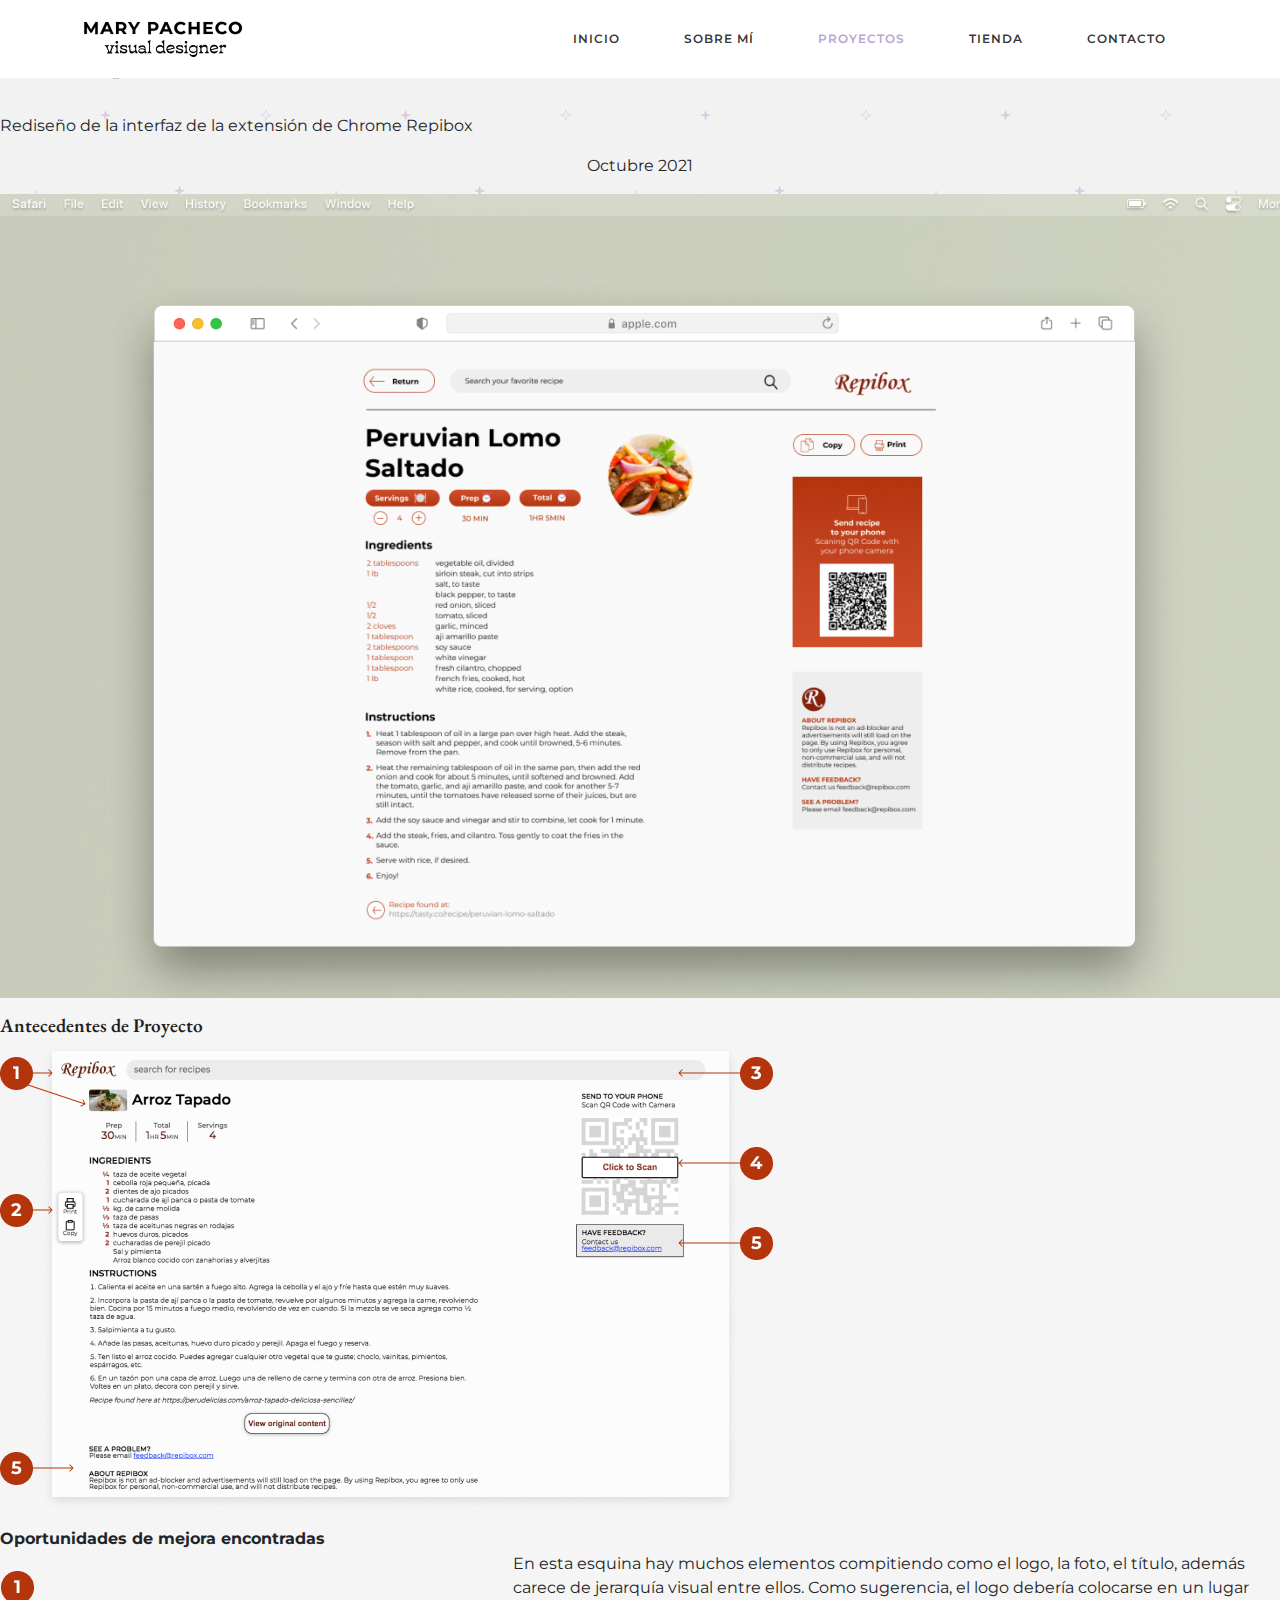
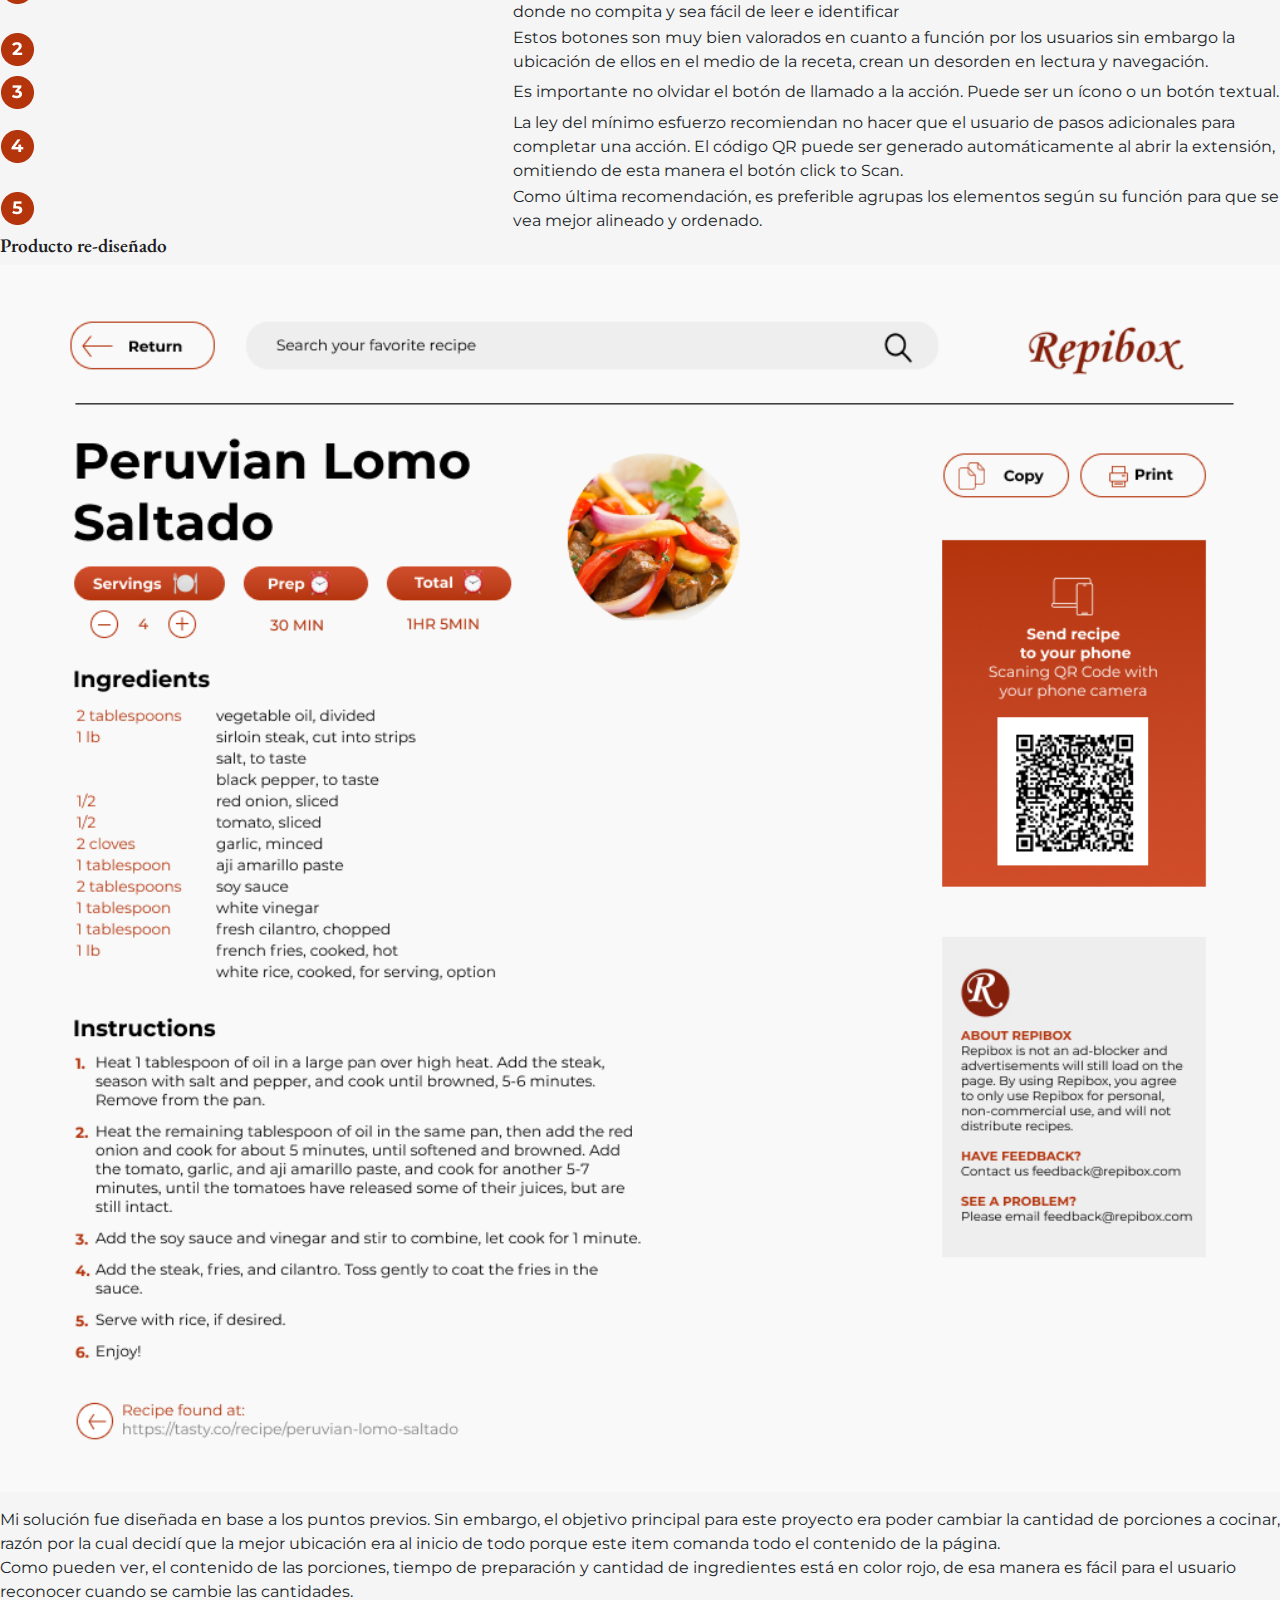
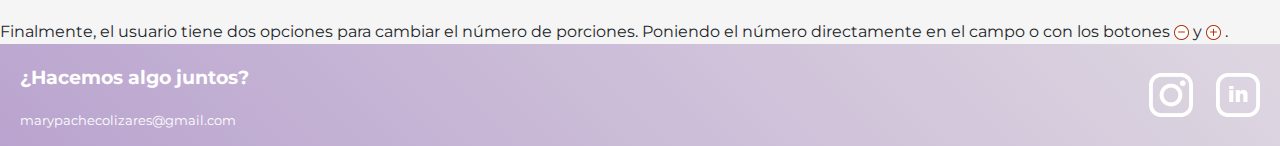
<file: pages/proyecto6_interna.html>
<!DOCTYPE html>
<html lang="en">
<head>
    <meta charset="UTF-8">
    <meta http-equiv="X-UA-Compatible" content="IE=edge">
    <meta name="viewport" content="width=device-width, initial-scale=1.0">

      <!------------ etiqueta -------------------------------------->
      <meta name="Keywords"  content="Portafolio UX/UI, Diseñadora UX/UI, diseñador perú, ux/ui perú, mary pacheco">
      <meta name="description" content="¿Estás buscando un diseñador para tu proyecto? Soy Mary Pacheco y tengo más de 7 años de experiencia en el desarrollo de productos digitales. Estemos en contato"> 
    <!------------ CSS  -------------------------------------->
    
    <link rel="stylesheet" href="../css/bootstrap.css">
    <link rel="stylesheet" href="../css/main.css">
     <!------------ FONTS  -------------------------------------->
    <link rel="preconnect" href="https://fonts.googleapis.com">
    <link rel="preconnect" href="https://fonts.gstatic.com" crossorigin>
    <link href="https://fonts.googleapis.com/css2?family=Goudy+Bookletter+1911&display=swap" rel="stylesheet">

    <link href="https://fonts.googleapis.com/css2?family=EB+Garamond:ital,wght@1,400;1,500&family=Montserrat:ital,wght@0,400;0,600;0,700;0,900;1,600;1,700&display=swap" rel="stylesheet">
   <!------------ FAVICON  -------------------------------------->
   <link rel="shortcut icon" href="../public/img/mary_pacheco_favicon.png" type="image/x-icon">
    <!------------ Title  -------------------------------------->

    <title>Mary Pacheco | Proyectos </title>
</head>
<body class="fondo"> 

    <!------------NAVEGACIÓN -->

    <header>
        <nav class="navbar navbar-expand-lg navbar-light fixed-top py-3" data-navbar-on-scroll="data-navbar-on-scroll">
            <div class="container"><a class="navbar-brand" href="../index.html"><img src="../public/img/logo_mary-02.svg" height="40" alt="mary pacheco visual designer" /></a>
                <button class="navbar-toggler" type="button" data-bs-toggle="collapse" data-bs-target="#navbarSupportedContent" ><span class="navbar-toggler-icon"> </span></button>
                <div class="collapse navbar-collapse mt-4 mt-lg-0" id="navbarSupportedContent">
                    <ul class="navbar-nav ms-auto pt-2 pt-lg-0 font-base align-items-lg-center align-items-start">
                        <li class="nav-item px-3 px-xl-4"><a class="nav-link fw-medium" href="../index.html">Inicio</a></li>
                        <li class="nav-item px-3 px-xl-4"><a class="nav-link fw-medium" href="about.html">Sobre mí</a></li>
                        <li class="nav-item px-3 px-xl-4"><a class="nav-link menu-activo fw-medium" href="proyectos.html">Proyectos</a></li>
                        <li class="nav-item px-3 px-xl-4"><a class="nav-link fw-medium" href="market.html">Tienda</a></li>
                        <li class="nav-item px-3 px-xl-4"><a class="nav-link fw-medium" href="contacto.html">Contacto</a></li>
                    </ul>
                </div>
            </div>
        </nav>
    </header>
        

    <main>

     <!-- -----------------   BANNER -->
    <div class="case-study"> 
        <h1 class="h1-interna"> 
        UI Repibox</h1>
        <p class="bajada">Rediseño de la interfaz de la extensión de Chrome Repibox</p>
        <p class="cursiva text-center"> Octubre 2021</p>

    </div>  

    <figure class="case-img"> <img class="img-fluid w-100" src="../public/img/proyecto6_banner.jpg" alt="proyecto Repibox"></figure> 
 
     <!-- -----------------   CONTENIDO-->
        <div class="proyecto">
            <h4 class="h4-purple">Antecedentes de Proyecto  </h4>
               <figure> <img src="../public/img/proyecto6_repibox.png" alt="User Persona"  class="img-fluid">  </figure>
                <strong class="cursiva"> Oportunidades de mejora encontradas </strong>
                   
                <table>
                    <tr>
                        <td> <img src="../public/img/pro6_11.png" alt=""> </td>
                        <td> En esta esquina hay muchos elementos compitiendo como el logo, la foto, el título, además carece de jerarquía visual entre ellos. Como sugerencia, el logo debería colocarse en un lugar donde no compita y sea fácil de leer e identificar </td>
                    </tr> 
                    <tr>
                        <td> <img src="../public/img/pro6_2.png" alt=""> </td>
                        <td> Estos botones son muy bien valorados en cuanto a función por los usuarios sin embargo la ubicación de ellos en el medio de la receta, crean un desorden en lectura y navegación.  </td>
                    </tr> 
                    <tr>
                        <td> <img src="../public/img/pro6_33.png" alt=""> </td>
                        <td> Es importante no olvidar el botón de llamado a la acción. Puede ser un ícono o un botón textual.  </td>
                    </tr> 
                    <tr>
                        <td> <img src="../public/img/pro6_4.png" alt=""> </td>
                        <td> La ley del mínimo esfuerzo recomiendan no hacer que el usuario de pasos adicionales para completar una acción. El código QR puede ser generado automáticamente al abrir la extensión, omitiendo de esta manera el botón click to Scan.   </td>
                    </tr> 
                    <tr>
                        <td> <img src="../public/img/pro6_55.png" alt=""> </td>
                        <td> Como última recomendación, es preferible agrupas los elementos según su función para que se vea mejor alineado y ordenado.   </td>
                    </tr> 
                </table>
        </div>

        <div class="proyecto">
            <h4 class="h4-purple"> Producto re-diseñado</h4>
            <figure> <img src="../public/img/proyecto6_proto.png" alt="Repibox UI"  class="img-fluid w-100">  </figure> 
            Mi solución fue diseñada en base a los puntos previos. Sin embargo, el objetivo principal para este proyecto era poder cambiar la cantidad de porciones a cocinar, razón por la cual decidí que la mejor ubicación era al inicio de todo porque este item comanda todo el contenido de la página. 
            <p> Como pueden ver,  el contenido de las porciones, tiempo de preparación y cantidad de ingredientes está en color rojo, de esa manera es fácil para el usuario reconocer cuando se cambie las cantidades. </p> 
            Finalmente, el usuario tiene dos opciones para cambiar el número de porciones. Poniendo el número directamente en el campo o con los botones  <img id="no-alinear" src="../public/img/proyecto6_img1.png" alt="menos" > y <img id="no-alinear" src="../public/img/proyecto6_img2.png" alt="menos" > .
            <br>
        </div>

     
    </main>

    <!------------ FOOTER -------------------------------------->

    <footer>   
        <div class="div-footer">
            <div>
                <h3> ¿Hacemos algo juntos?</h4>
                <p> marypachecolizares@gmail.com</p>

            </div> 
            <div>
                <a href="https://www.instagram.com/estoypacheco/?hl=es-la" target="_blank"><img src="../public/img/instagram.png" alt="instagram"></a>
                <a href=https://www.linkedin.com/in/marypachecolizares/ target="_blank"><img src="../public/img/linkedin.png" alt="linkedin"></a>
            </div>
            
        </div> 
    </footer>
    <script src="https://cdn.jsdelivr.net/npm/@popperjs/core@2.10.2/dist/umd/popper.min.js" integrity="sha384-7+zCNj/IqJ95wo16oMtfsKbZ9ccEh31eOz1HGyDuCQ6wgnyJNSYdrPa03rtR1zdB" crossorigin="anonymous"></script>
    <script src="https://cdn.jsdelivr.net/npm/bootstrap@5.1.3/dist/js/bootstrap.min.js" integrity="sha384-QJHtvGhmr9XOIpI6YVutG+2QOK9T+ZnN4kzFN1RtK3zEFEIsxhlmWl5/YESvpZ13" crossorigin="anonymous"></script> 

</body>
</html>
</file>
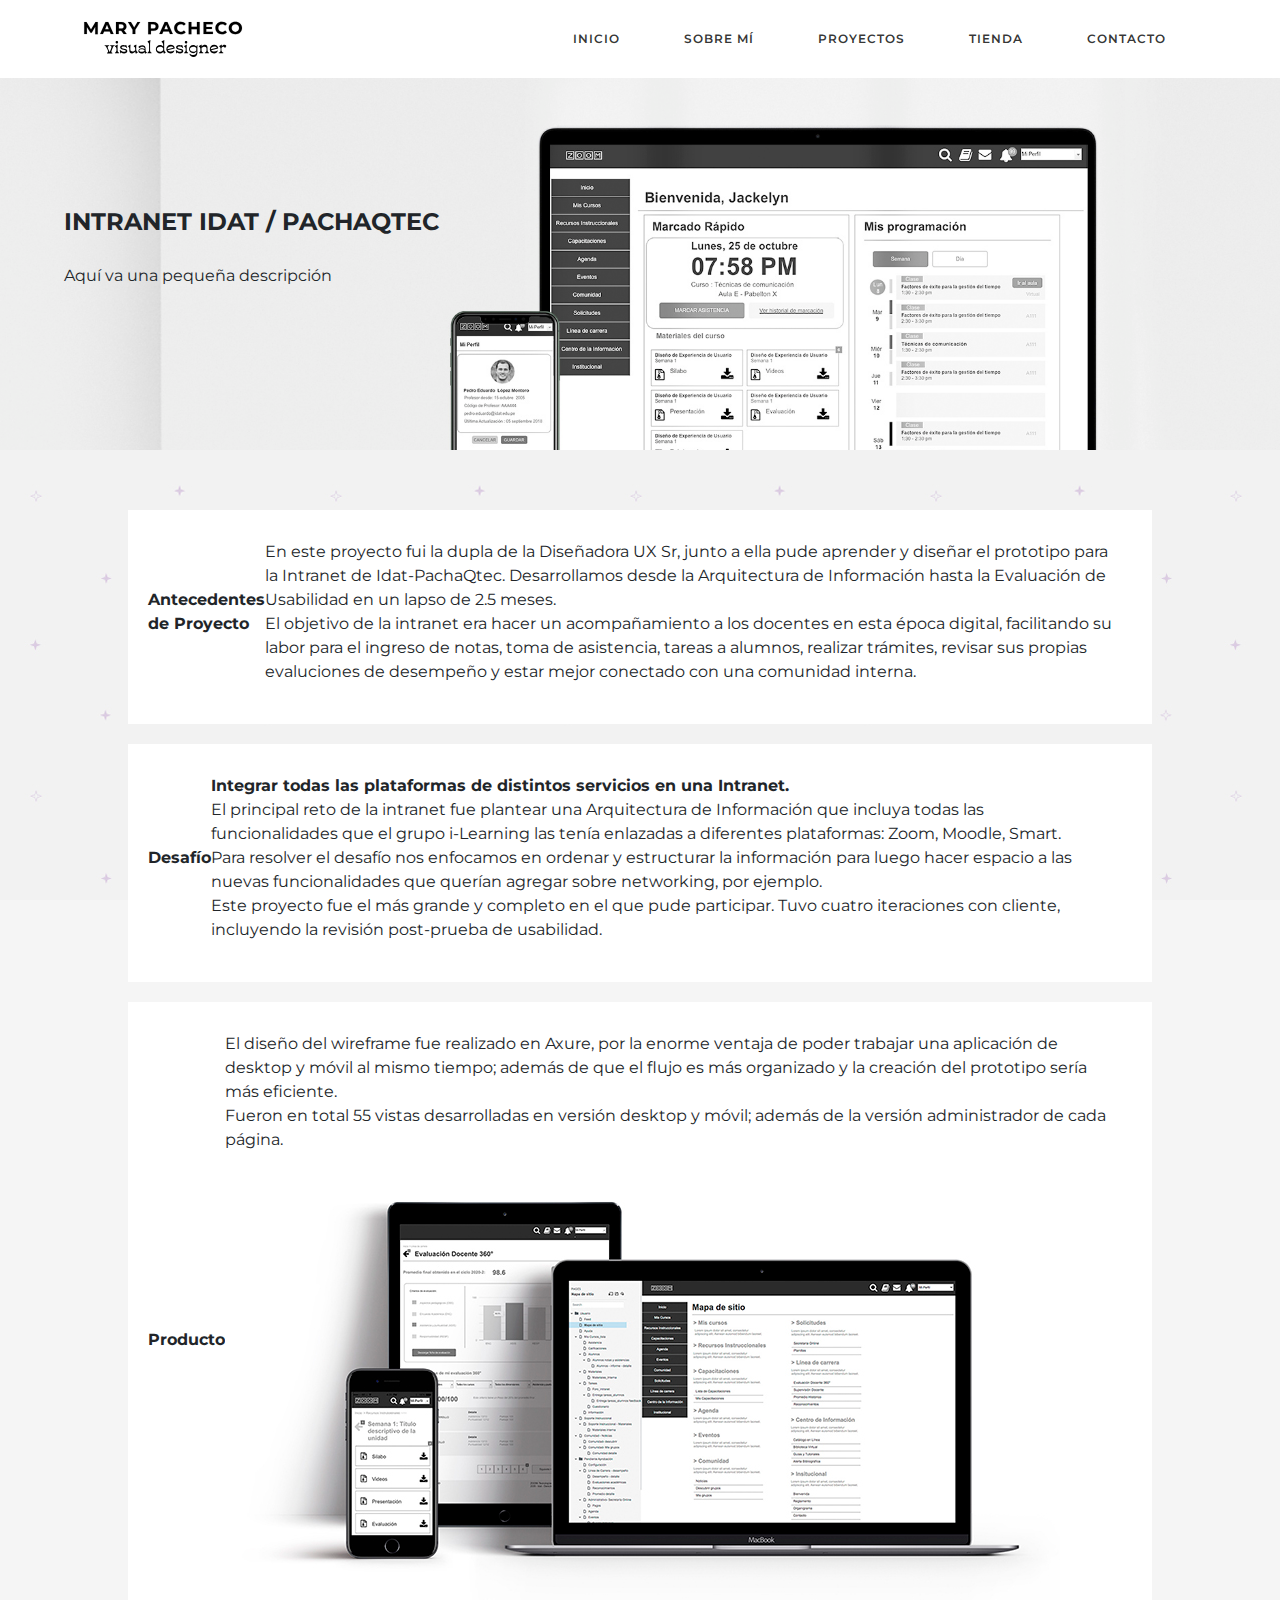
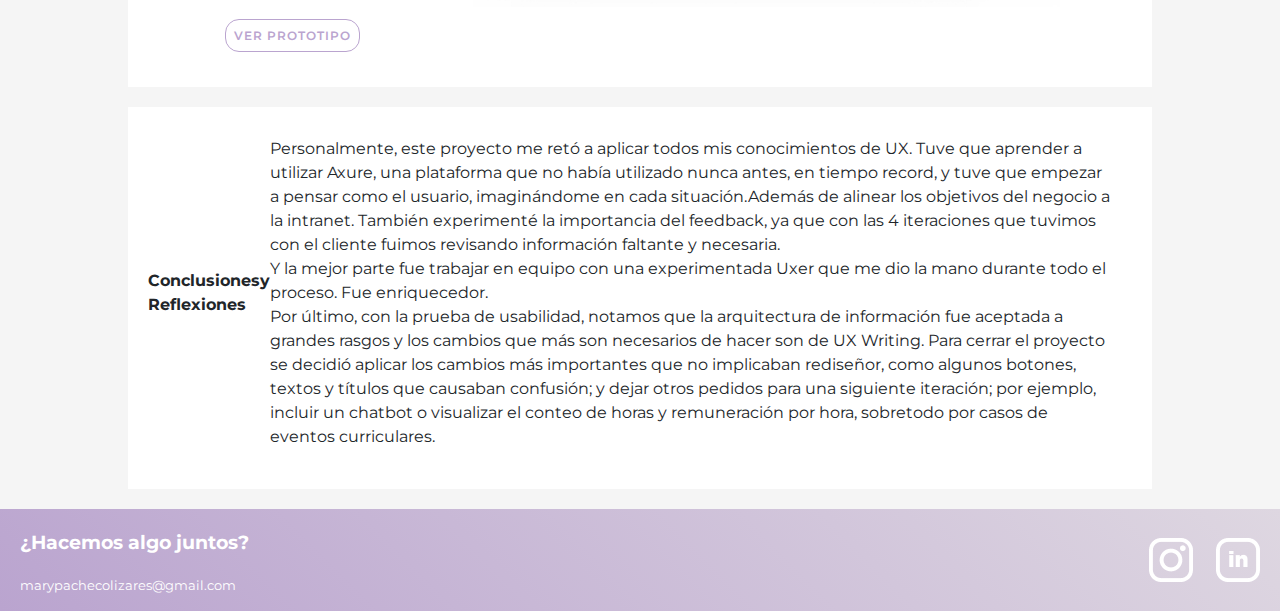
<file: pages/proyectos-interna.html>
<!DOCTYPE html>
<html lang="en">
<head>
    <meta charset="UTF-8">
    <meta http-equiv="X-UA-Compatible" content="IE=edge">
    <meta name="viewport" content="width=device-width, initial-scale=1.0">

      <!------------ etiqueta -------------------------------------->
      <meta name="Keywords"  content="Portafolio UX/UI, Diseñadora UX/UI, diseñador perú, ux/ui perú, mary pacheco">
      <meta name="description" content="¿Estás buscando un diseñador para tu proyecto? Soy Mary Pacheco y tengo más de 7 años de experiencia en el desarrollo de productos digitales. Estemos en contato"> 
    <!------------ CSS  -------------------------------------->
    
    <link rel="stylesheet" href="../css/bootstrap.css">
    <link rel="stylesheet" href="../css/main.css">
     <!------------ FONTS  -------------------------------------->
    <link rel="preconnect" href="https://fonts.googleapis.com">
    <link rel="preconnect" href="https://fonts.gstatic.com" crossorigin>
    <link href="https://fonts.googleapis.com/css2?family=EB+Garamond:ital,wght@1,400;1,500&family=Montserrat:ital,wght@0,400;0,600;0,700;0,900;1,600;1,700&display=swap" rel="stylesheet">
   <!------------ FAVICON  -------------------------------------->
   <link rel="shortcut icon" href="../public/img/mary_pacheco_favicon.png" type="image/x-icon">
    <!------------ Title  -------------------------------------->

    <title>Mary Pacheco | Proyectos </title>
</head>
<body> 

    <!------------NAVEGACIÓN -->

    <header>
        <nav class="navbar navbar-expand-lg navbar-light fixed-top py-3" data-navbar-on-scroll="data-navbar-on-scroll">
            <div class="container"><a class="navbar-brand" href="../index.html"><img src="../public/img/logo_mary-02.svg" height="40" alt="mary pacheco visual designer" /></a>
                <button class="navbar-toggler" type="button" data-bs-toggle="collapse" data-bs-target="#navbarSupportedContent" ><span class="navbar-toggler-icon"> </span></button>
                <div class="collapse navbar-collapse mt-4 mt-lg-0" id="navbarSupportedContent">
                    <ul class="navbar-nav ms-auto pt-2 pt-lg-0 font-base align-items-lg-center align-items-start">
                        <li class="nav-item px-3 px-xl-4"><a class="nav-link fw-medium" href="../index.html">Inicio</a></li>
                        <li class="nav-item px-3 px-xl-4"><a class="nav-link fw-medium" href="about.html">Sobre mí</a></li>
                        <li class="nav-item px-3 px-xl-4"><a class="nav-link fw-medium" href="proyectos.html">Proyectos</a></li>
                        <li class="nav-item px-3 px-xl-4"><a class="nav-link fw-medium" href="market.html">Tienda</a></li>
                        <li class="nav-item px-3 px-xl-4"><a class="nav-link fw-medium" href="contacto.html">Contacto</a></li>
                    </ul>
                </div>
            </div>
        </nav>
    </header>
        

    <main>
        <div"> 
            <DIV class="banner-proyecto"> 
                
                <img src="../public/img/proyecto_banner.jpg" alt=""> 
                <div class="texto-imagen" > <h3 > INTRANET IDAT / PACHAQTEC</h3>
                    <p>Aquí va una pequeña descripción</p>
                
            </DIV>
            
        </div> 

        <div class="proyecto-content">
            <div class="proyecto-izquierda"> <strong>Antecedentes de Proyecto</strong>  </div>
            <div>  En este proyecto fui la dupla de la Diseñadora UX Sr, junto a ella pude aprender y diseñar el prototipo para la Intranet de Idat-PachaQtec. Desarrollamos desde la Arquitectura de Información hasta la Evaluación de Usabilidad en un lapso de 2.5 meses. 
            <br> El objetivo de la intranet era hacer un acompañamiento a los docentes en esta época digital,  facilitando su labor para el ingreso de notas, toma de asistencia, tareas a alumnos, realizar trámites, revisar sus propias evaluciones de desempeño y estar mejor conectado con una comunidad interna.
            </div>
        </div>

        <div class="proyecto-content">
            <div class="proyecto-izquierda"> <strong>Desafío</strong>  </div>
            <div> <strong> Integrar todas las plataformas de distintos servicios en una Intranet. </strong>
                <br> 
                El principal reto de la intranet fue plantear una Arquitectura de Información que incluya todas las funcionalidades que el grupo i-Learning las tenía enlazadas a diferentes plataformas: Zoom, Moodle, Smart.
                <br> Para resolver el desafío nos enfocamos en ordenar y estructurar la información para luego hacer espacio a las nuevas funcionalidades que querían agregar sobre networking, por ejemplo.
                <br>Este proyecto fue el más grande y completo en el que pude participar. Tuvo cuatro iteraciones con cliente, incluyendo la revisión post-prueba de usabilidad.
                

            </div>
        </div>
        
        <div class="proyecto-content">
            <div class="proyecto-izquierda"> <strong>Producto</strong>  </div>
            <div> 

                
                El diseño del wireframe fue realizado en Axure, por la enorme ventaja de poder trabajar una aplicación de desktop y móvil al mismo tiempo; además de que el flujo es más organizado y la creación del prototipo sería más eficiente.  
            <br>
                Fueron en total 55 vistas desarrolladas en versión desktop y móvil; además de la versión administrador de cada página.
                <p>
                    <figure> <img src="../public/img/proyecto_miniatuta.jpg" alt="">  </figure>
                <a href="proyectos-interna.html" class="border-button" > Ver prototipo </a>
            </div>
            <p>
            
        </div>
        <div class="proyecto-content">
            <div class="proyecto-izquierda"> <strong>Conclusionesy Reflexiones</strong>  </div>
            <div> Personalmente, este proyecto me retó a aplicar todos mis conocimientos de UX. Tuve que aprender a utilizar Axure, una plataforma que no había utilizado nunca antes, en tiempo record, y tuve que empezar a pensar como el usuario, imaginándome en cada situación.Además de alinear los objetivos del negocio a la intranet. También experimenté la importancia del feedback, ya que con las 4 iteraciones que tuvimos con el cliente fuimos revisando información faltante y necesaria.  
            <br>
                Y la mejor parte fue trabajar en equipo con una experimentada Uxer que me dio la mano durante todo el proceso. Fue enriquecedor.
                <br>              
                Por último, con la prueba de usabilidad, notamos que la arquitectura de información fue aceptada a grandes rasgos y los cambios que más son necesarios de hacer son de UX Writing. Para cerrar el proyecto se decidió aplicar los cambios más importantes que no implicaban rediseñor, como algunos botones, textos y títulos que causaban confusión; y dejar otros pedidos para una siguiente iteración; por ejemplo, incluir un chatbot o visualizar el conteo de horas y remuneración por hora, sobretodo por casos de eventos curriculares.
          


            </div>
        </div>
    </main>


    <footer>   
        <div class="div-footer">
            <div>
                <h3> ¿Hacemos algo juntos?</h4>
                <p> marypachecolizares@gmail.com</p>

            </div> 
            <div>
                <a href="https://www.instagram.com/estoypacheco/?hl=es-la" target="_blank"><img src="../public/img/instagram.png" alt="instagram"></a>
                <a href=https://www.linkedin.com/in/marypachecolizares/ target="_blank"><img src="../public/img/linkedin.png" alt="linkedin"></a>
            </div>
            
        </div> 
    </footer>
    
</body>
</html>
</file>
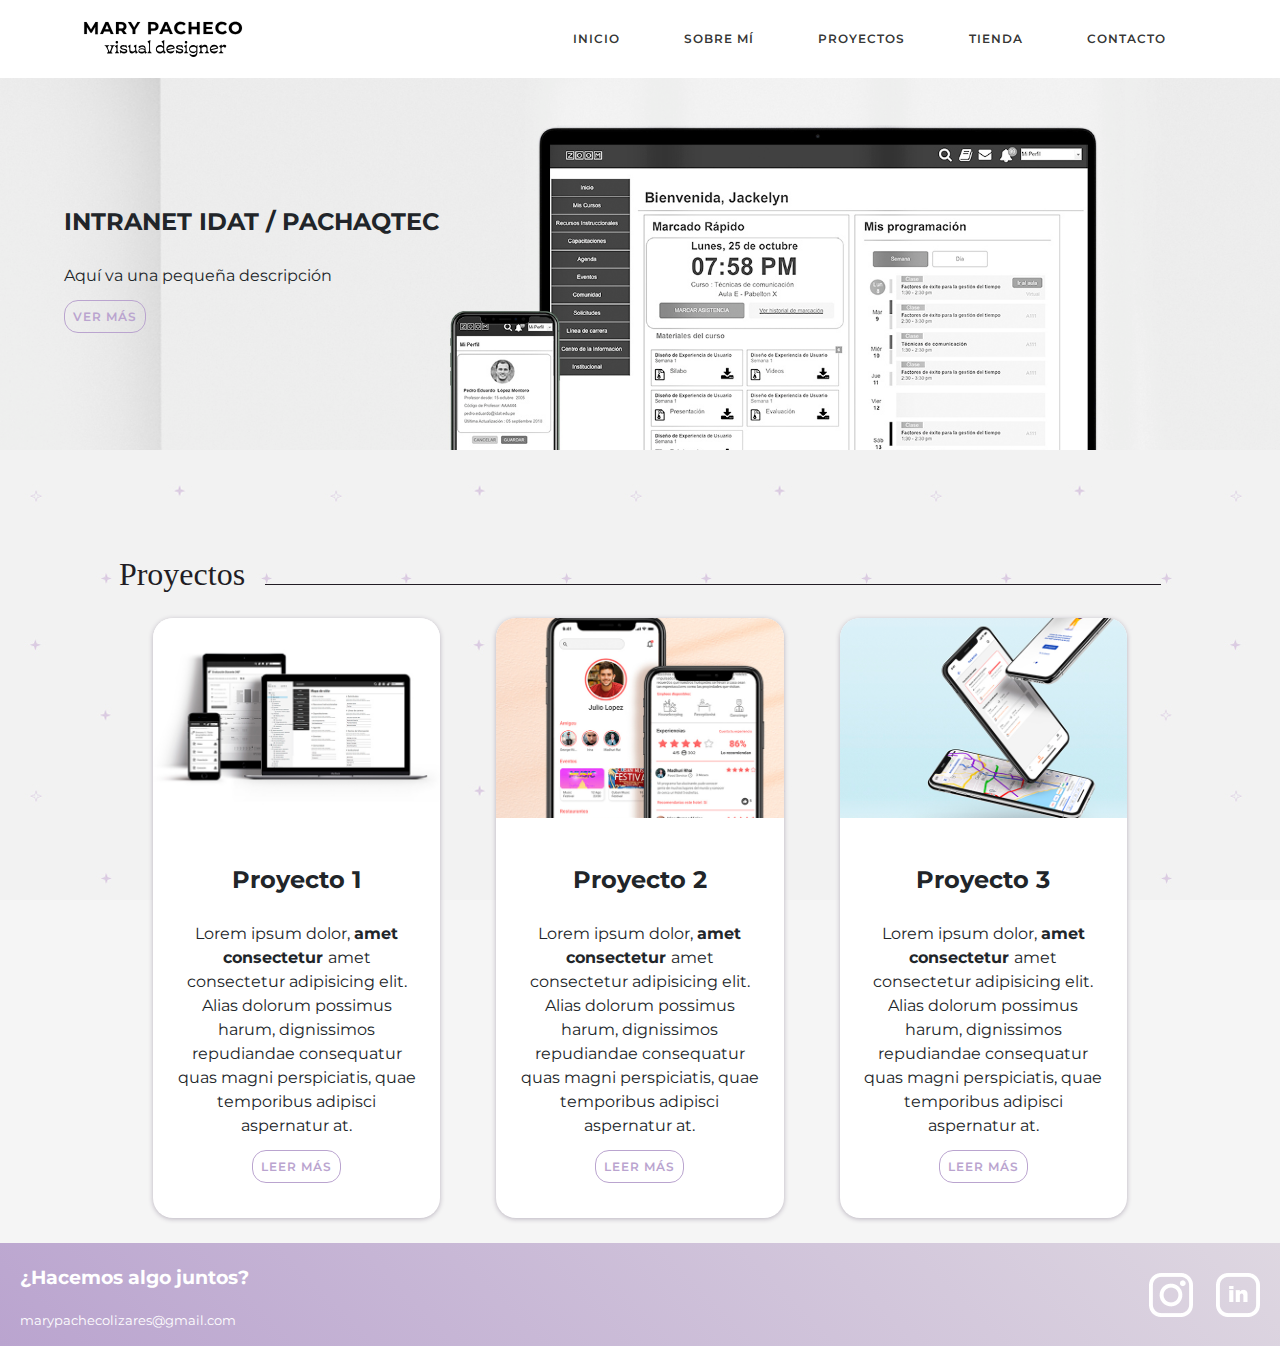
<file: pages/proyectos.html>
<!DOCTYPE html>
<html lang="en">
<head>
    <meta charset="UTF-8">
    <meta http-equiv="X-UA-Compatible" content="IE=edge">
    <meta name="viewport" content="width=device-width, initial-scale=1.0">
      <!------------ etiqueta -------------------------------------->
      <meta name="Keywords"  content="Portafolio UX/UI, Diseñadora UX/UI, diseñador perú, ux/ui perú, mary pacheco">
      <meta name="description" content="En esta sección encontrarás mis trabajos más recientes de UX/UI"> 
    <!------------ CSS  -------------------------------------->
 
    <link rel="stylesheet" href="../css/bootstrap.css">
    <link rel="stylesheet" href="../css/main.css">

    <!------------ FONTS  -------------------------------------->
    <link rel="preconnect" href="https://fonts.googleapis.com">
    <link rel="preconnect" href="https://fonts.gstatic.com" crossorigin>
    <link href="https://fonts.googleapis.com/css2?family=EB+Garamond:ital,wght@1,400;1,500&family=Montserrat:ital,wght@0,400;0,600;0,700;0,900;1,600;1,700&display=swap" rel="stylesheet">
   <!------------ FAVICON  -------------------------------------->
    <link rel="shortcut icon" href="../public/img/mary_pacheco_favicon.png" type="image/x-icon">
    <!------------ Title  -------------------------------------->
    <title>Mary Pacheco | Proyectos</title>
</head>
<body> 
    <!------------NAVEGACIÓN -->

    <header>
        <nav class="navbar navbar-expand-lg navbar-light fixed-top py-3" data-navbar-on-scroll="data-navbar-on-scroll">
            <div class="container"><a class="navbar-brand" href="../index.html"><img src="../public/img/logo_mary-02.svg" height="40" alt="mary pacheco visual designer" /></a>
                <button class="navbar-toggler" type="button" data-bs-toggle="collapse" data-bs-target="#navbarSupportedContent" ><span class="navbar-toggler-icon"> </span></button>
                <div class="collapse navbar-collapse mt-4 mt-lg-0" id="navbarSupportedContent">
                    <ul class="navbar-nav ms-auto pt-2 pt-lg-0 font-base align-items-lg-center align-items-start">
                        <li class="nav-item px-3 px-xl-4"><a class="nav-link fw-medium" href="../index.html">Inicio</a></li>
                        <li class="nav-item px-3 px-xl-4"><a class="nav-link fw-medium" href="about.html">Sobre mí</a></li>
                        <li class="nav-item px-3 px-xl-4"><a class="nav-link fw-medium" href="proyectos.html">Proyectos</a></li>
                        <li class="nav-item px-3 px-xl-4"><a class="nav-link fw-medium" href="market.html">Tienda</a></li>
                        <li class="nav-item px-3 px-xl-4"><a class="nav-link fw-medium" href="contacto.html">Contacto</a></li>
                    </ul>
                </div>
            </div>
        </nav>
    </header>
        

    <main>
        <div"> 
            <DIV class="banner-proyecto"> 
                
                <img src="../public/img/proyecto_banner.jpg" alt=""> 
                <div class="texto-imagen" > <h3 > INTRANET IDAT / PACHAQTEC</h3>
                    <p>Aquí va una pequeña descripción</p>
                    <a href="proyectos-interna.html" class="border-button" > Ver Más </a></div>
                
            </DIV>
            
        </div> 

        <div class="">
            <h2 class="div-title">Proyectos</h2>
            <div class="content"> 

                <article class="post">
                    <a href="proyectos-interna.html" > <div class="post-header">
                         <div class="post-img-1"></div></a>
                    </div>
                    <div class="post-body">
                        <h3>Proyecto 1 </h3>
                        <p>Lorem ipsum dolor, <strong> amet consectetur </strong> amet consectetur adipisicing elit. Alias dolorum possimus harum, dignissimos repudiandae consequatur quas magni perspiciatis, quae temporibus adipisci aspernatur at. </p>
                        <a href="proyectos-interna.html" class="border-button" > Leer Más </a>
                    </div>
                </article>

                <article class="post">
                    <a href="proyectos-interna.html" > <div class="post-header">
                        <div class="post-img-2"></div></a>
                    </div>
                    <div class="post-body">
                        <h3>Proyecto 2 </h3>
                        <p>Lorem ipsum dolor, <strong> amet consectetur </strong> amet consectetur adipisicing elit. Alias dolorum possimus harum, dignissimos repudiandae consequatur quas magni perspiciatis, quae temporibus adipisci aspernatur at. </p>
                        <a href="proyectos-interna.html" class="border-button" > Leer Más </a>
                    </div>
                </article>

                <article class="post">
                    <a href="proyectos-interna.html" > <div class="post-header">
                        <div class="post-img-3"></div>
                    </div> </a>
                    <div class="post-body">
                        <h3>Proyecto 3 </h3>
                        <p>Lorem ipsum dolor, <strong> amet consectetur </strong> amet consectetur adipisicing elit. Alias dolorum possimus harum, dignissimos repudiandae consequatur quas magni perspiciatis, quae temporibus adipisci aspernatur at. </p>
                        <a href="proyectos-interna.html" class="border-button" > Leer Más </a>
                    </div>
                </article>
                
            </div>
    </main>


    <footer>   
        <div class="div-footer">
            <div>
                <h3> ¿Hacemos algo juntos?</h4>
                <p> marypachecolizares@gmail.com</p>

            </div> 
            <div>
                <a href="https://www.instagram.com/estoypacheco/?hl=es-la" target="_blank"><img src="../public/img/instagram.png" alt="instagram"></a>
                <a href=https://www.linkedin.com/in/marypachecolizares/ target="_blank"><img src="../public/img/linkedin.png" alt="linkedin"></a>
            </div>
            
        </div> 
    </footer>
    
</body>
</html>
</file>
<file: css/main.css>
@charset "UTF-8";
.menu li {
  display: inline-block; }

.menu li a {
  display: block;
  padding: 8px;
  margin: 10px 8px;
  text-decoration: none;
  font-family: 'Montserrat';
  font-weight: 600;
  font-size: 12px;
  text-transform: uppercase;
  letter-spacing: 1px;
  border-radius: 20px;
  border: 1.8px solid #BAA4CF;
  color: #BAA4CF; }

.menu li a:hover {
  color: #ffffff;
  background: linear-gradient(45deg, #BAA4CF, #DED7E1); }

/********************** Media Query *********************/
@media (max-width: 850px) {
  .content {
    grid-template-columns: 1fr 1fr; }
  .banner-proyecto img {
    height: 100%;
    width: 150%;
    margin-bottom: 30px; } }

@media (max-width: 620px) {
  .content {
    grid-template-columns: 1fr; }
  h2 {
    text-align: center;
    display: block; }
  h2:after {
    display: none !important; }
  /* ****************** MEDIA ABOUT */
  .about-grid {
    grid-template-areas: 'about-left' 'about-content' 'about-content-dos' 'about-left-dos'; }
  .about-left {
    width: 60vw;
    align-items: center;
    margin: 150PX AUTO 20PX AUTO; }
  .about-content {
    width: 65vw;
    margin: auto; }
  .about-content-dos {
    width: 65vw; }
  /* ****************** MEDIA Proyectos */
  .banner-proyecto {
    margin-top: 180px;
    height: 40vh; }
  .banner-proyecto img {
    height: 100%;
    width: 150%;
    background-size: cover;
    background-position: center; }
  .texto-imagen {
    top: 60px; } }

body {
  background-color: #F5F5F5;
  font-family: 'Goudy Bookletter 1911', serif;
  font-family: 'Montserrat', sans-serif;
  margin: 0;
  background-image: url("../public/img/bg_marypacheco.jpg");
  background-attachment: fixed; }

h1 {
  background: linear-gradient(45deg, #BAA4CF, #DED7E1);
  -webkit-background-clip: text;
  background-clip: text;
  color: transparent;
  font-size: 2.5em; }

h2 {
  font-size: 2em;
  font-family: 'Goudy Bookletter 1911', serif;
  color: #221d24;
  margin: 0;
  display: inline-block;
  width: 100vw;
  text-align: center;
  padding-top: 5vh; }

h3 {
  font-size: 1.5em; }

h4 {
  color: #221d24;
  font-size: 1.2em;
  font-family: 'Eb Garamond';
  font-weight: 600; }

h2:after {
  content: "";
  display: inline-block;
  width: 70vw;
  height: 1px;
  margin-left: 20px;
  background: #221d24;
  right: 0;
  top: 50%;
  text-align: right; }

.logo-nav {
  display: flex;
  justify-content: space-between;
  align-items: center;
  width: 95%;
  margin: 0 auto; }

.header {
  list-style: none;
  padding: 0;
  background-color: #FFF;
  position: fixed;
  top: 0;
  left: 0;
  width: 100%;
  z-index: 100; }

.tienda {
  margin: auto;
  align-items: center;
  padding: 35px;
  border: solid #DED7E1 5px;
  background-color: #ffffff; }
  .tienda li {
    list-style: square; }
    .tienda li a {
      padding: 35px;
      font-family: 'Montserrat', sans-serif;
      font-weight: 600;
      font-size: 12px;
      color: #BAA4CF;
      text-transform: uppercase;
      letter-spacing: 1px; }

footer {
  background: linear-gradient(45deg, #BAA4CF, #DED7E1);
  font-size: 0.8em;
  color: white;
  bottom: 0;
  left: 0;
  width: 100%; }

.div-footer {
  display: flex;
  justify-content: space-between;
  align-items: center;
  padding-left: 20px; }
  .div-footer a {
    padding: 0 20px 0 0; }

.border-button {
  font-family: 'Montserrat';
  font-weight: 600;
  font-size: 12px;
  letter-spacing: 1px;
  border-radius: 14px;
  border: 1.8px solid #BAA4CF;
  padding: 8px;
  text-decoration: none;
  width: fit-content;
  color: #BAA4CF;
  text-align: left;
  text-transform: uppercase; }
  .border-button:hover {
    color: #ffffff;
    background: linear-gradient(45deg, #BAA4CF, #DED7E1);
    border: none; }

.div-main-padre {
  display: flex;
  flex-flow: row wrap;
  justify-content: center;
  align-items: center;
  margin: 20px;
  padding: 100px 0 0 0; }

.div-main-hijo {
  display: inline-block;
  padding: 15px 15px;
  width: 450px;
  text-align: center;
  vertical-align: middle; }

.div-padre {
  display: flex;
  flex-flow: row wrap;
  justify-content: space-around;
  width: 82vw; }

.div-hijo {
  width: 21rem;
  padding: 15px 15px;
  margin: 15px 20px 40px 20px;
  text-align: center; }
  .div-hijo a {
    text-decoration: none;
    font-size: 22px;
    color: #BAA4CF; }
  .div-hijo figure {
    width: 400px;
    height: 400px;
    overflow: hidden;
    cursor: pointer;
    position: relative; }
    .div-hijo figure img {
      width: 100%;
      overflow: hidden;
      cursor: pointer;
      transition: all 500ms ease-out; }
    .div-hijo figure .capa {
      position: absolute;
      top: 0;
      width: 100%;
      height: 100%;
      background-color: rgba(31, 20, 41, 0.6);
      opacity: 0;
      text-align: center;
      color: #ffffff;
      transition: all 500ms ease-out; }
      .div-hijo figure .capa h3 {
        padding: 100px; }
  .div-hijo figure:hover > .capa {
    opacity: 1;
    visibility: visible; }

.content {
  display: grid;
  grid-template-columns: repeat(3, 1fr);
  grid-gap: 0.5vw;
  max-width: 80vw;
  margin: auto; }

.post {
  box-shadow: 0 1px 5px 0px #b8b2bd;
  transition: .2s;
  border-radius: 20px;
  overflow: hidden;
  margin: 25px;
  background: #FFF; }
  .post:hover {
    transform: translateY(-4px);
    box-shadow: 0 2px 8px 2px #b8b2bd; }
  .post a {
    text-decoration: none; }

.post-body {
  padding: 20px 20px 40px 20px;
  text-align: center; }

.post-img-1 {
  background: url(../public/img/proyecto_1.jpg);
  width: 100%;
  height: 200px;
  background-size: cover;
  background-position: center;
  transition: .2s; }

.post-img-2 {
  background: url(../public/img/proyecto_2.jpg);
  width: 100%;
  height: 200px;
  background-size: cover;
  background-position: center;
  transition: .2s; }

.post-img-3 {
  background: url(../public/img/proyecto_3.jpg);
  width: 100%;
  height: 200px;
  background-size: cover;
  background-position: center;
  transition: .2s; }

.post-header {
  width: 100%;
  height: 200px;
  cursor: pointer;
  overflow: hidden; }

.post:hover .post-img-1,
.post:hover .post-img-2,
.post:hover .post-img-3 {
  transform: scale(1.1); }

.tienda-imag-small {
  max-width: 600px;
  width: 100%; }

/********************** Código para AboutMe *********************/
.year {
  font-size: 1em;
  font-family: 'Eb Garamond';
  font-weight: 500; }

.div-main-interno {
  margin-top: 120px; }

.about-grid {
  margin: 0 auto;
  display: grid;
  grid-template-columns: 2fr 4fr;
  grid-gap: 3vw;
  grid-template-areas: 'about-left about-content' 'about-left-dos about-content-dos'; }

.about-left {
  grid-area: about-left;
  width: 20vw;
  margin: 120px AUTO 20px auto;
  text-align: center;
  font-weight: 700; }

.about-content {
  grid-area: about-content;
  width: 50vw;
  background-color: #ffffff;
  padding: 10px 40px 40px;
  margin: 120px 40px 20px;
  align-items: center; }

.about-left-dos {
  grid-area: about-left-dos;
  margin-left: 5vw;
  width: 20vw; }
  .about-left-dos ol {
    list-style: none; }

.about-content-dos {
  grid-area: about-content-dos;
  width: 50vw;
  background-color: #ffffff;
  padding: 10px 40px;
  margin: 20px 40px; }
  .about-content-dos ol {
    list-style: none; }

table td:first-child {
  width: 40vw; }

/********************** Código paraContacto *********************/
.grid-container {
  background-color: #ffffff;
  margin: 140px 50px 50px 50px;
  padding: 20px;
  display: grid;
  grid-template-columns: 1fr 1fr 3fr;
  grid-gap: 5px;
  grid-template-areas: 'datos datos lateral' 'datos datos lateral'; }

.datos {
  grid-area: datos;
  padding: 20px; }

.lateral {
  grid-area: lateral;
  padding: 50px 0 0 0; }

/********************** Código para tienda *********************/
.banner-tienda {
  position: relative;
  overflow: hidden;
  margin-top: 50px;
  height: 30vh;
  width: 100%; }
  .banner-tienda img {
    width: 100%;
    position: relative;
    margin-top: -10; }

.h1-centrado {
  position: absolute;
  text-align: center;
  top: 0px;
  width: 100%;
  height: 100%;
  background-color: rgba(31, 20, 41, 0.6);
  padding: 8vh; }

/********************** Código para proyectos *********************/
.banner-proyecto {
  position: relative;
  overflow: hidden;
  margin-bottom: 60px;
  height: 50vh; }
  .banner-proyecto img {
    overflow: hidden;
    width: 100%;
    margin-top: -10; }

.texto-imagen {
  position: absolute;
  text-align: left;
  top: 180px;
  width: 35vw;
  height: 100%;
  left: 5%; }

.proyecto-content {
  width: 80vw;
  background-color: #ffffff;
  padding: 30px 40px 40px;
  margin: auto;
  margin-bottom: 20px;
  align-items: center;
  display: flex;
  justify-content: space-between;
  align-items: center;
  padding-left: 20px; }

.product-wap {
  box-shadow: 0px 5px 10px 0px rgba(0, 0, 0, 0.1); }
  .product-wap .product-color-dot.color-dot-black {
    background: #000000; }

.card.product-wap .card .product-overlay {
  background: rgba(0, 0, 0, 0.2);
  visibility: hidden;
  opacity: 0;
  transition: .3s; }

.card.product-wap:hover .card .product-overlay {
  visibility: visible;
  opacity: 1; }

.card.product-wap a {
  color: #BAA4CF;
  font-size: 1.2em; }

#carousel-related-product .slick-slide:focus {
  outline: none !important; }

#carousel-related-product .slick-dots li button:before {
  font-size: 15px;
  margin-top: 20px; }

.menu-activo {
  color: #BAA4CF !important; }

/********************** Media Query *********************/
@media (max-width: 800px) {
  .content {
    grid-template-columns: 1fr 1fr; }
  .banner-proyecto img {
    height: 100%;
    width: 150%;
    margin-bottom: 30px; } }

@media (max-width: 620px) {
  .content {
    grid-template-columns: 1fr; }
  h2 {
    text-align: center;
    display: block; }
  h2:after {
    display: none !important; }
  /* ****************** MEDIA ABOUT */
  .about-grid {
    grid-template-areas: 'about-left' 'about-content' 'about-content-dos' 'about-left-dos'; }
  .about-left {
    width: 60vw;
    align-items: center;
    margin: 150PX AUTO 20PX AUTO; }
  .about-content {
    width: 65vw;
    margin: auto; }
  .about-content-dos {
    width: 65vw; }
  /* ****************** MEDIA Proyectos */
  .banner-proyecto {
    margin-top: 180px;
    height: 40vh; }
    .banner-proyecto img {
      height: 100%;
      width: 150%;
      background-size: cover;
      background-position: center; }
  .texto-imagen {
    top: 60px; } }
</file>
